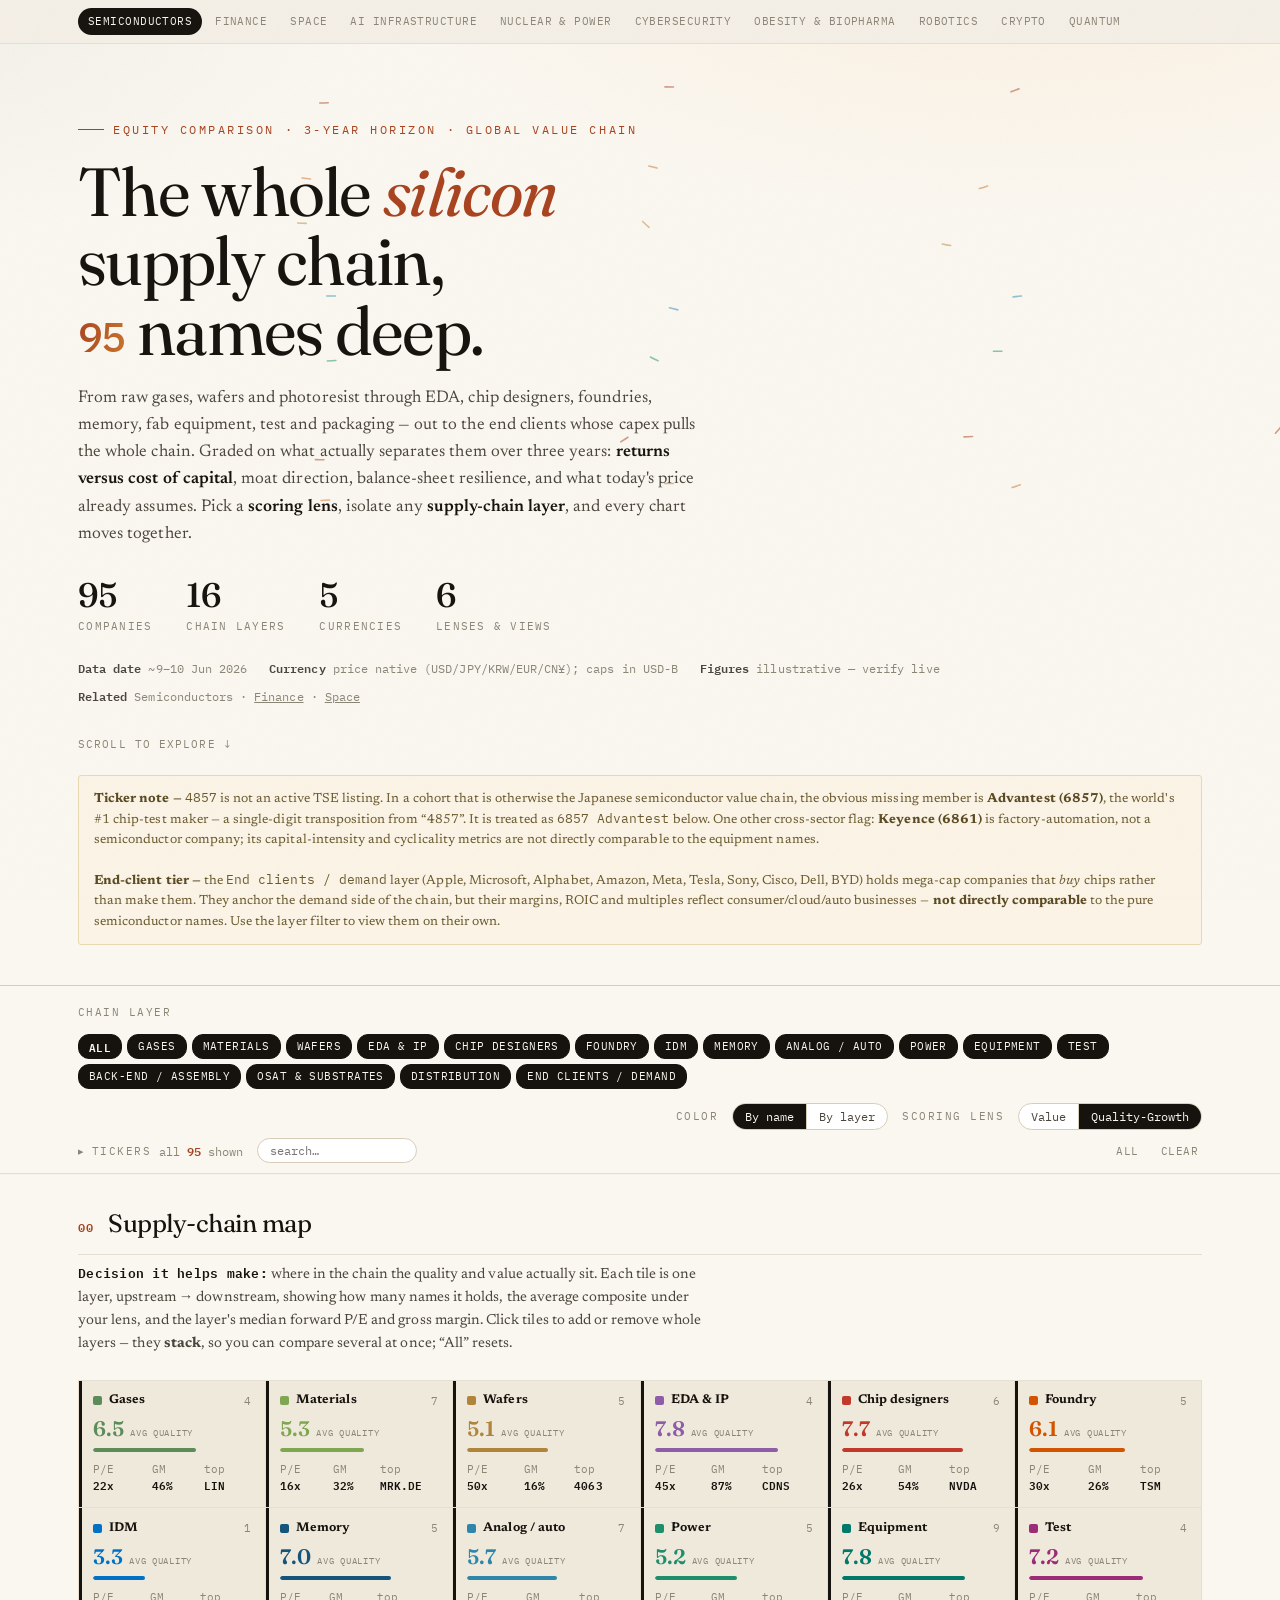
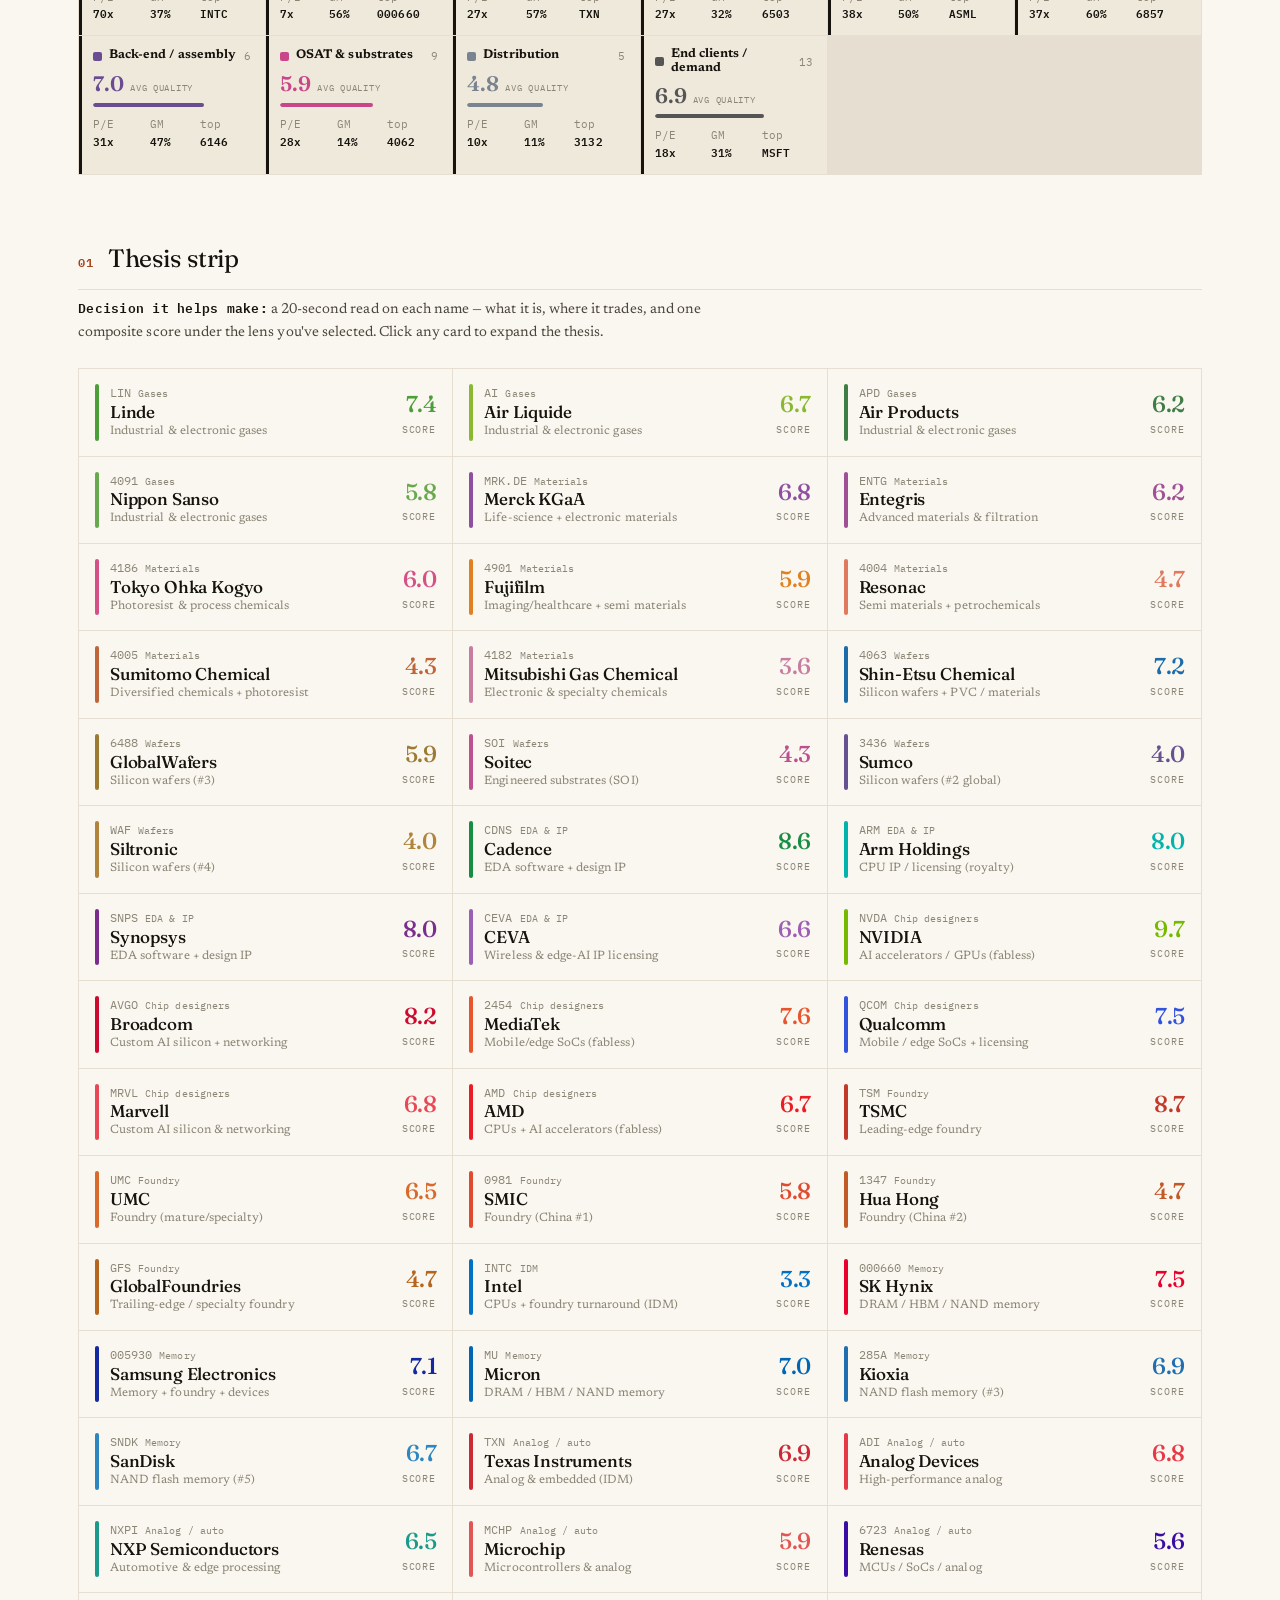
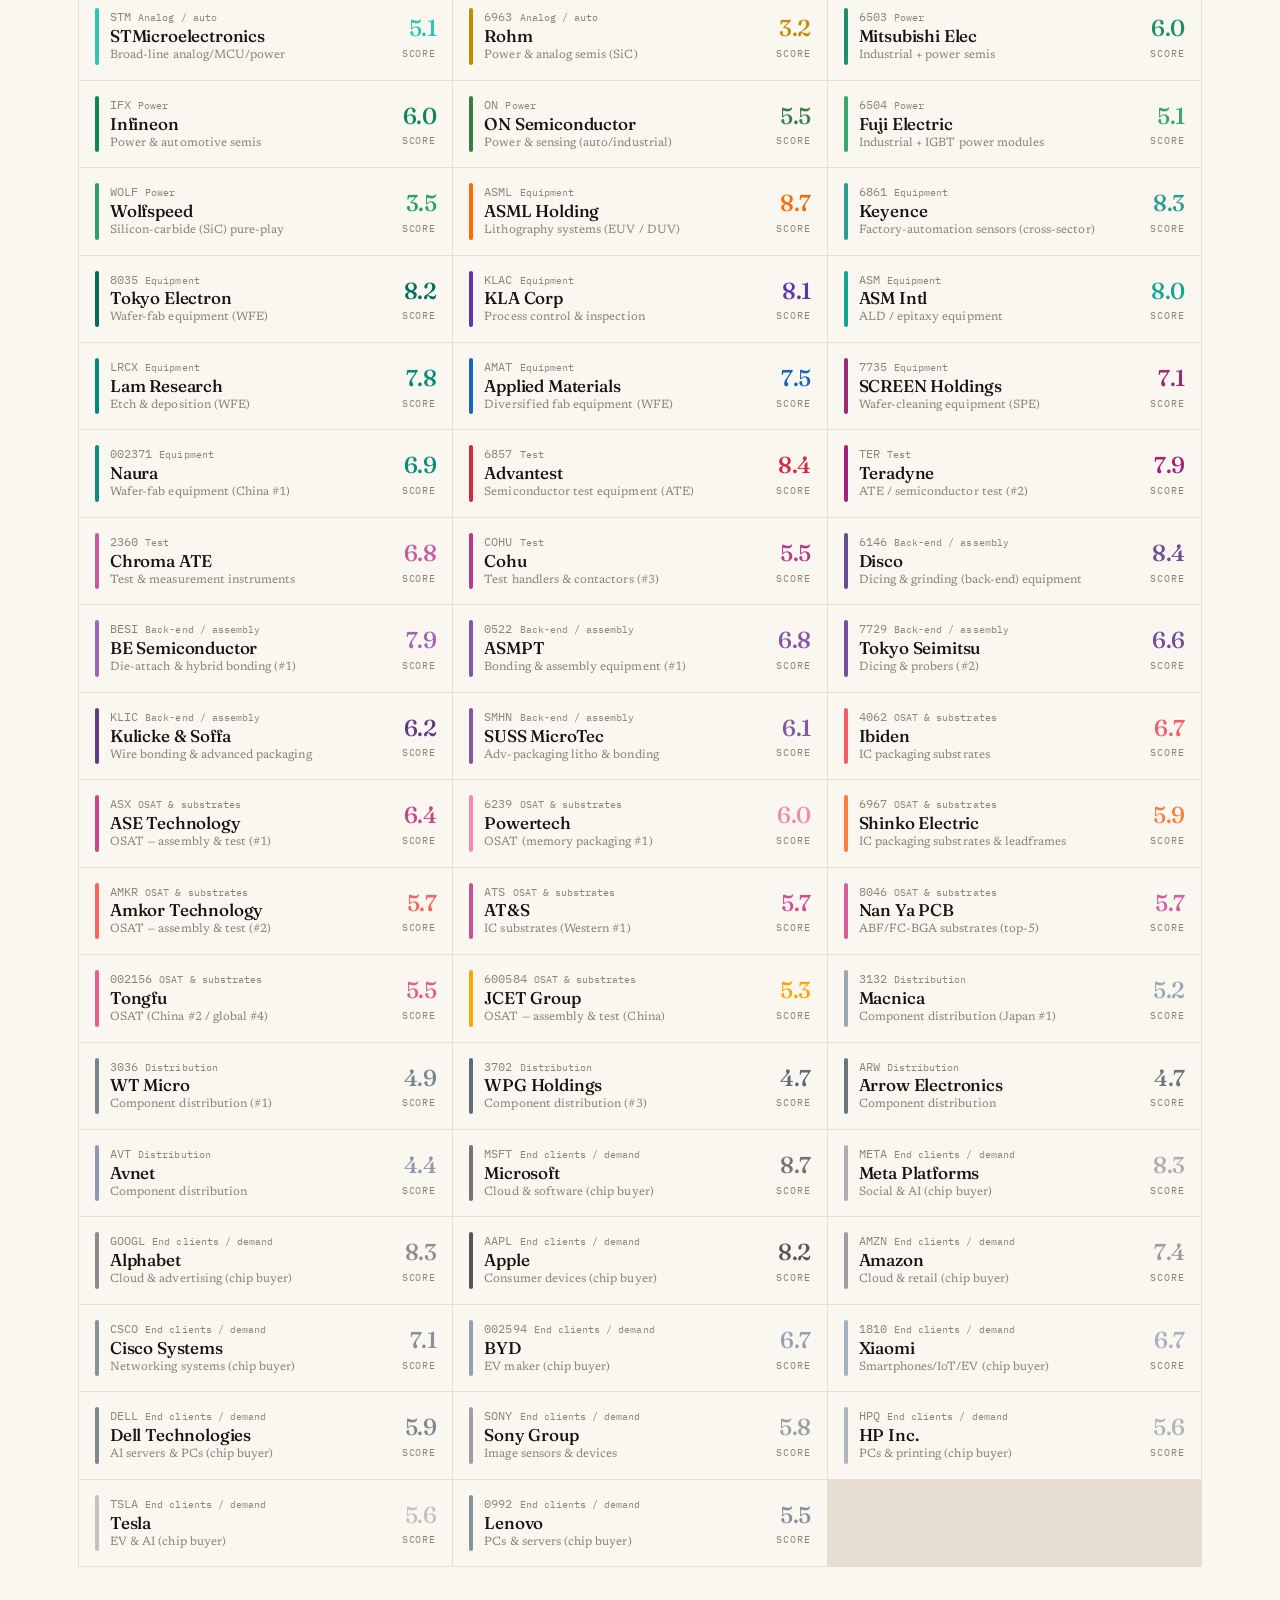
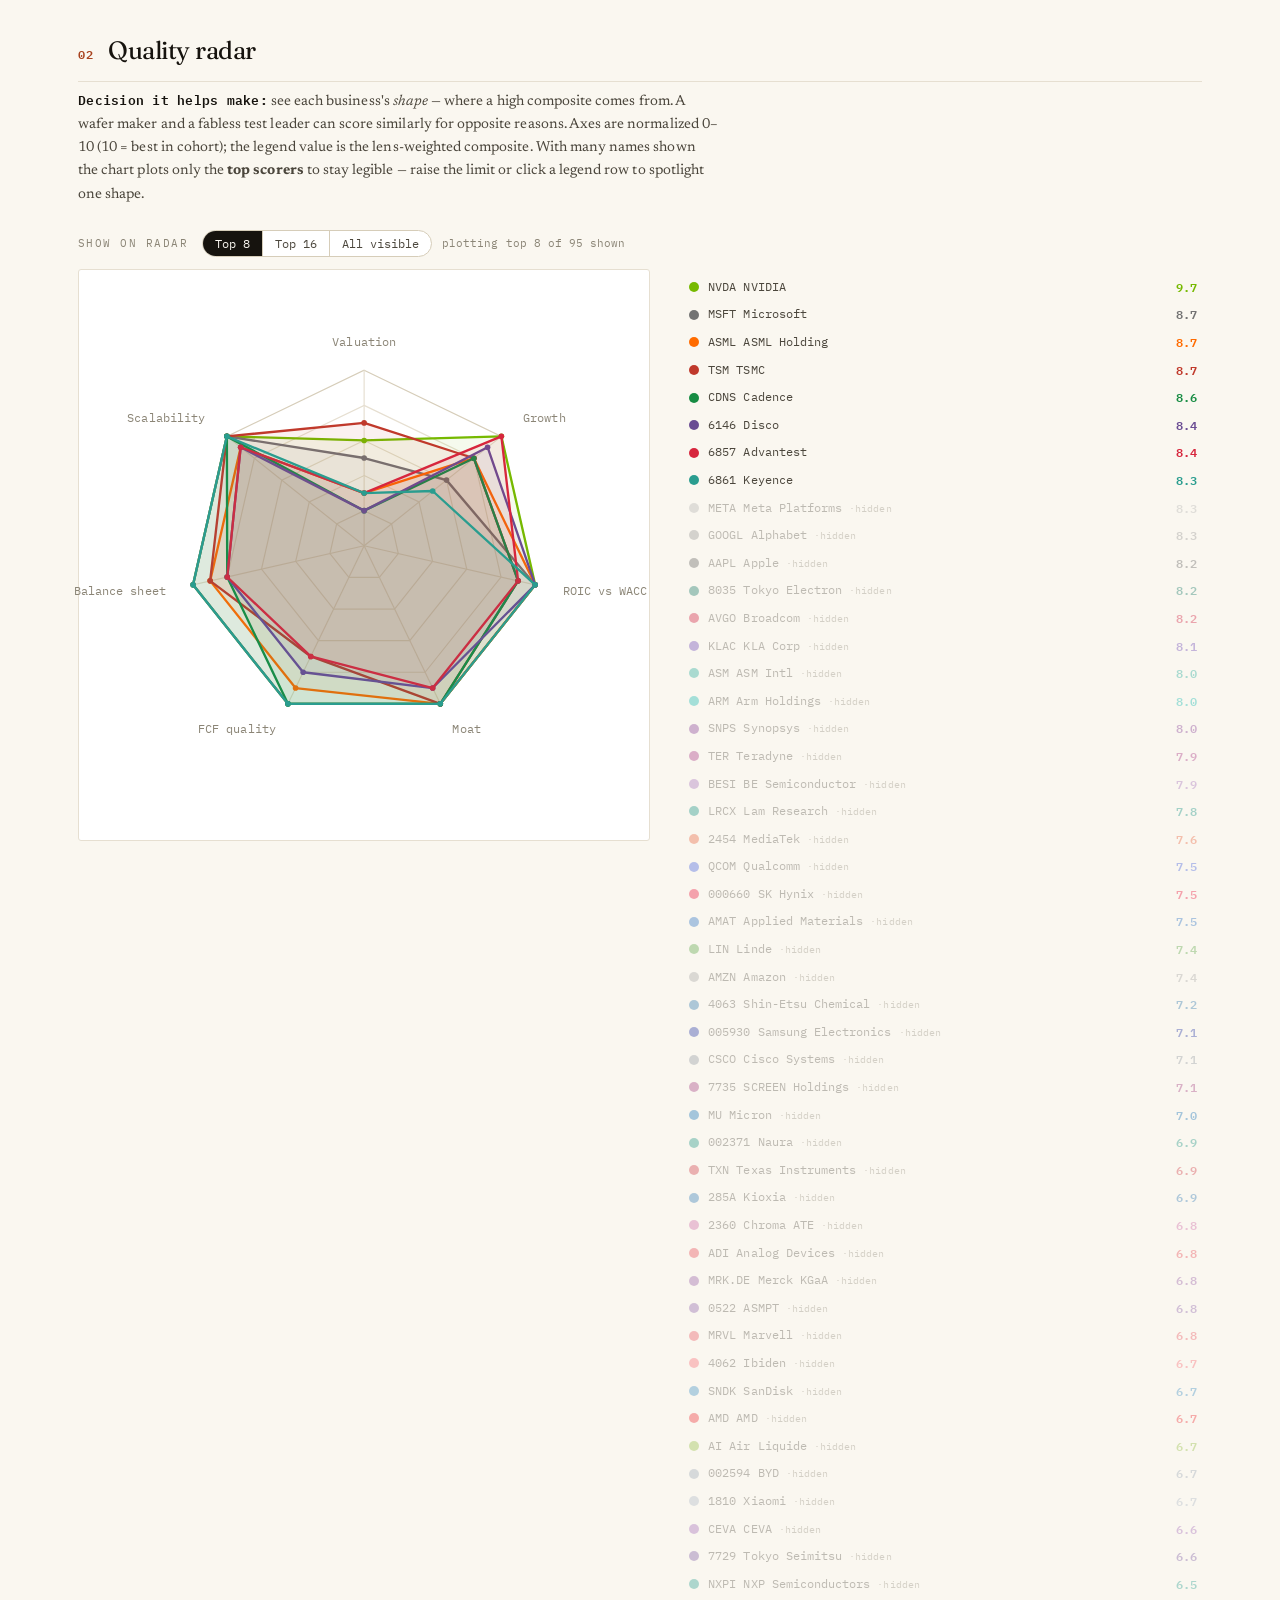
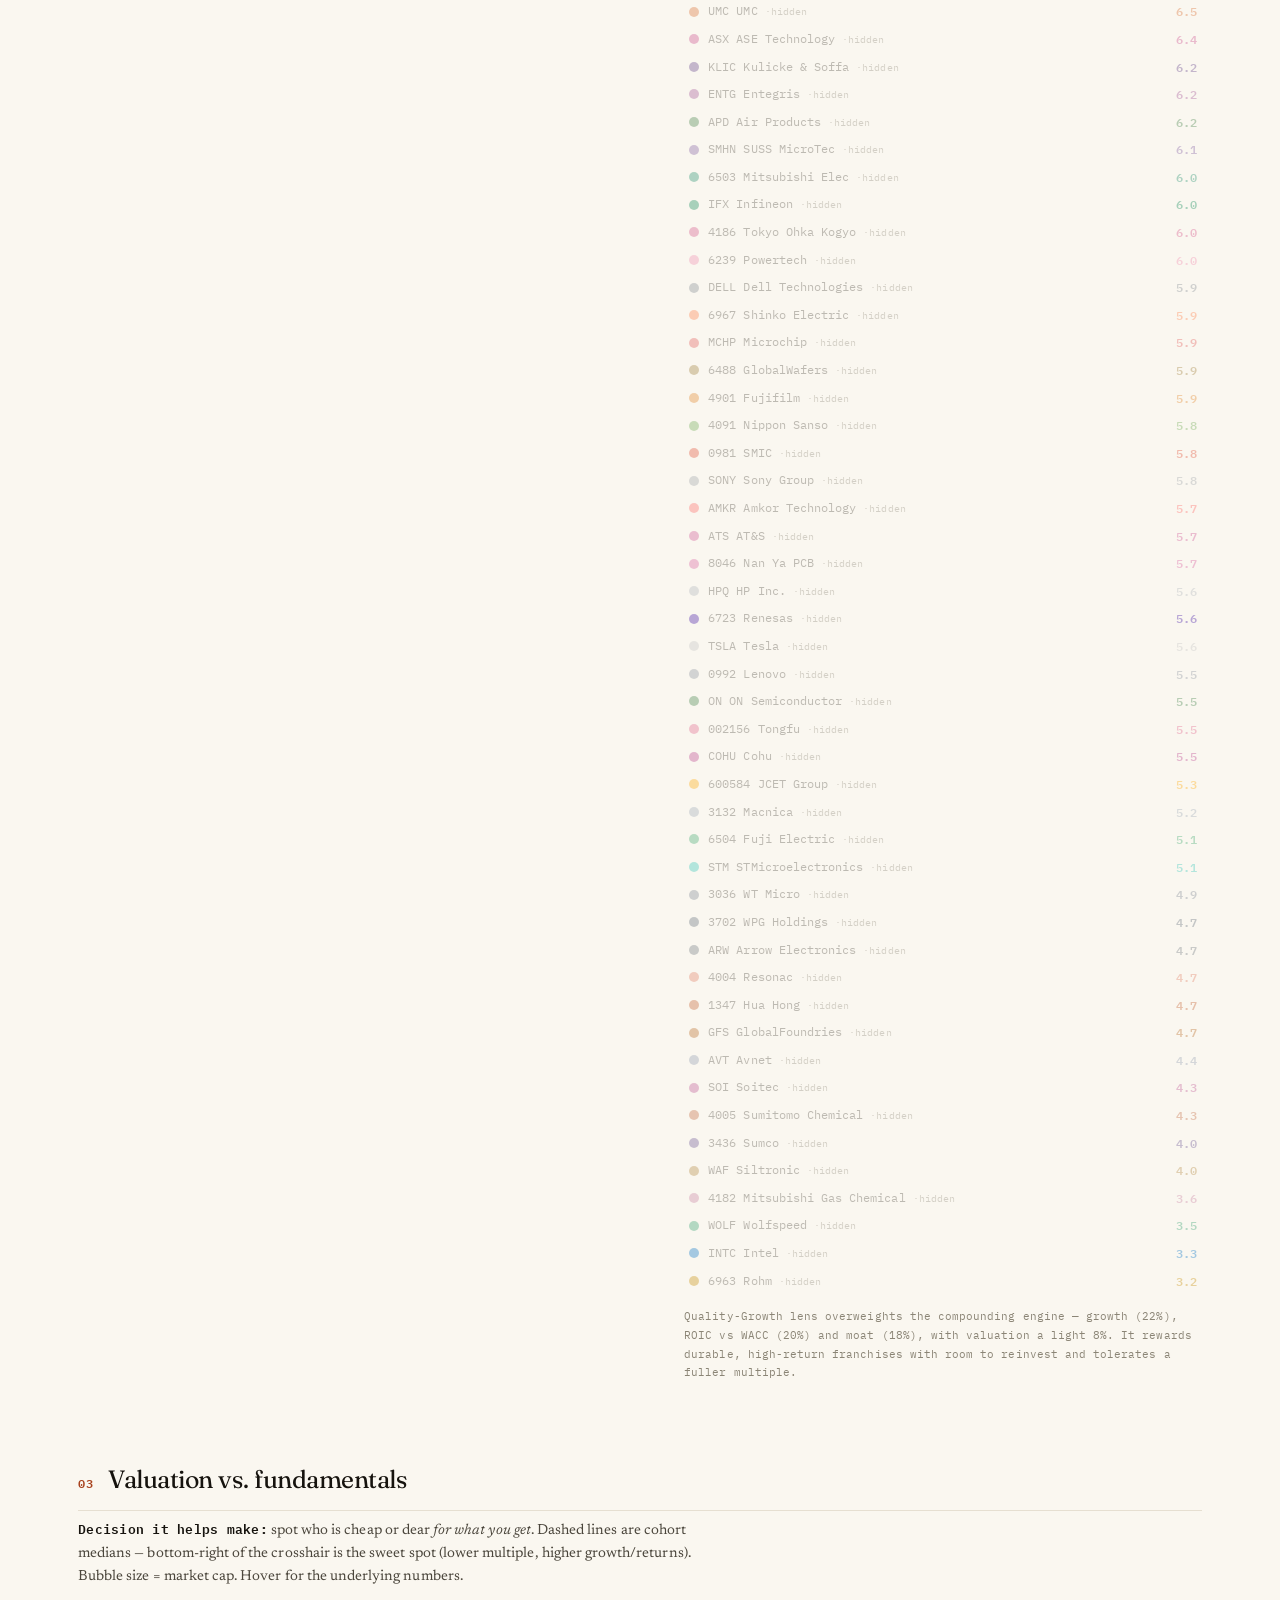
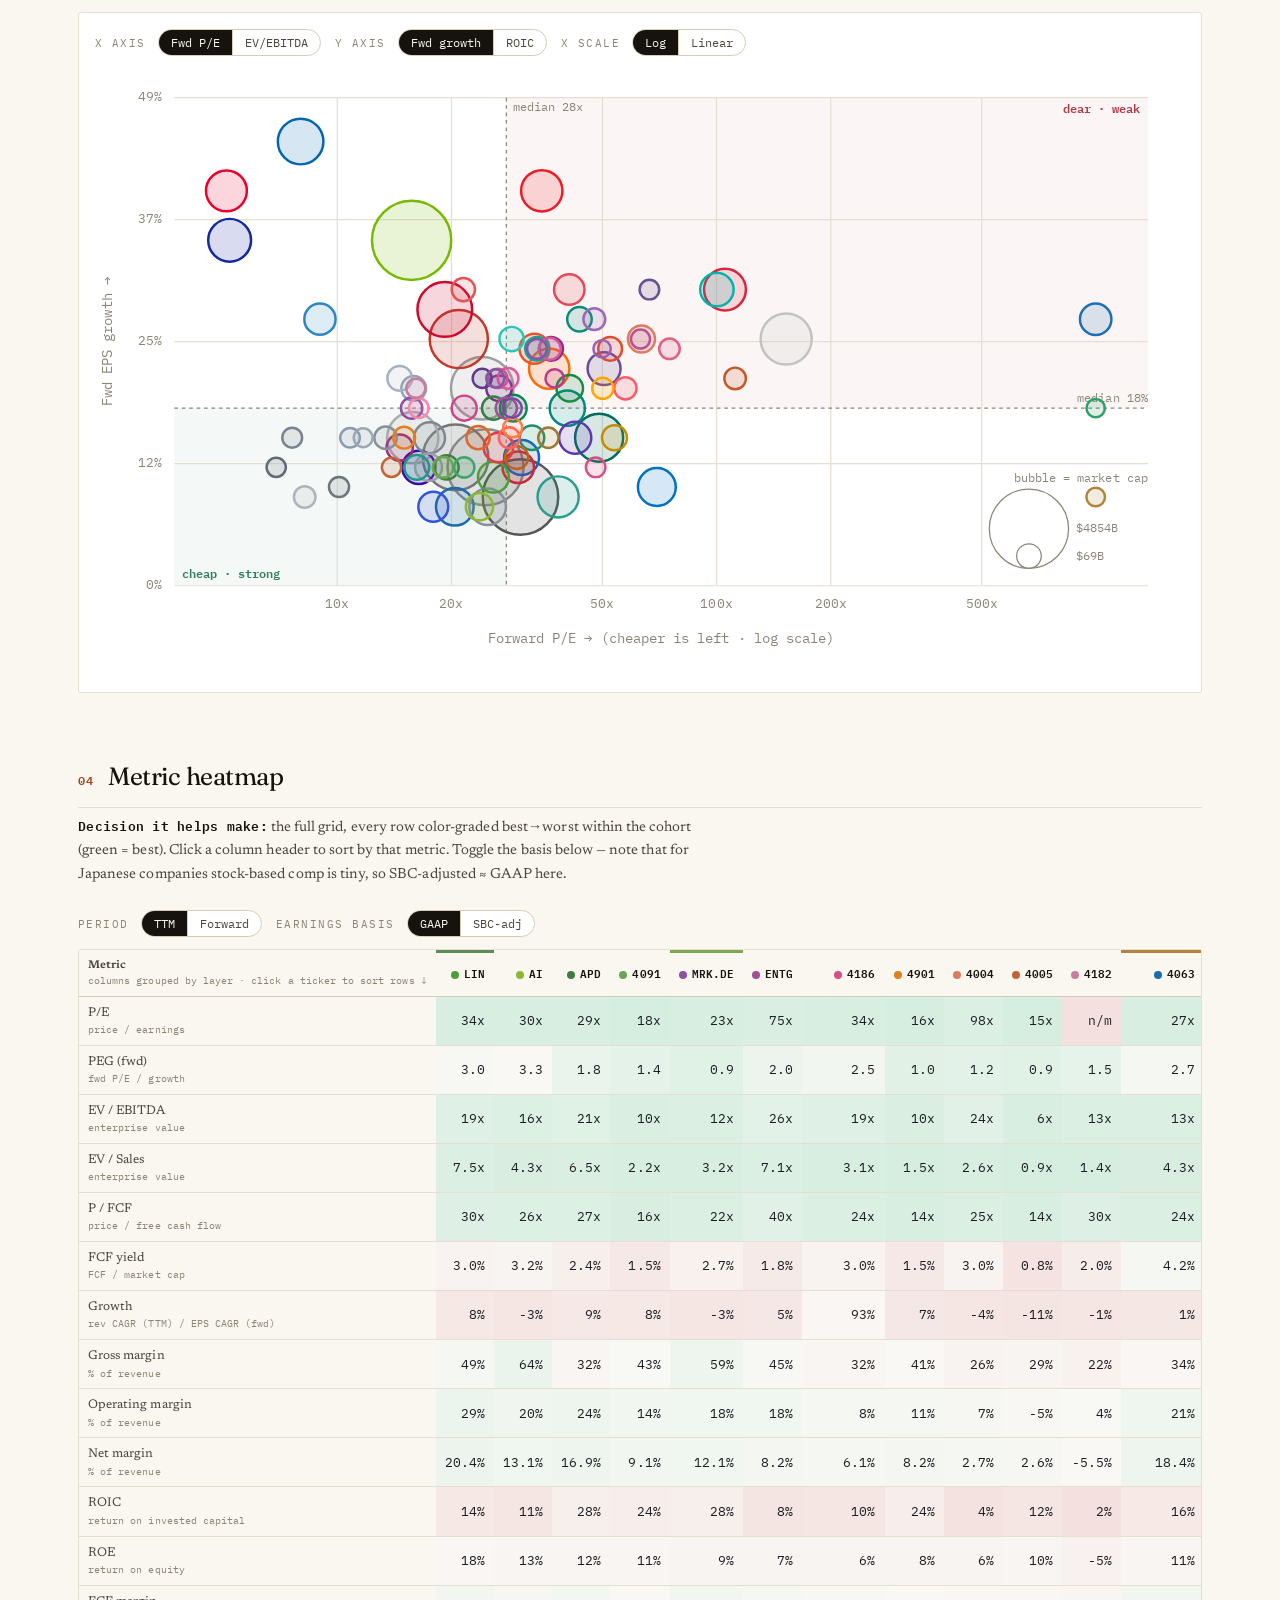
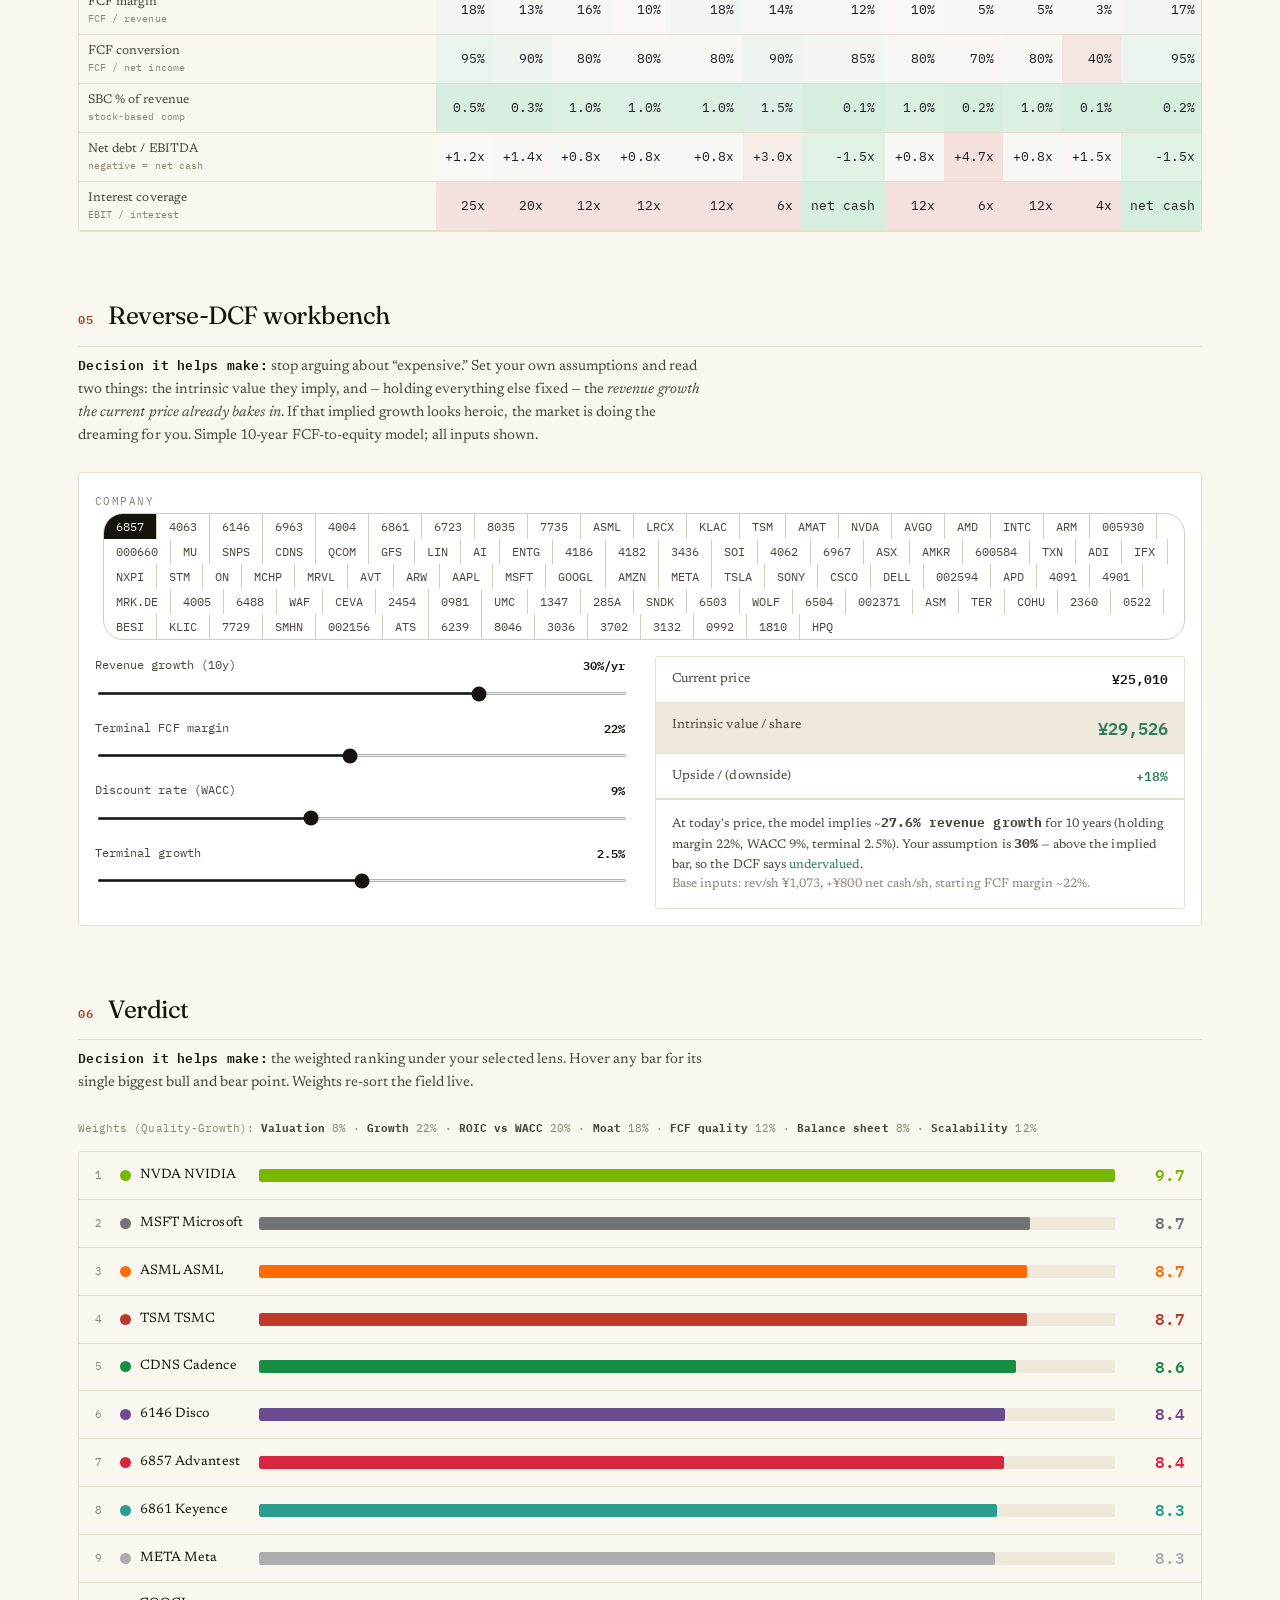
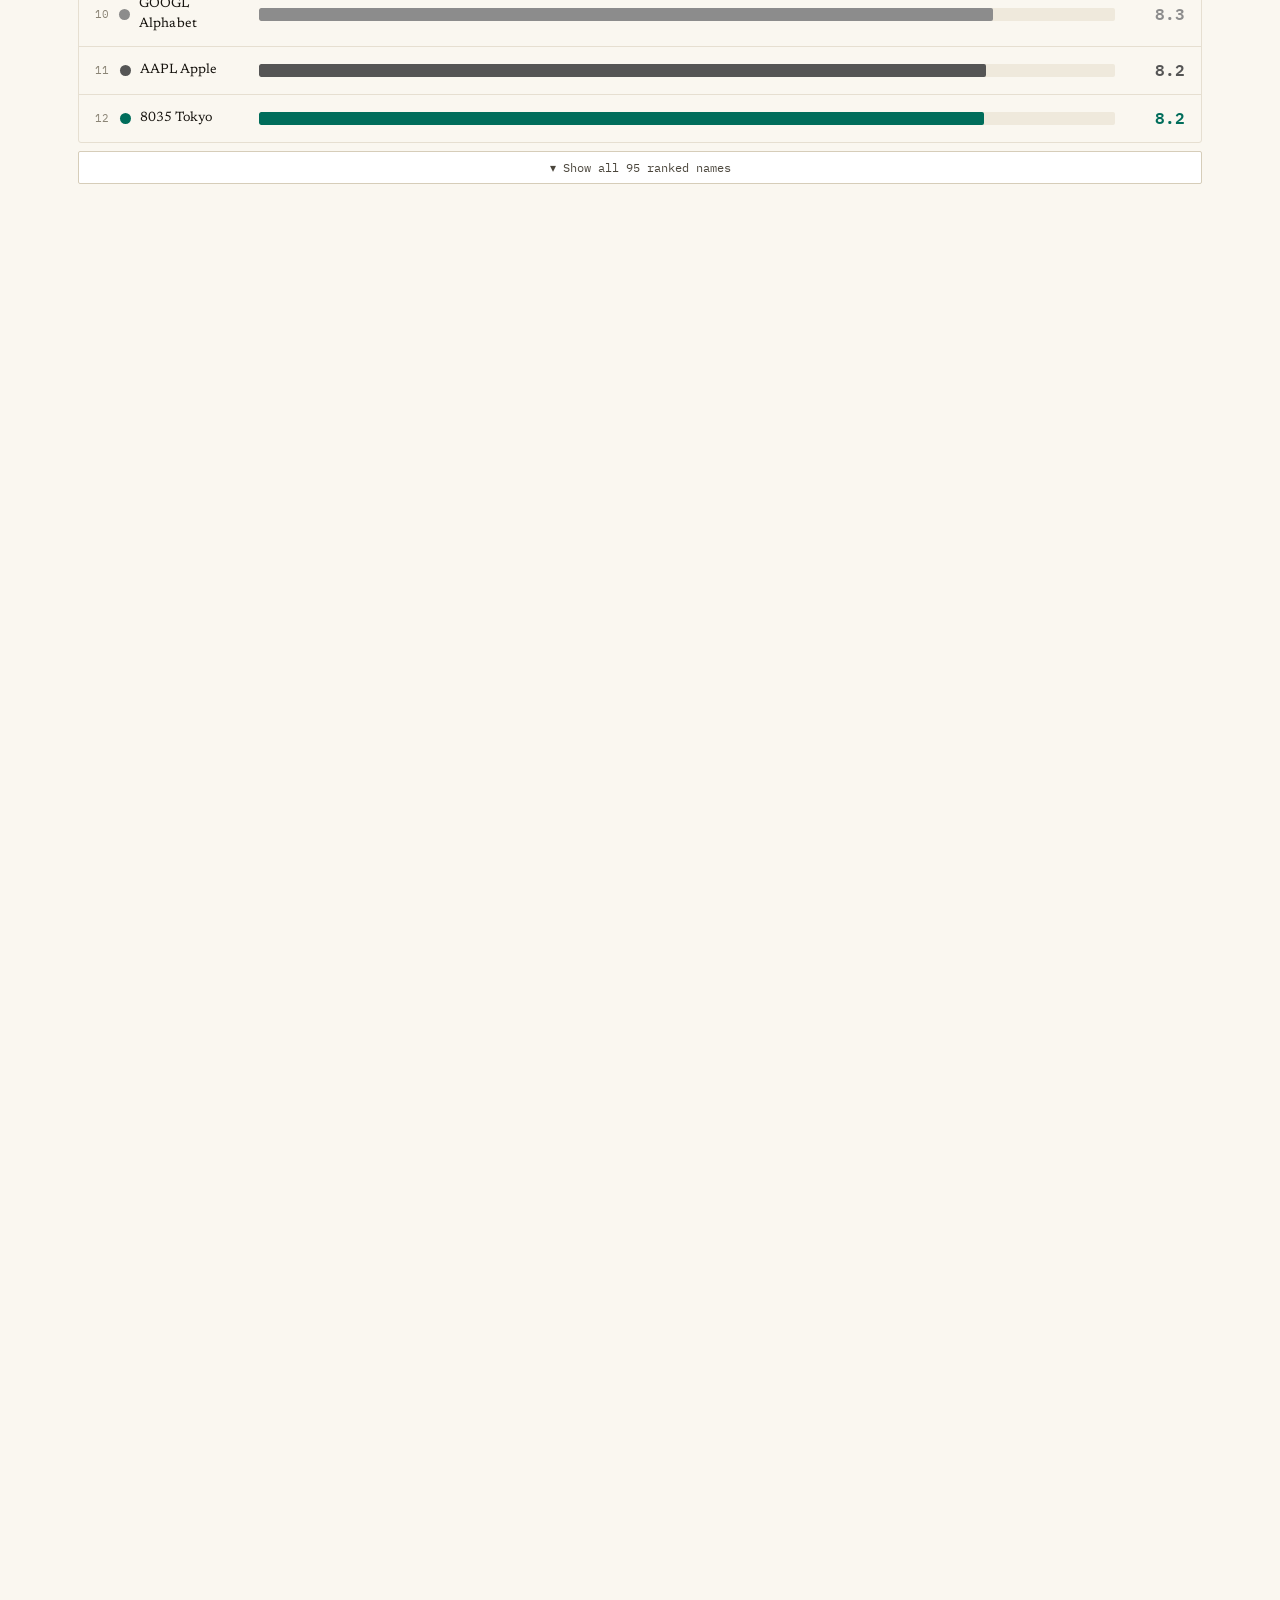
<file: index.html>
<!DOCTYPE html>
<html lang="en">
<head>
<meta charset="utf-8">
<meta name="viewport" content="width=device-width, initial-scale=1">
<title>Global Semiconductor Value Chain — 3-Year Comparison</title>
<link rel="preconnect" href="https://fonts.googleapis.com">
<link rel="preconnect" href="https://fonts.gstatic.com" crossorigin>
<link href="https://fonts.googleapis.com/css2?family=Fraunces:ital,opsz,wght@0,9..144,400;0,9..144,500;0,9..144,600;1,9..144,400&family=Newsreader:ital,opsz@0,6..72;1,6..72&family=IBM+Plex+Mono:wght@400;500;600&display=swap" rel="stylesheet">
<link rel="stylesheet" href="assets/styles.css">
</head>
<body>
<!-- Thin shell: the data file sets window.CONFIG, the shared engine renders it. -->
<script src="data/semiconductors.js"></script>
<script src="assets/engine.js"></script>
</body>
</html>
</file>
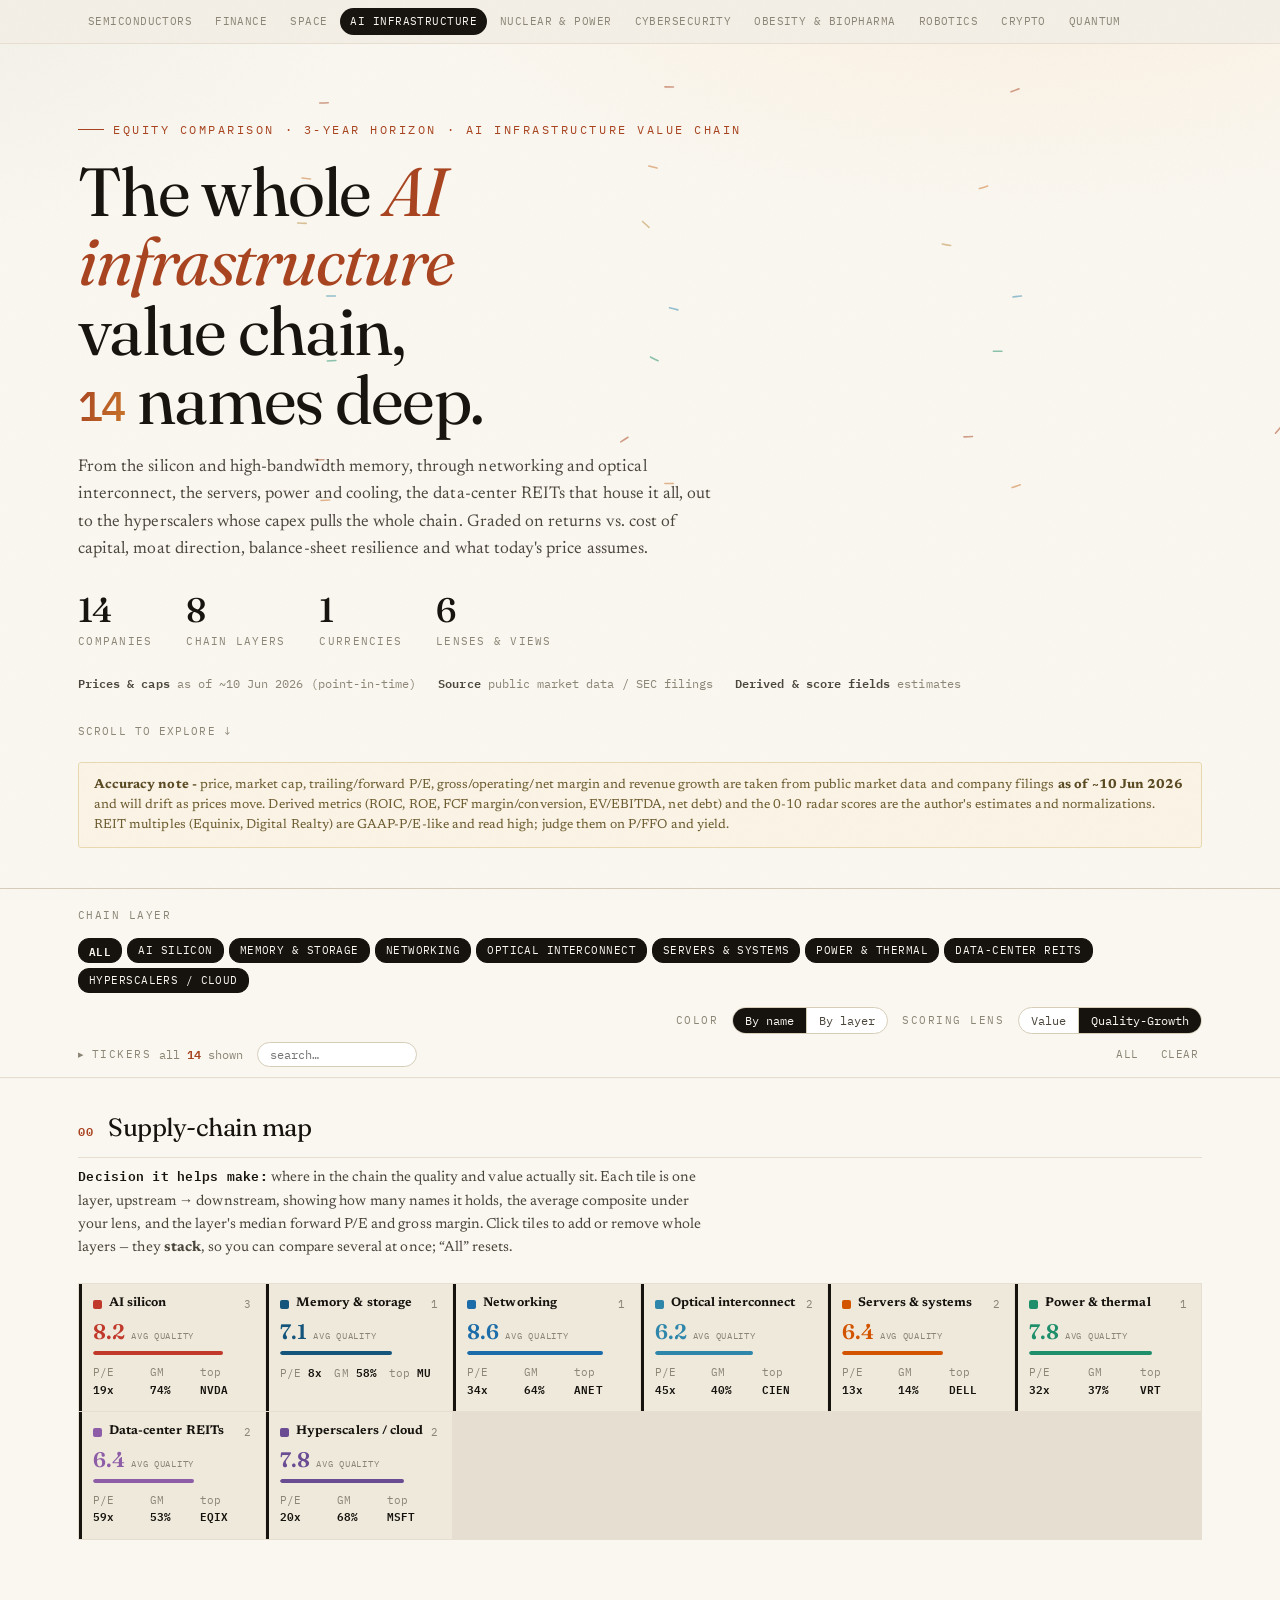
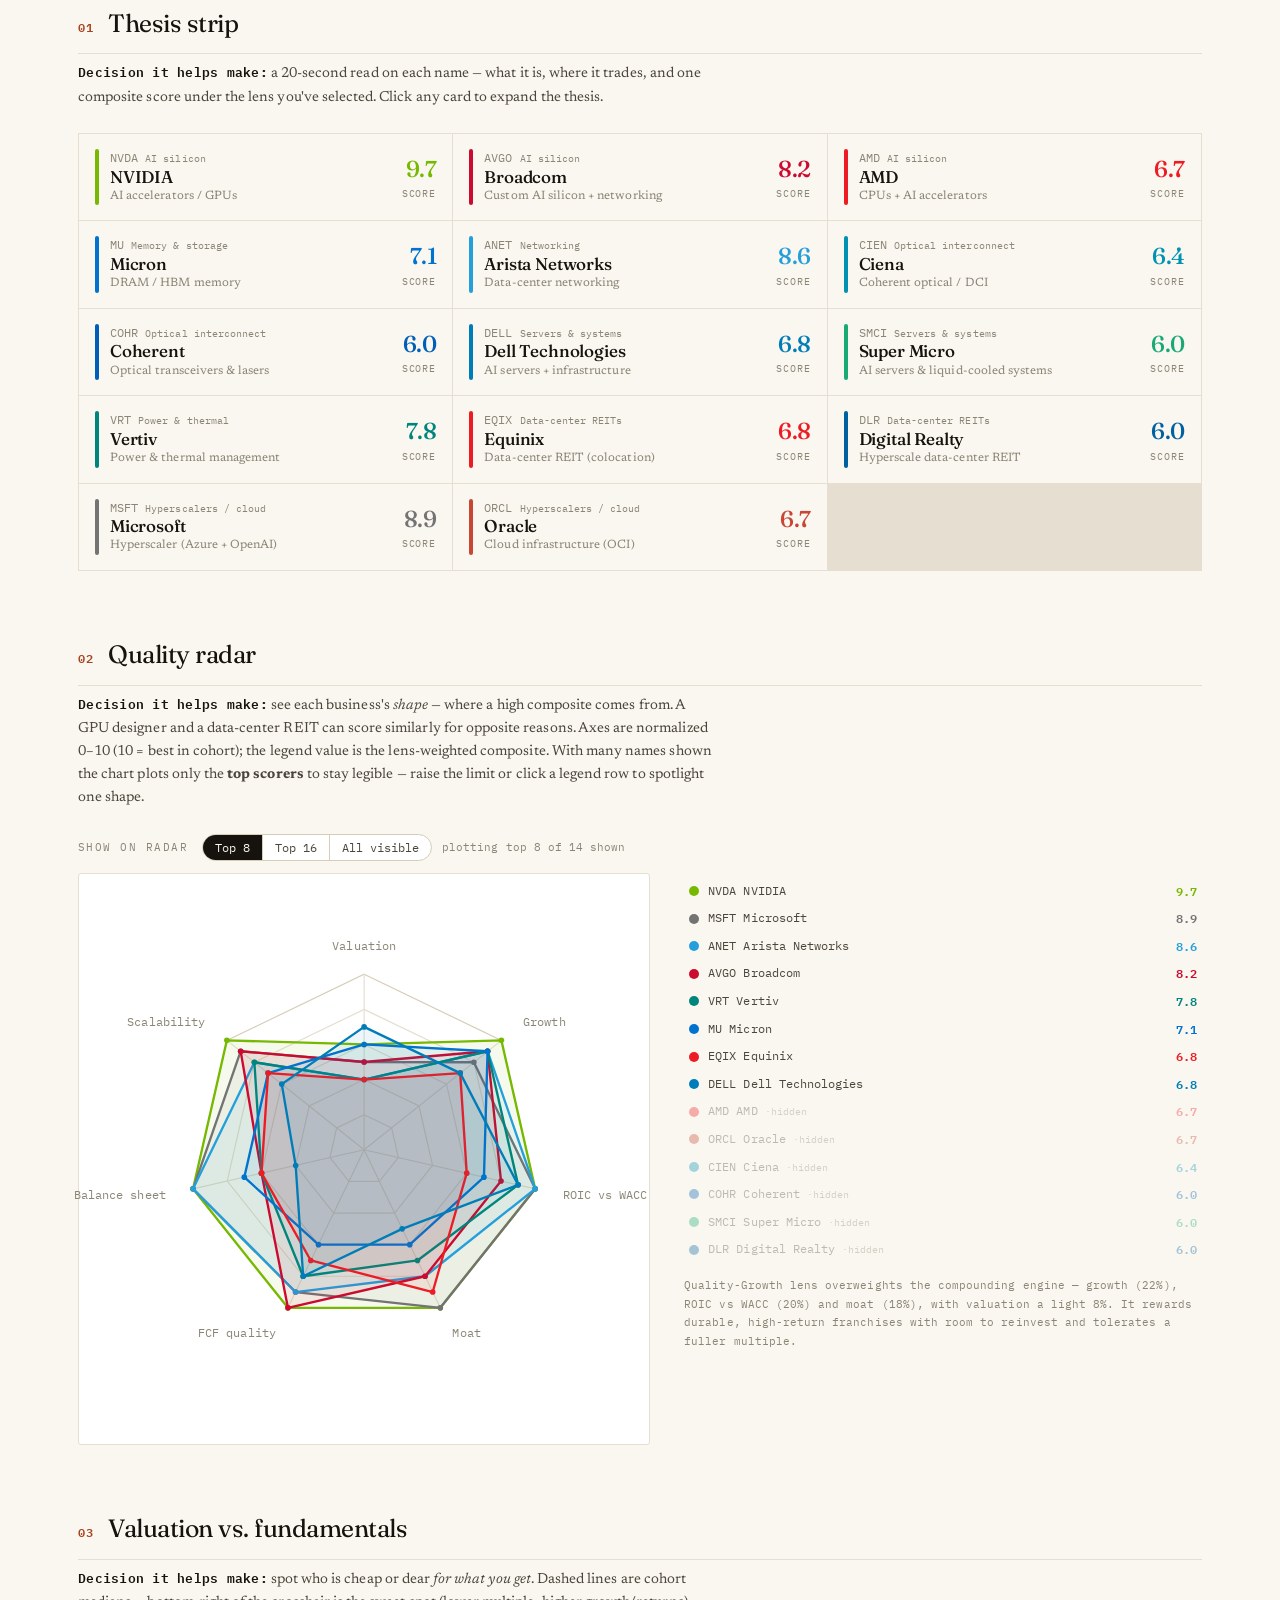
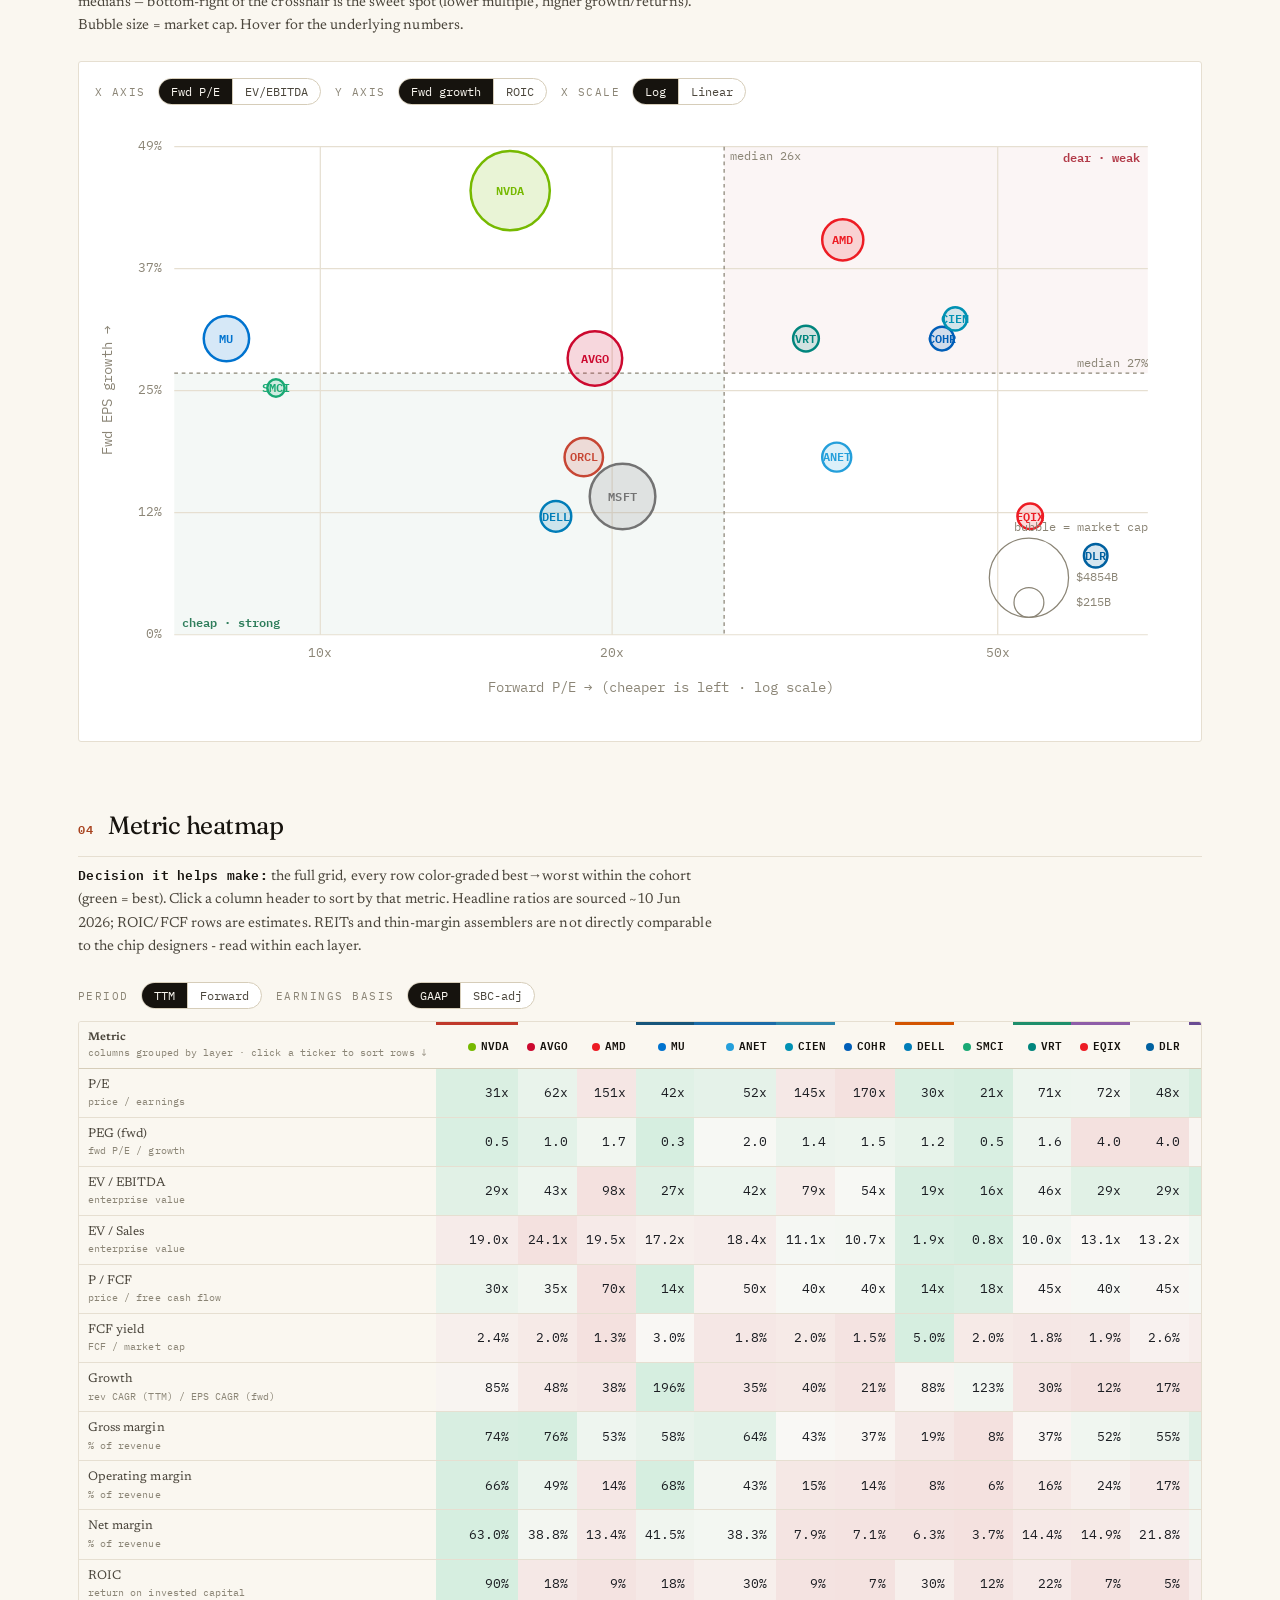
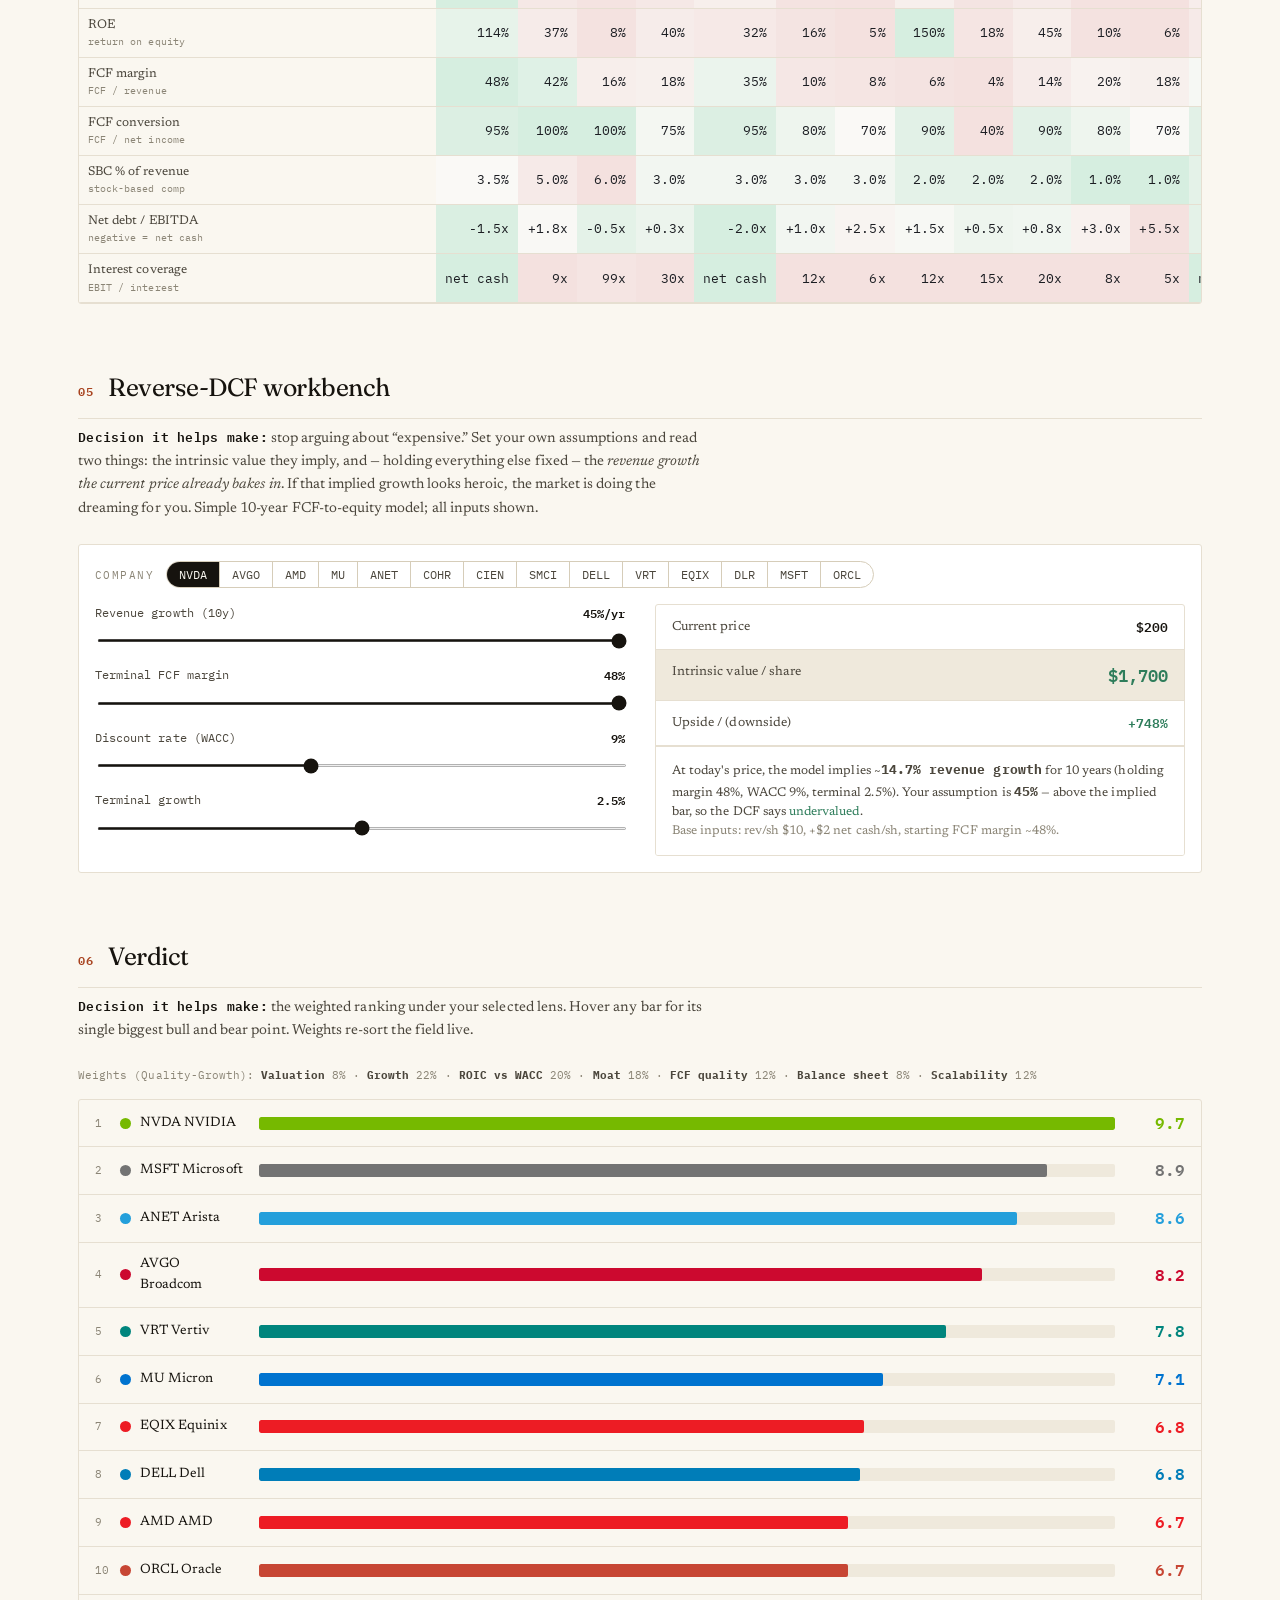
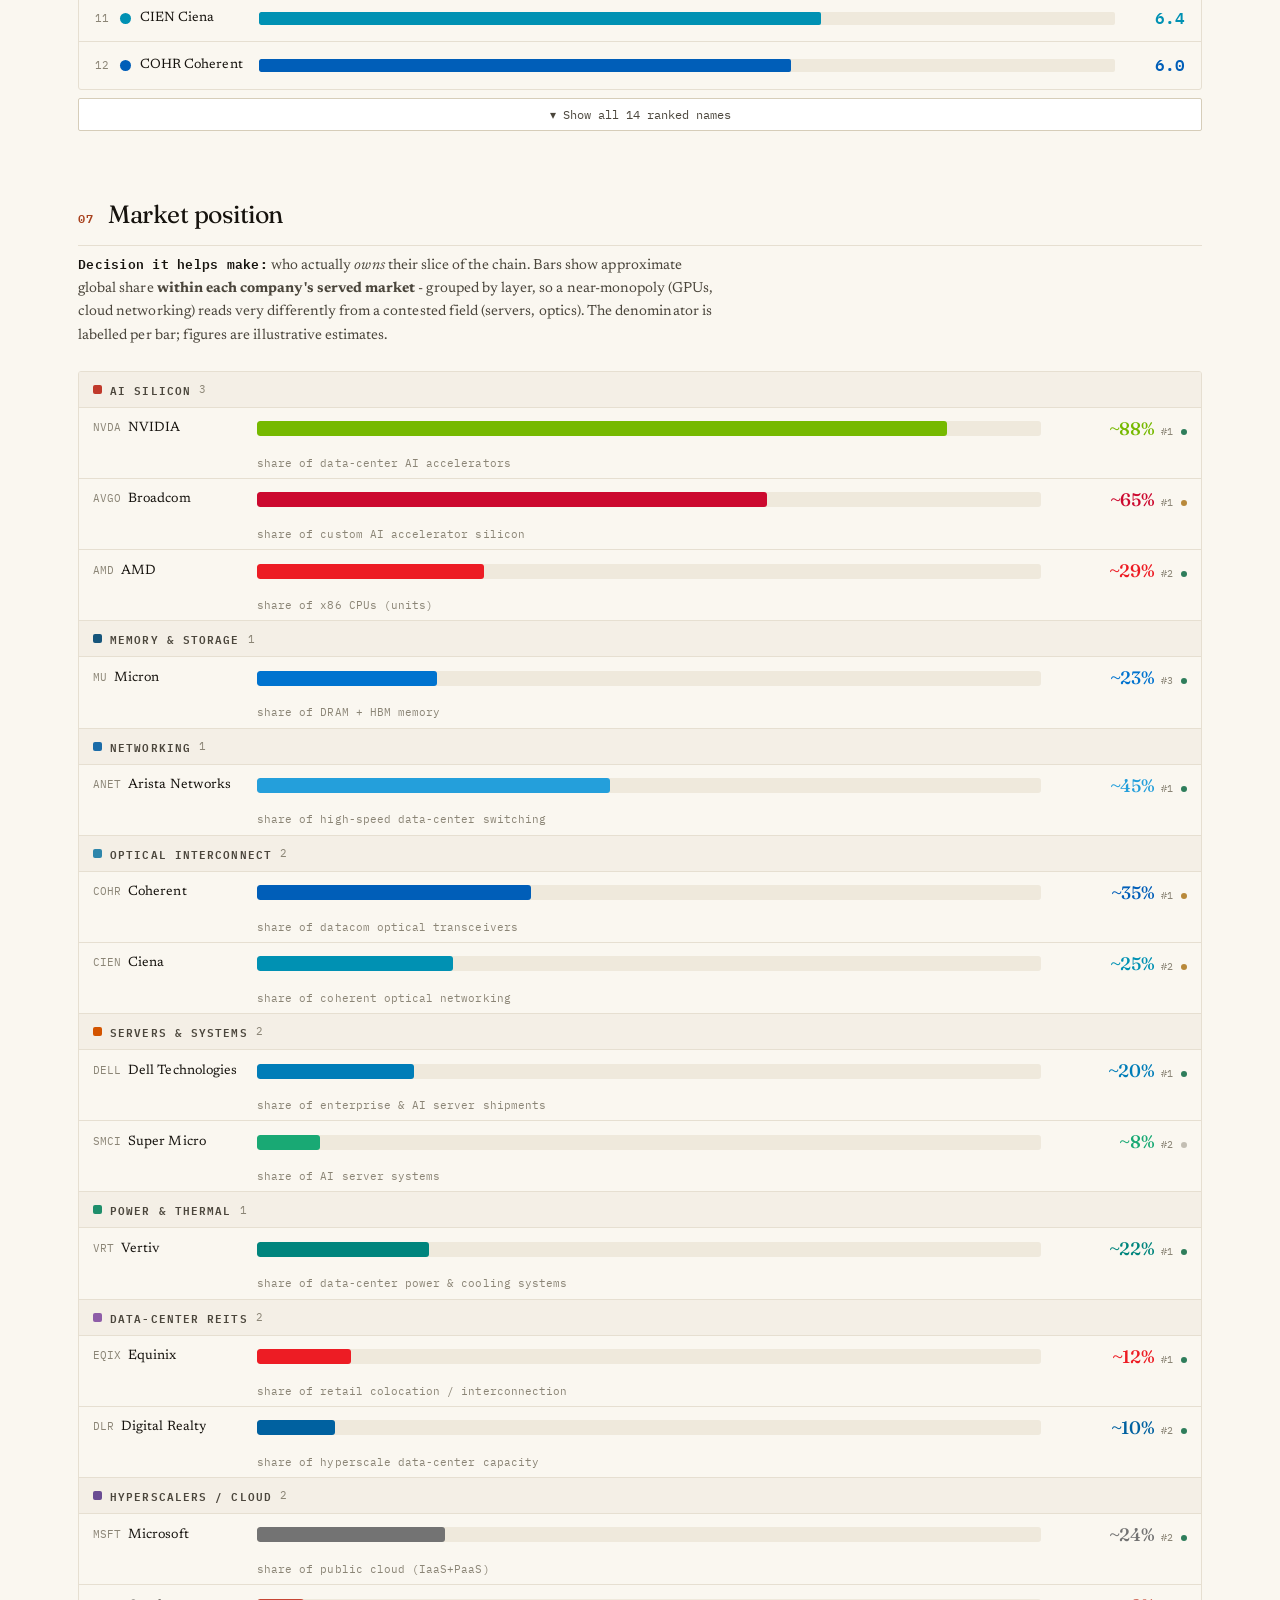
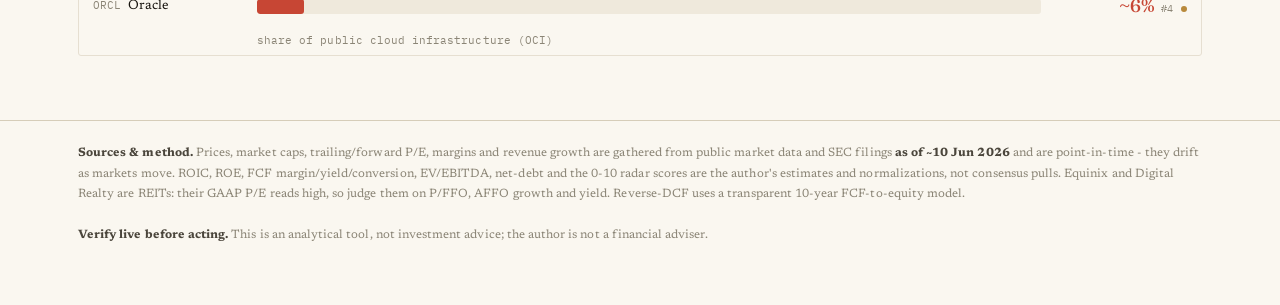
<file: ai-infra.html>
<!DOCTYPE html>
<html lang="en">
<head>
<meta charset="utf-8">
<meta name="viewport" content="width=device-width, initial-scale=1">
<title>AI Infrastructure & Data Centers — 3-Year Comparison</title>
<link rel="preconnect" href="https://fonts.googleapis.com">
<link rel="preconnect" href="https://fonts.gstatic.com" crossorigin>
<link href="https://fonts.googleapis.com/css2?family=Fraunces:ital,opsz,wght@0,9..144,400;0,9..144,500;0,9..144,600;1,9..144,400&family=Newsreader:ital,opsz@0,6..72;1,6..72&family=IBM+Plex+Mono:wght@400;500;600&display=swap" rel="stylesheet">
<link rel="stylesheet" href="assets/styles.css">
</head>
<body>
<script src="data/ai-infra.js"></script>
<script src="assets/engine.js"></script>
</body>
</html>
</file>
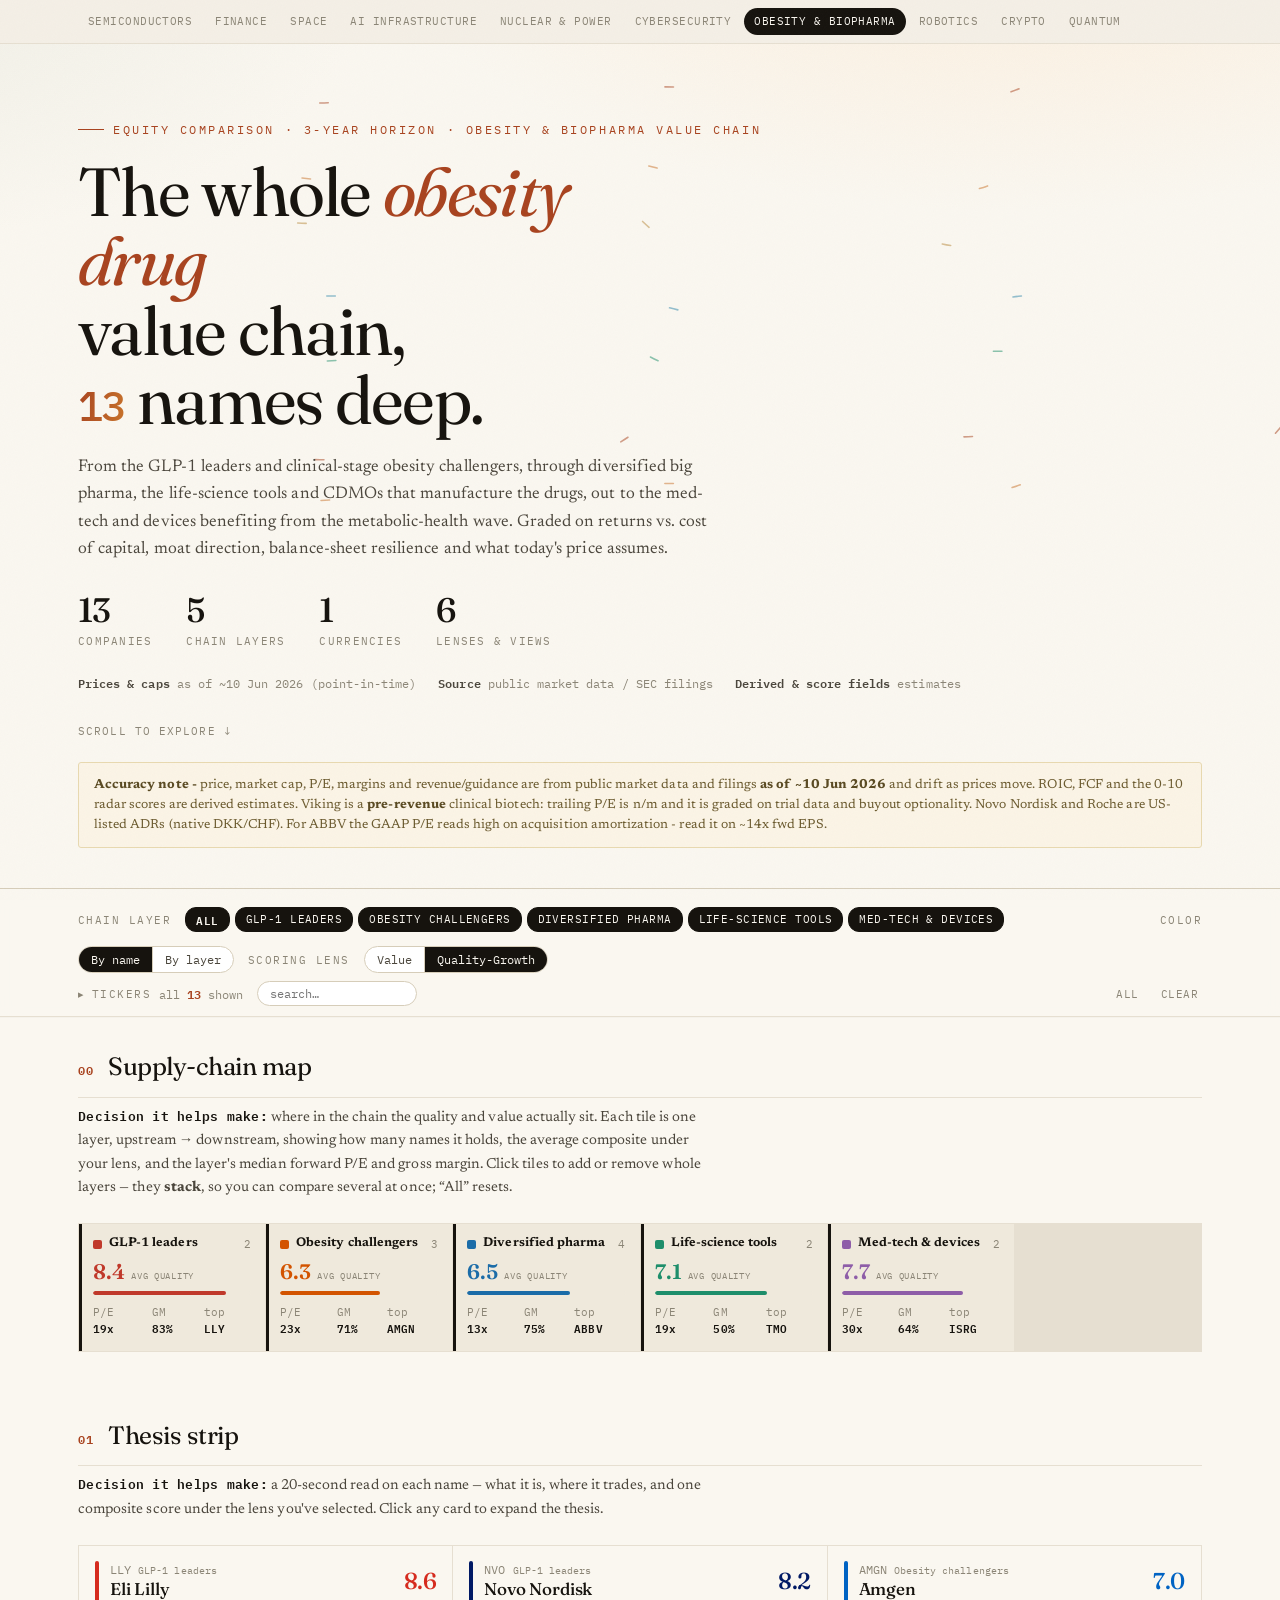
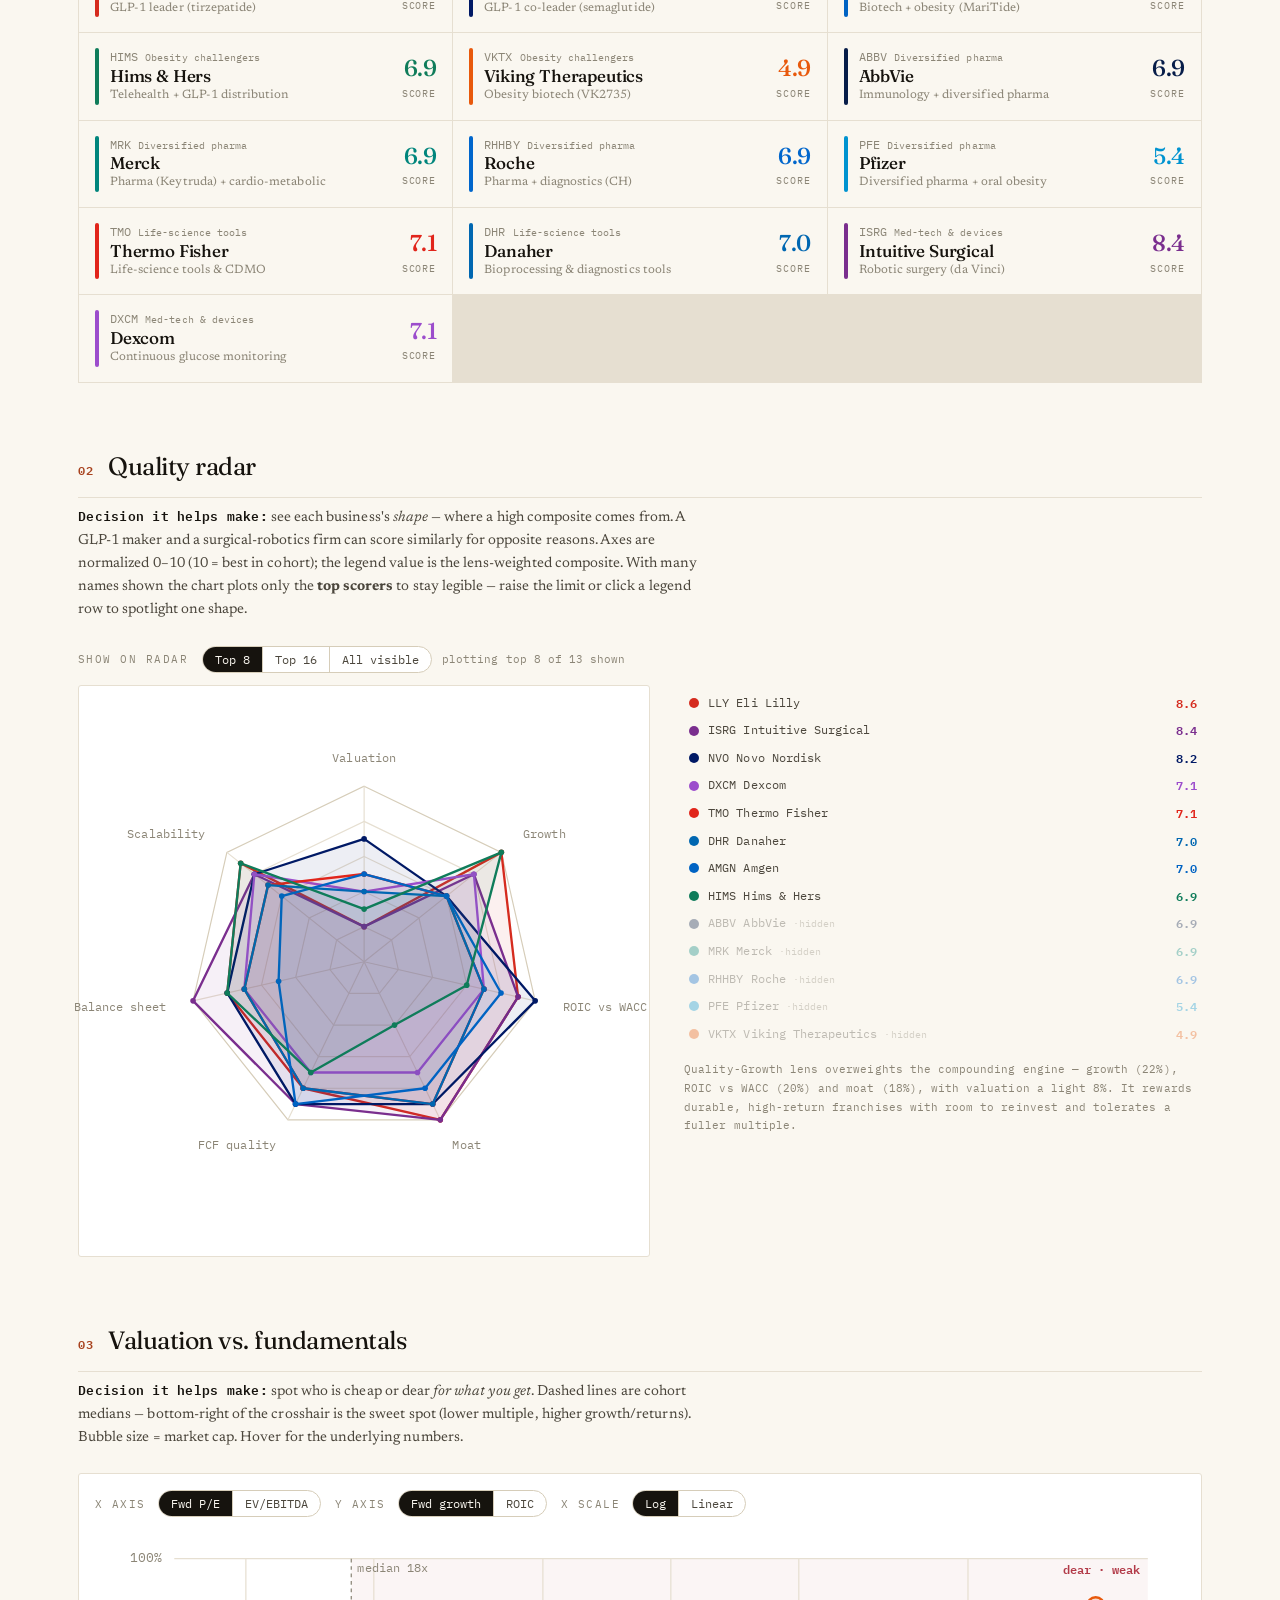
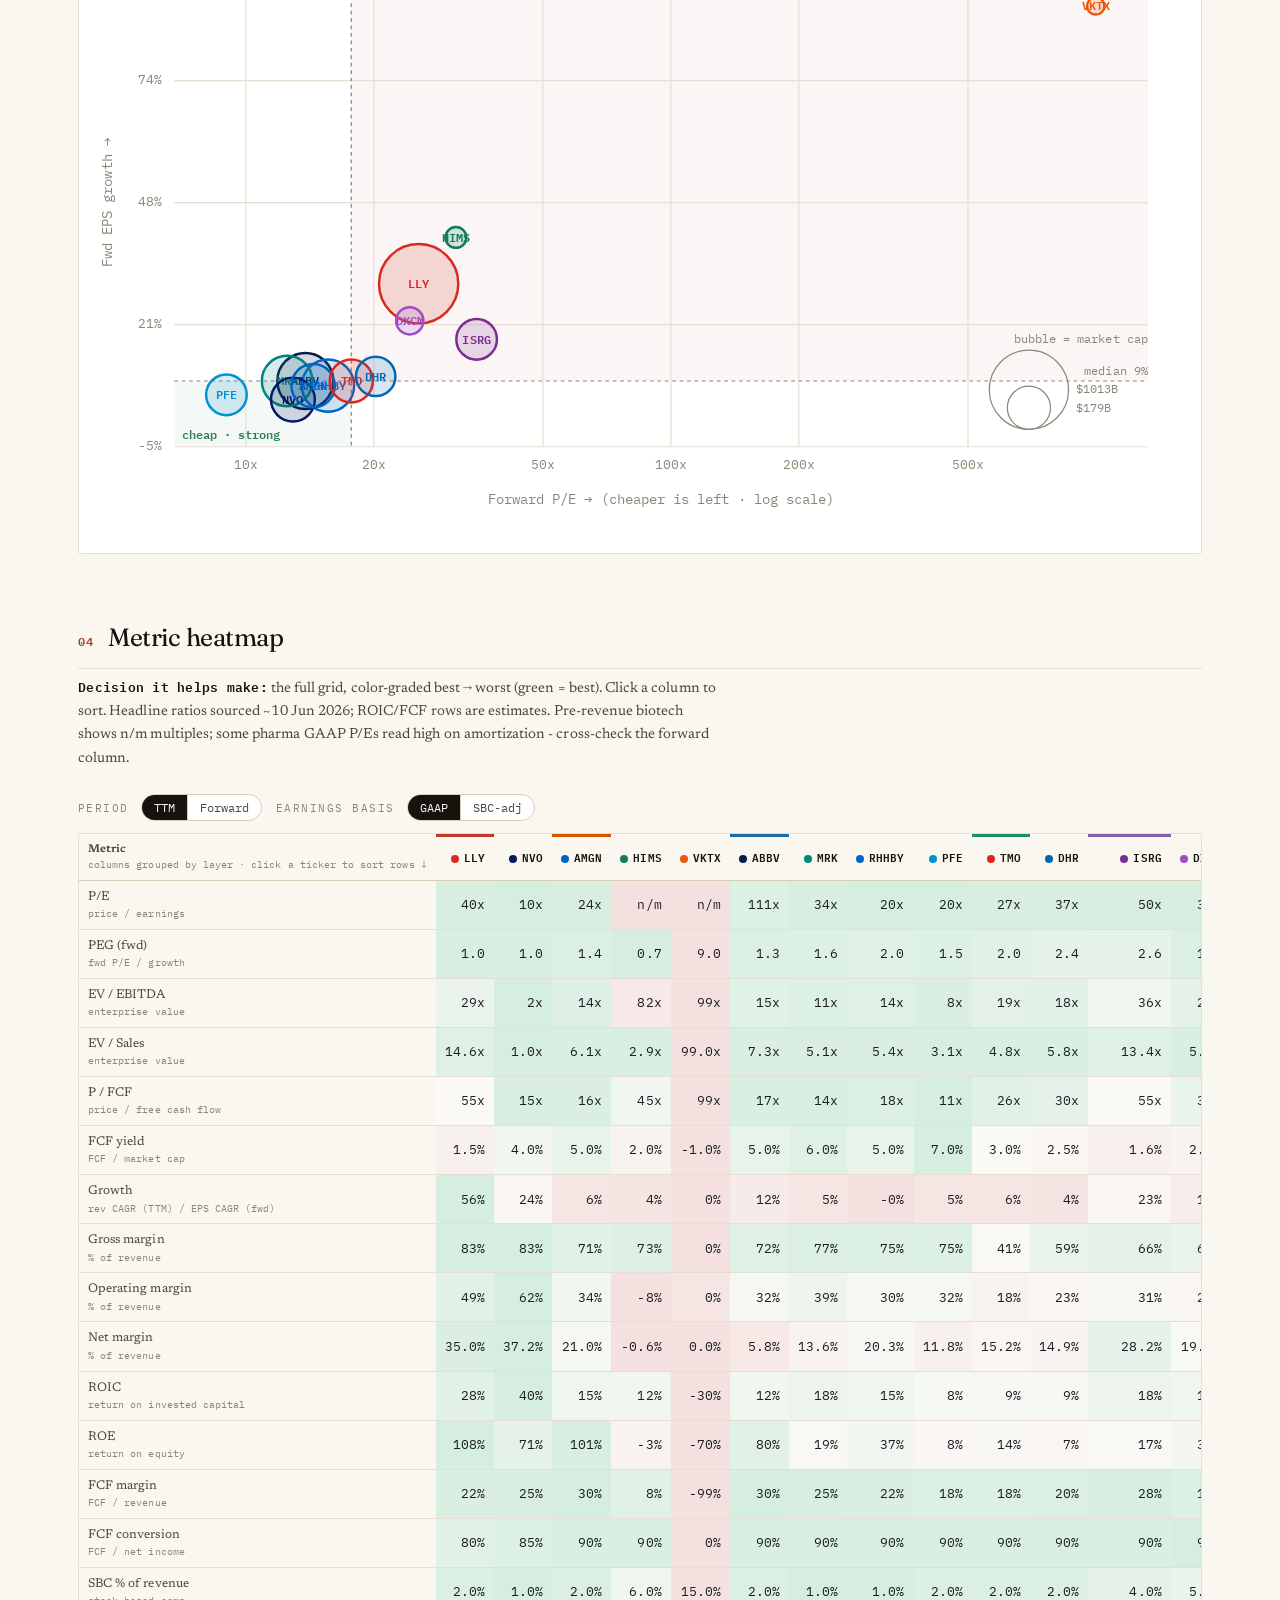
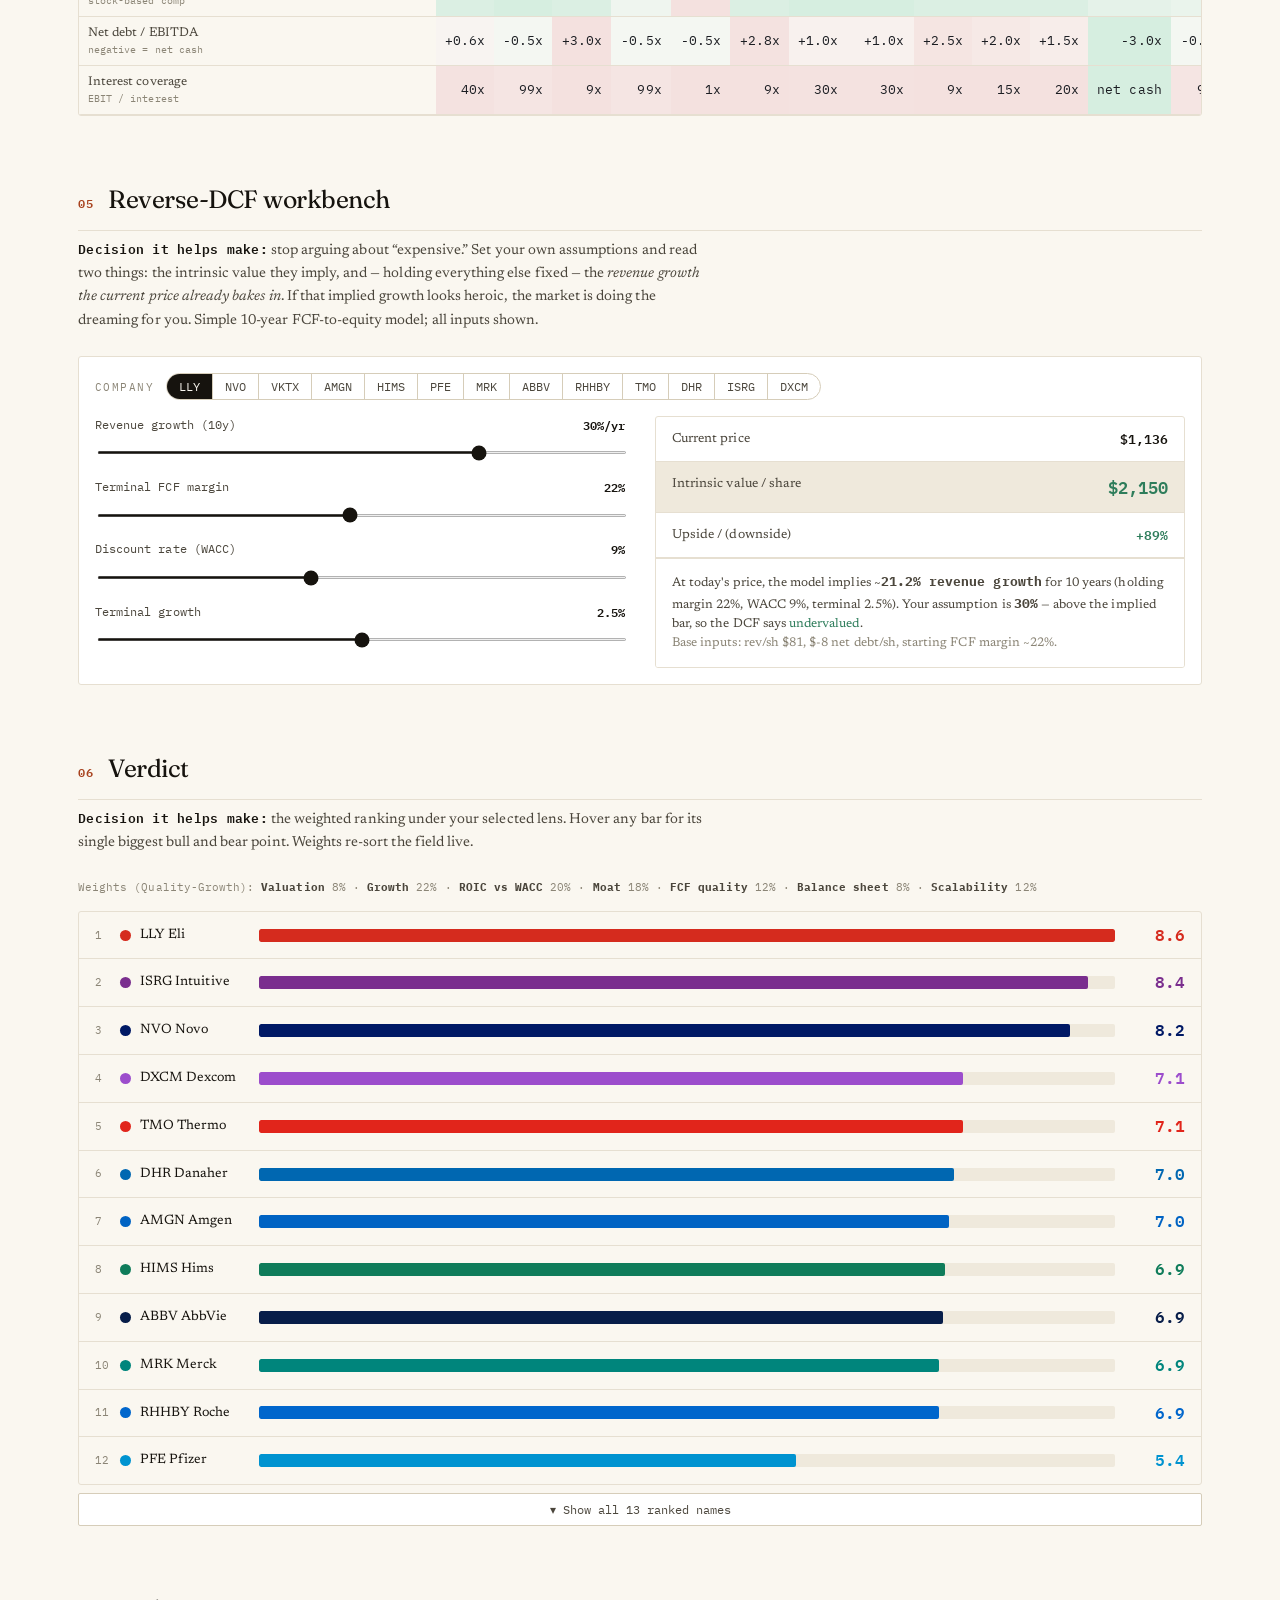
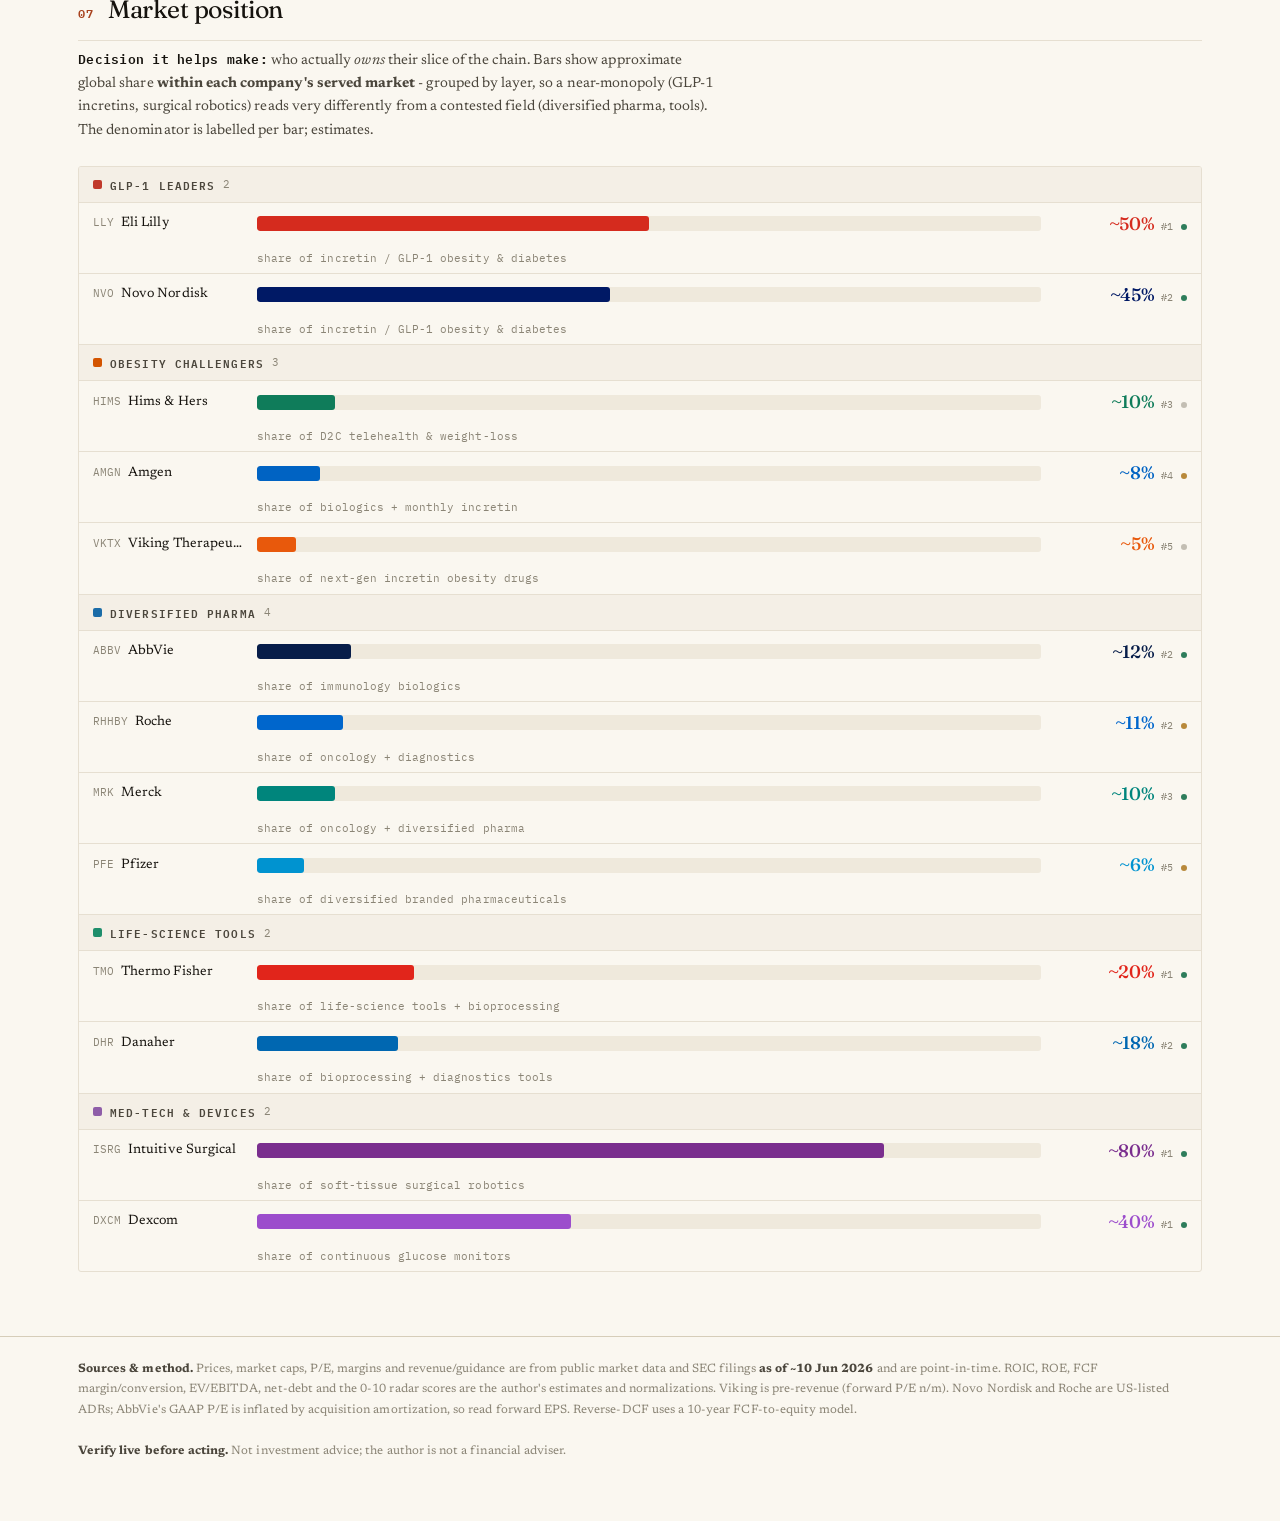
<file: biopharma.html>
<!DOCTYPE html>
<html lang="en">
<head>
<meta charset="utf-8">
<meta name="viewport" content="width=device-width, initial-scale=1">
<title>Obesity & Biopharma (GLP-1) — 3-Year Comparison</title>
<link rel="preconnect" href="https://fonts.googleapis.com">
<link rel="preconnect" href="https://fonts.gstatic.com" crossorigin>
<link href="https://fonts.googleapis.com/css2?family=Fraunces:ital,opsz,wght@0,9..144,400;0,9..144,500;0,9..144,600;1,9..144,400&family=Newsreader:ital,opsz@0,6..72;1,6..72&family=IBM+Plex+Mono:wght@400;500;600&display=swap" rel="stylesheet">
<link rel="stylesheet" href="assets/styles.css">
</head>
<body>
<script src="data/biopharma.js"></script>
<script src="assets/engine.js"></script>
</body>
</html>
</file>
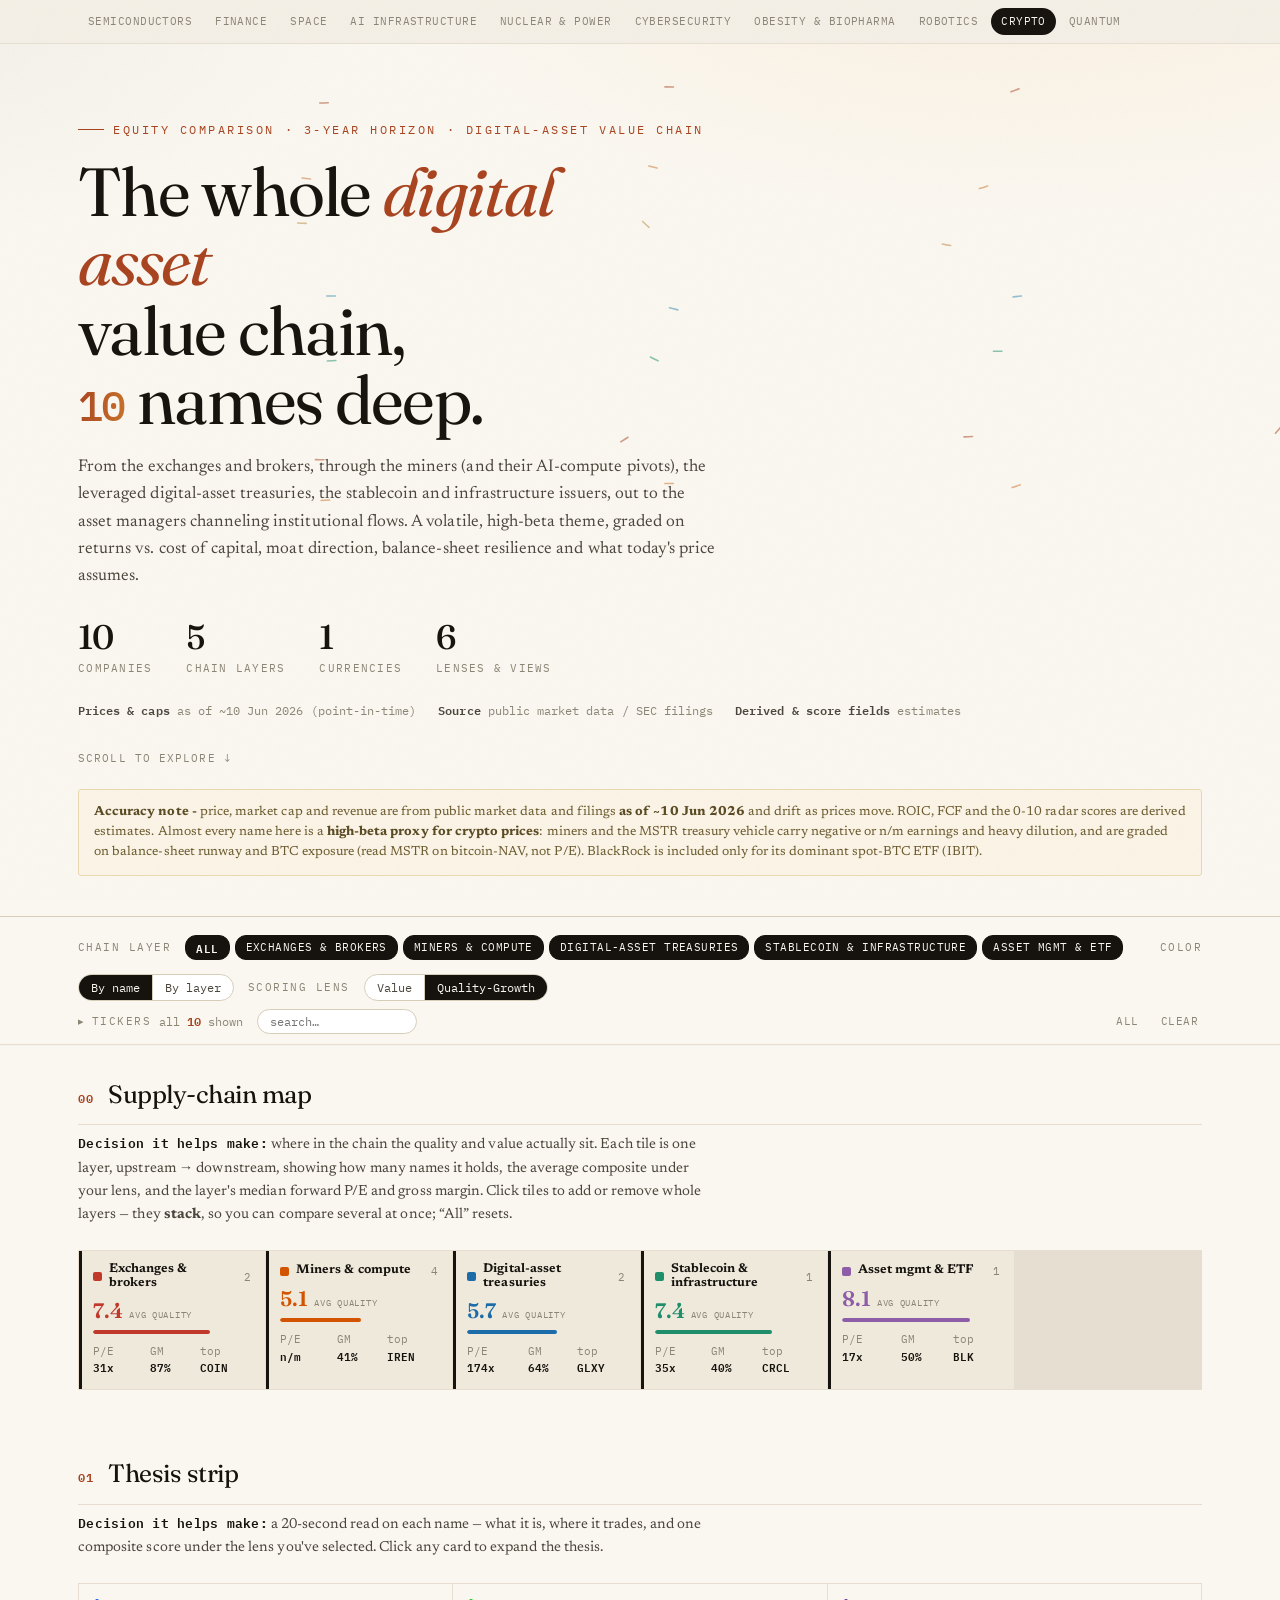
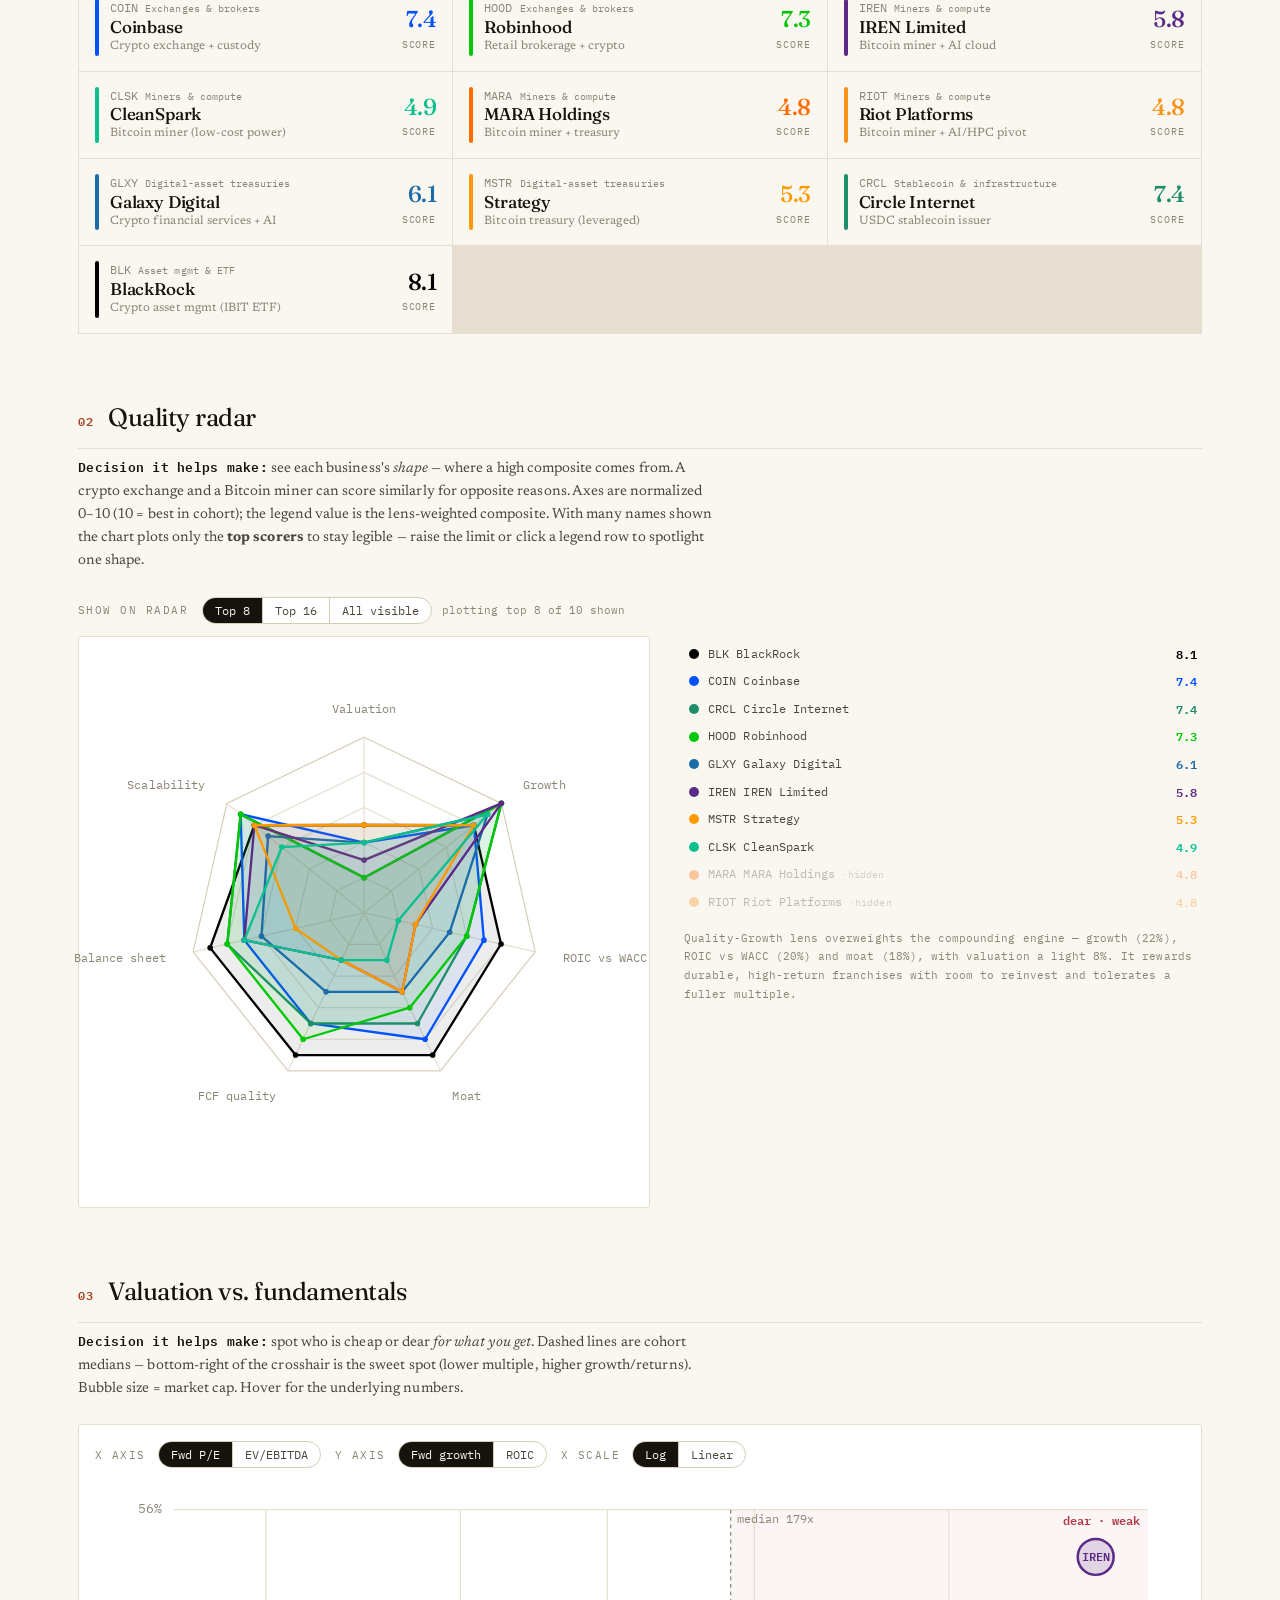
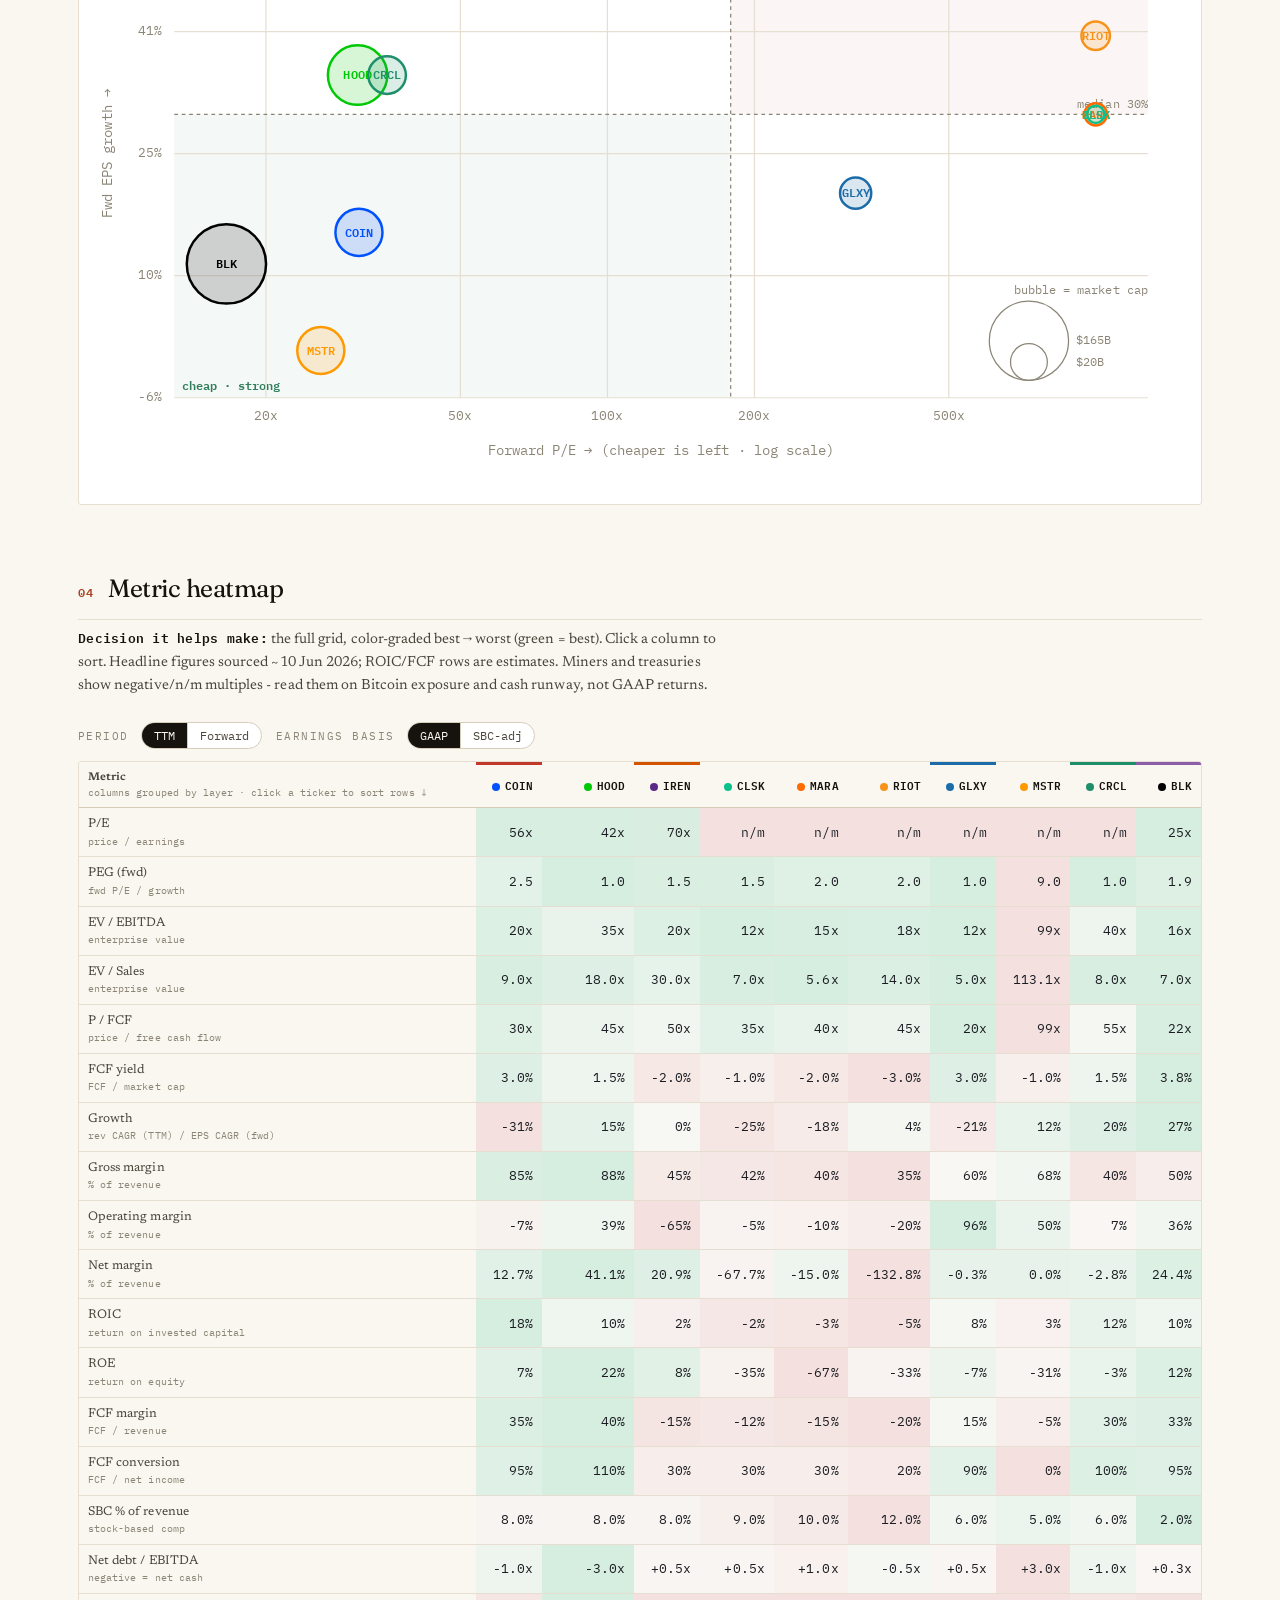
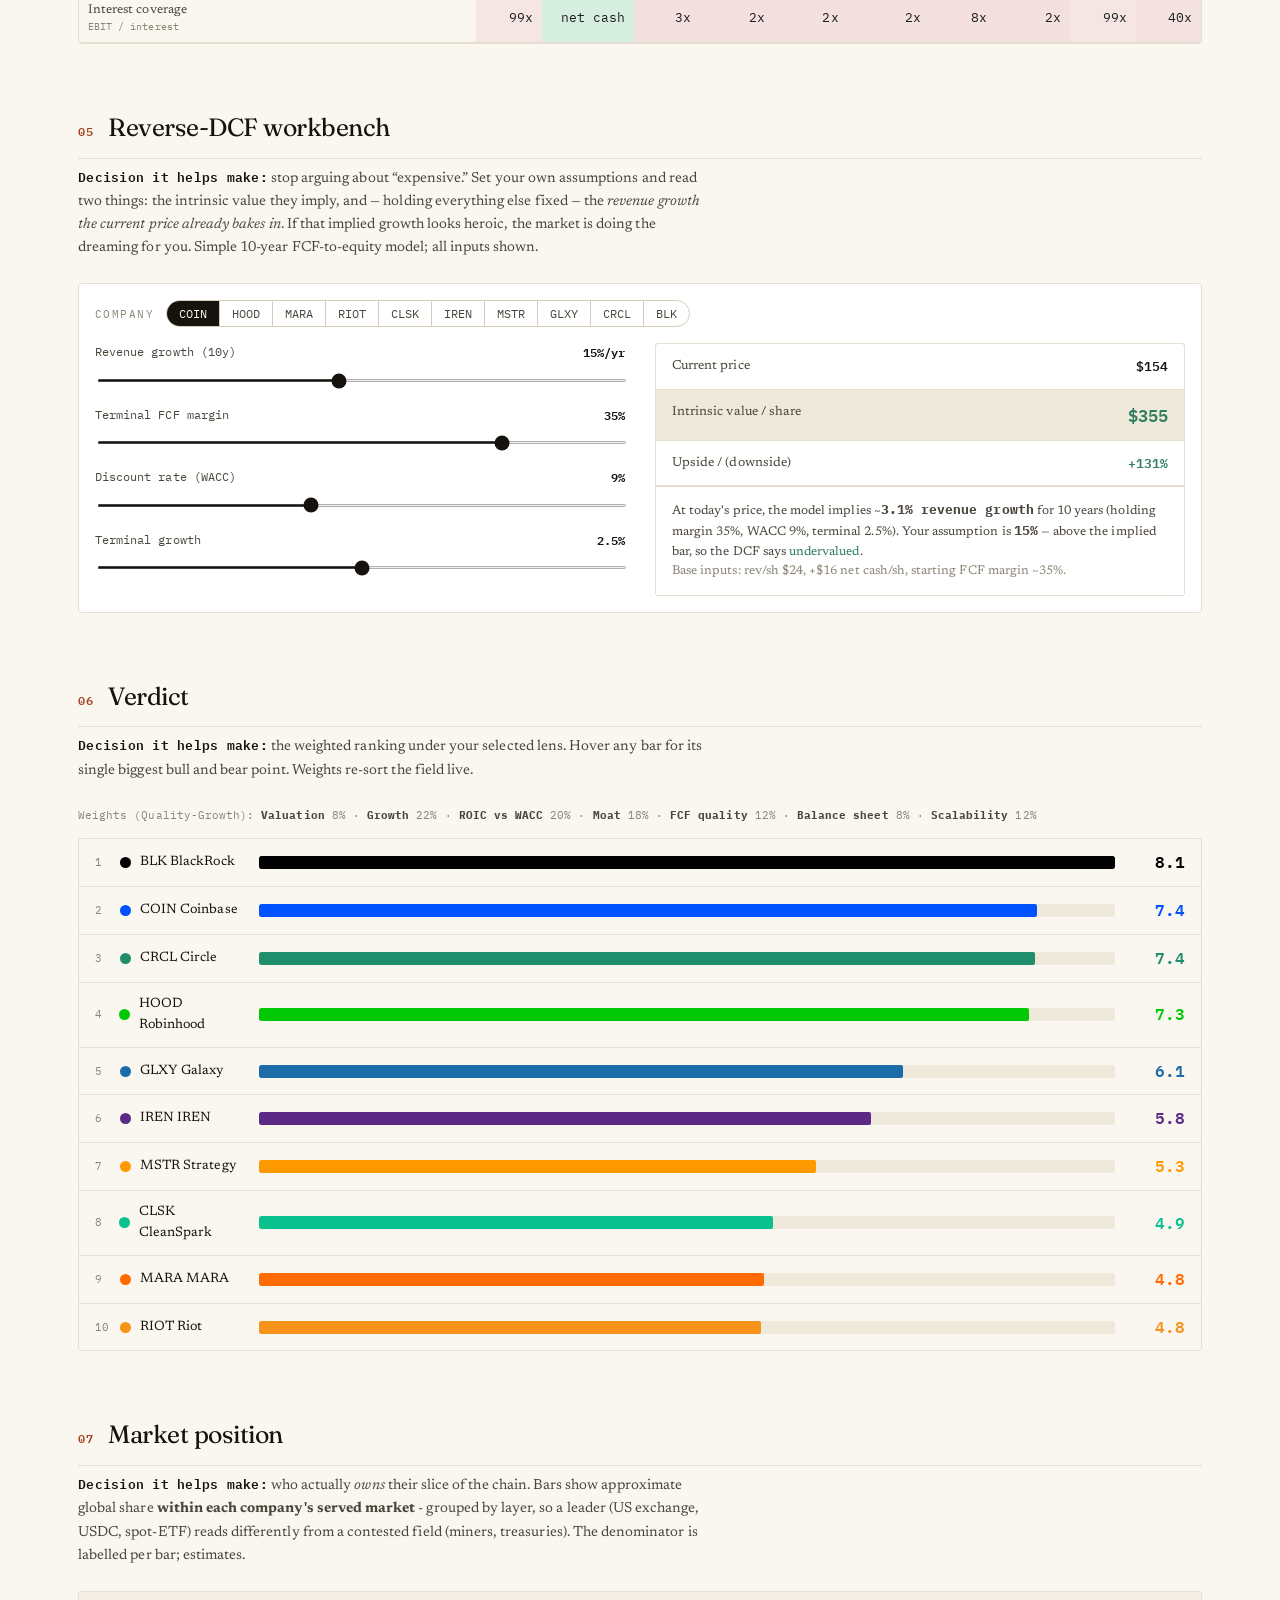
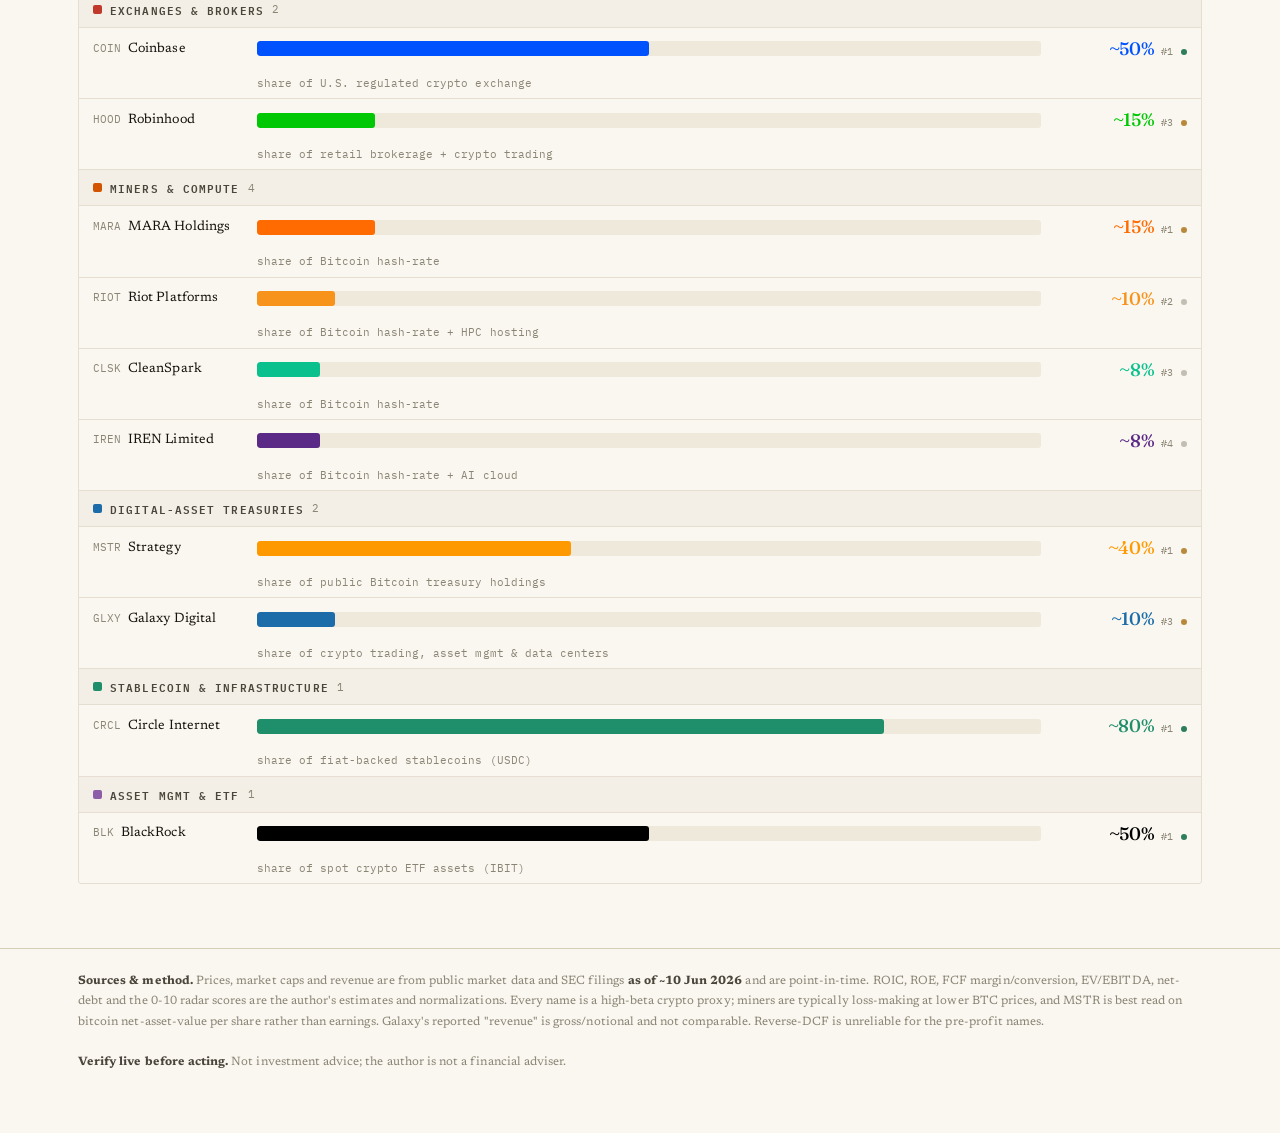
<file: crypto.html>
<!DOCTYPE html>
<html lang="en">
<head>
<meta charset="utf-8">
<meta name="viewport" content="width=device-width, initial-scale=1">
<title>Crypto & Digital Assets — 3-Year Comparison</title>
<link rel="preconnect" href="https://fonts.googleapis.com">
<link rel="preconnect" href="https://fonts.gstatic.com" crossorigin>
<link href="https://fonts.googleapis.com/css2?family=Fraunces:ital,opsz,wght@0,9..144,400;0,9..144,500;0,9..144,600;1,9..144,400&family=Newsreader:ital,opsz@0,6..72;1,6..72&family=IBM+Plex+Mono:wght@400;500;600&display=swap" rel="stylesheet">
<link rel="stylesheet" href="assets/styles.css">
</head>
<body>
<script src="data/crypto.js"></script>
<script src="assets/engine.js"></script>
</body>
</html>
</file>
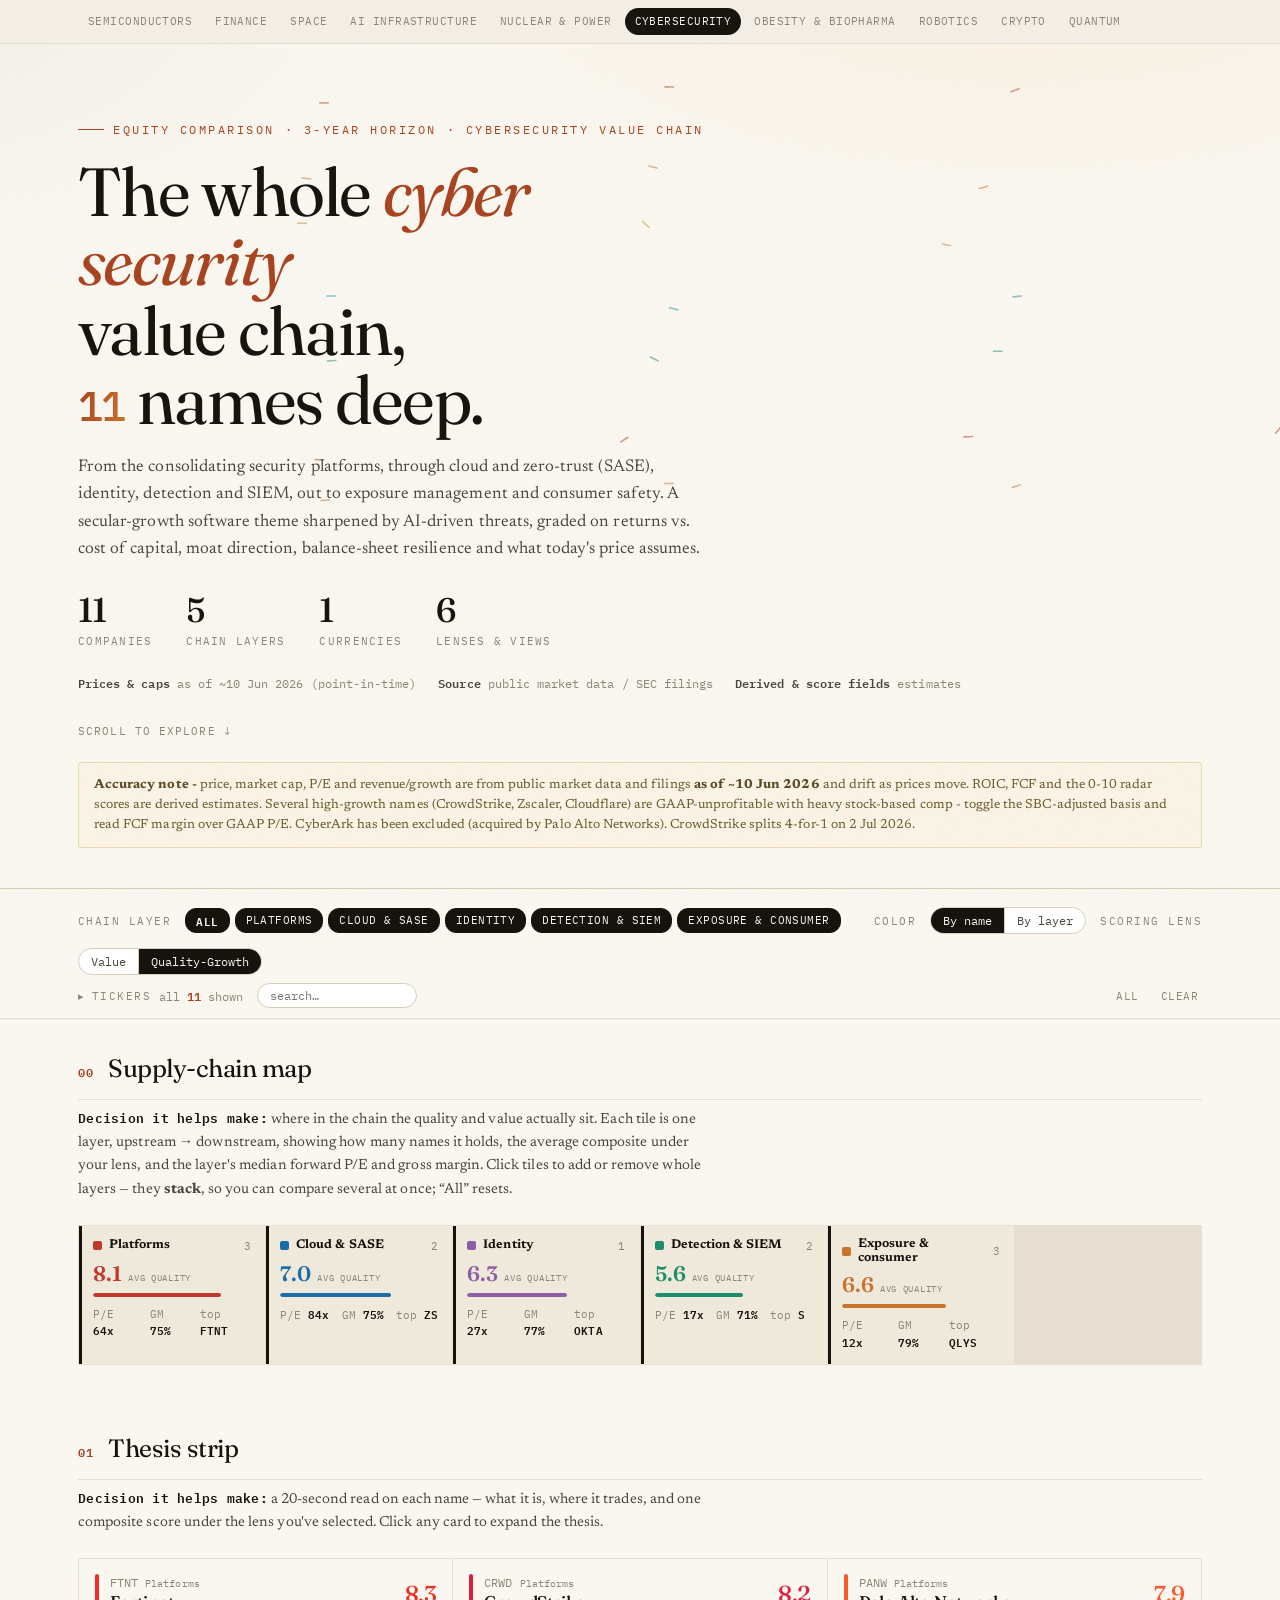
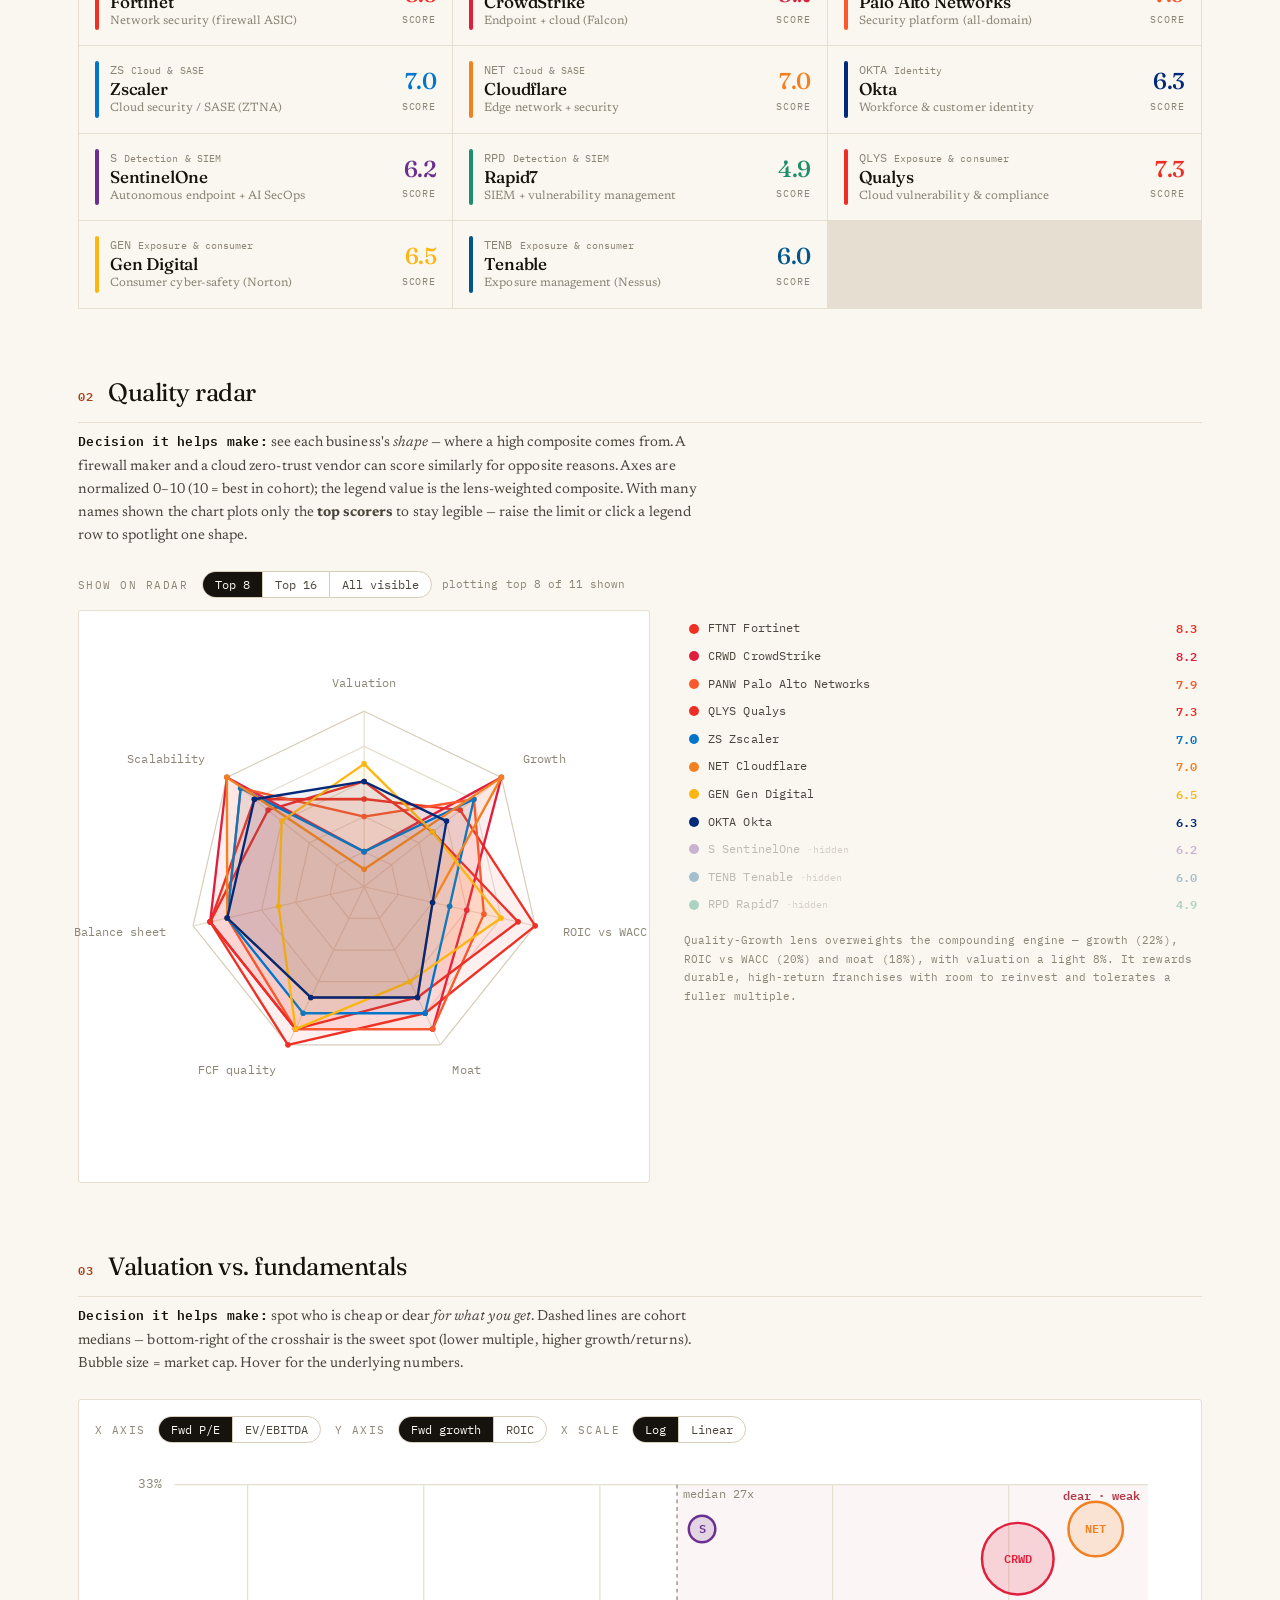
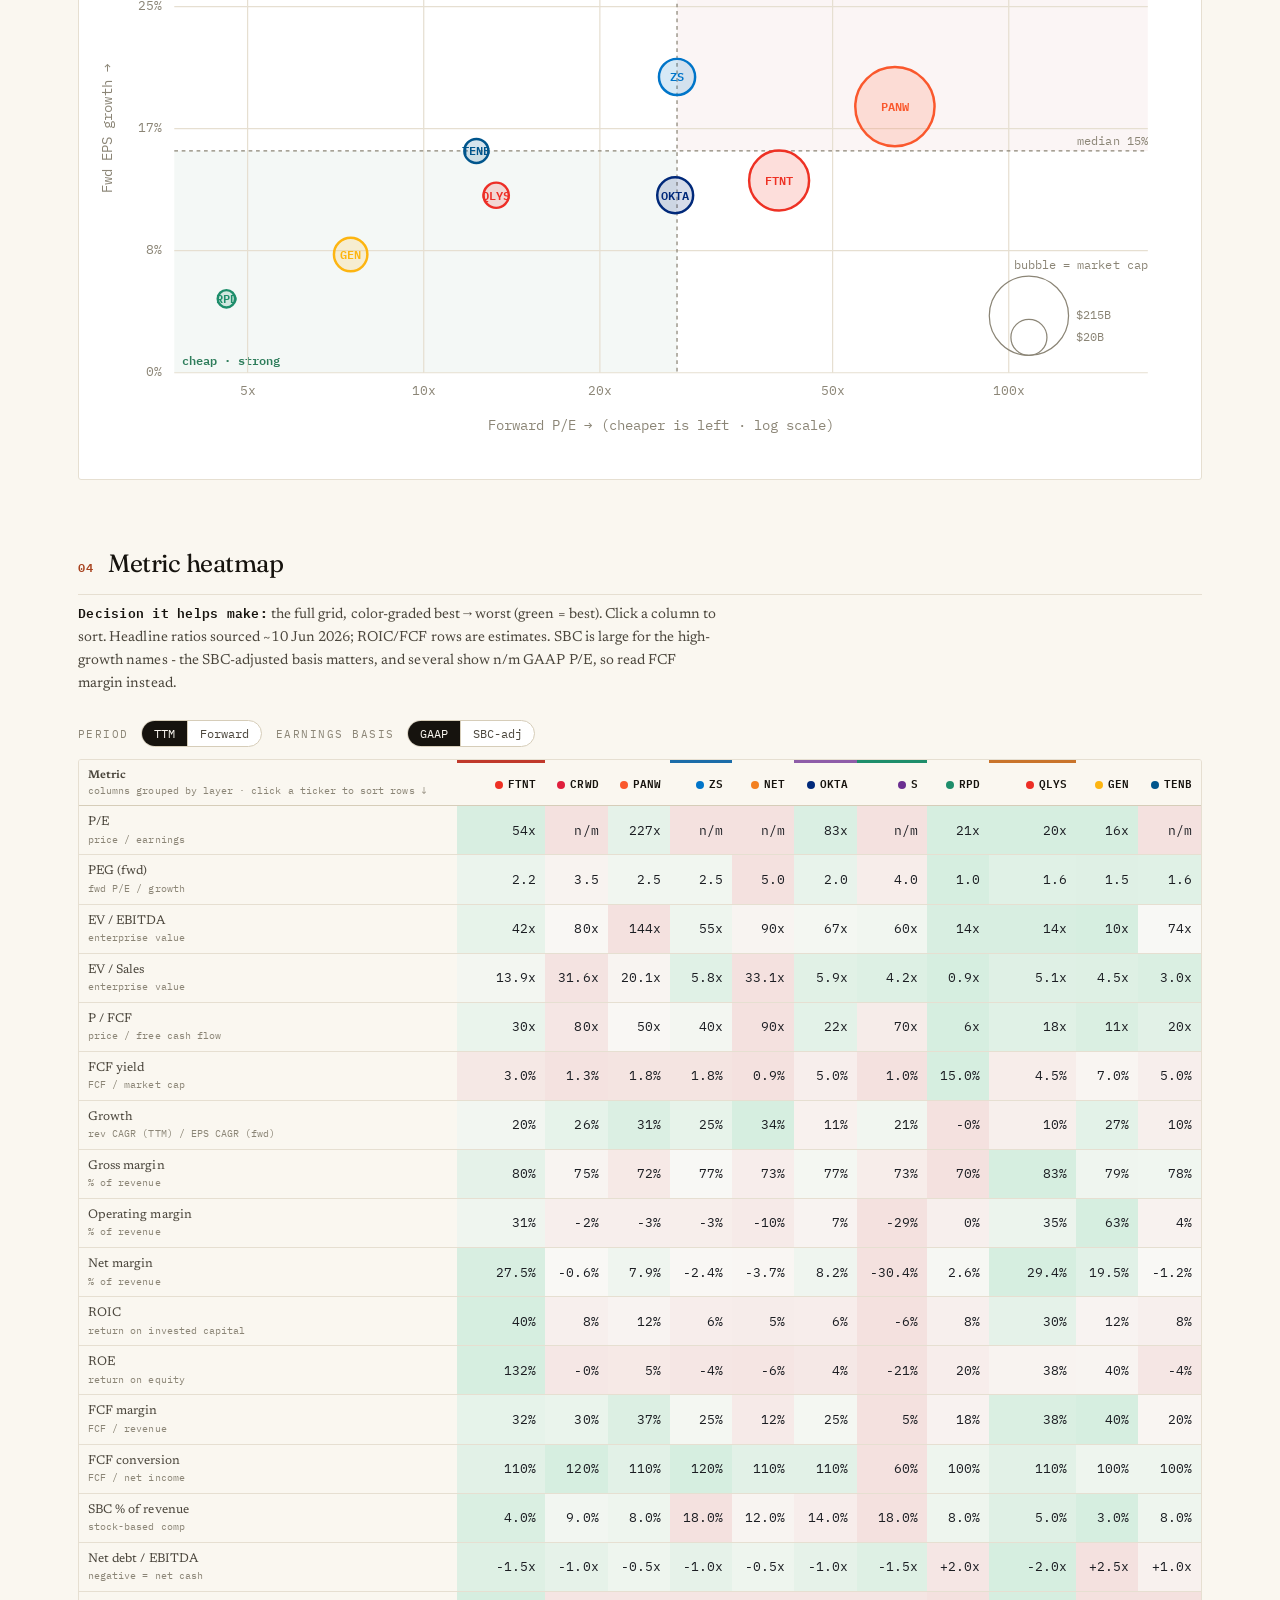
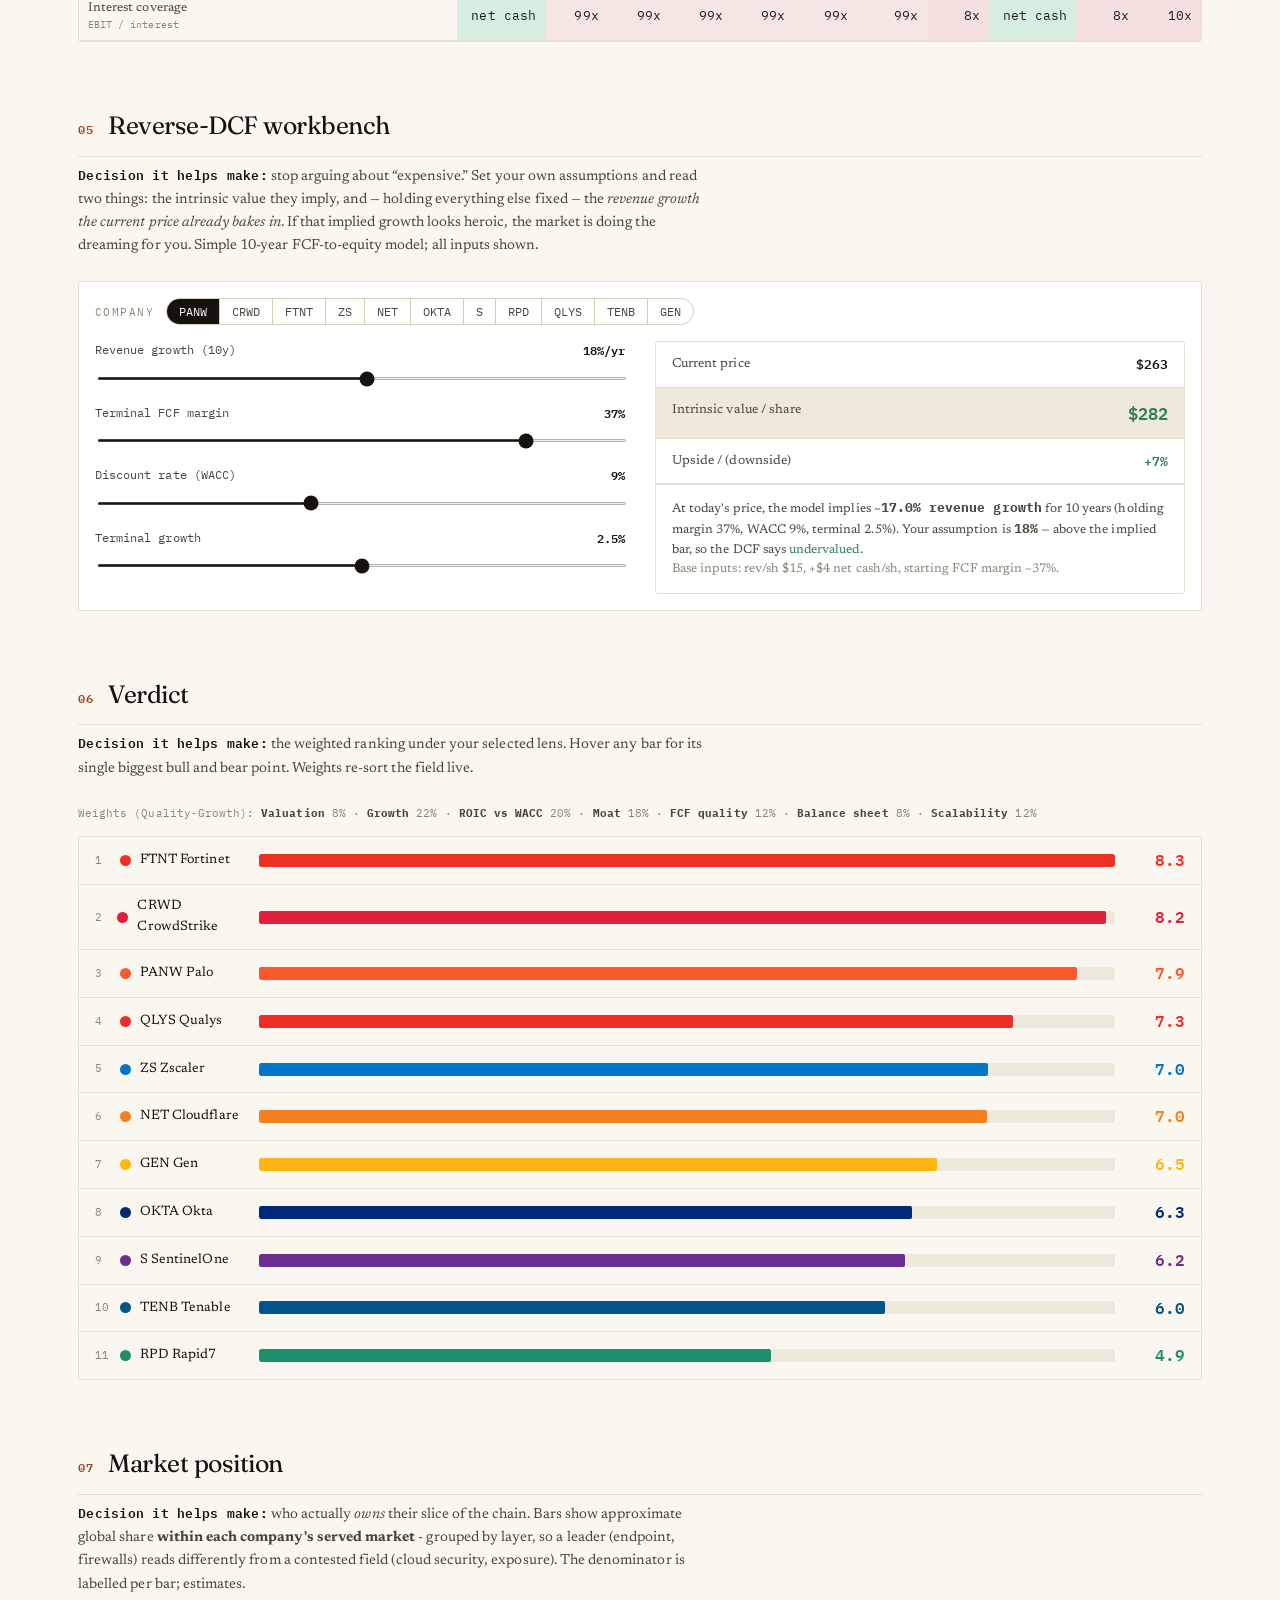
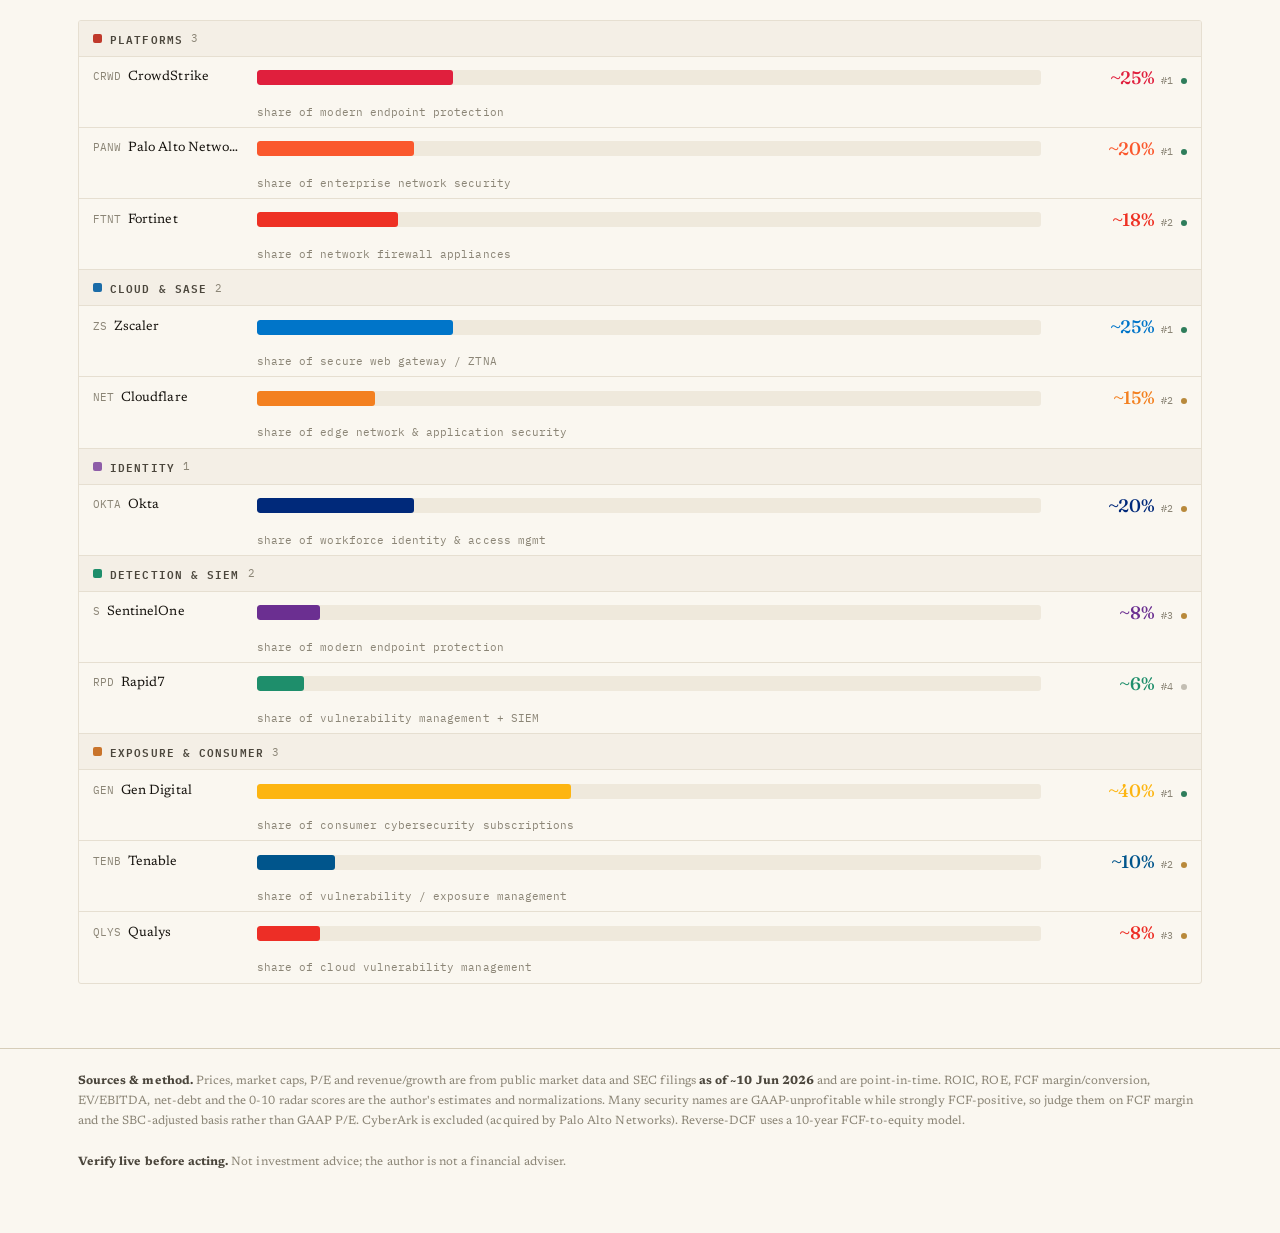
<file: cyber.html>
<!DOCTYPE html>
<html lang="en">
<head>
<meta charset="utf-8">
<meta name="viewport" content="width=device-width, initial-scale=1">
<title>Cybersecurity — 3-Year Comparison</title>
<link rel="preconnect" href="https://fonts.googleapis.com">
<link rel="preconnect" href="https://fonts.gstatic.com" crossorigin>
<link href="https://fonts.googleapis.com/css2?family=Fraunces:ital,opsz,wght@0,9..144,400;0,9..144,500;0,9..144,600;1,9..144,400&family=Newsreader:ital,opsz@0,6..72;1,6..72&family=IBM+Plex+Mono:wght@400;500;600&display=swap" rel="stylesheet">
<link rel="stylesheet" href="assets/styles.css">
</head>
<body>
<script src="data/cyber.js"></script>
<script src="assets/engine.js"></script>
</body>
</html>
</file>
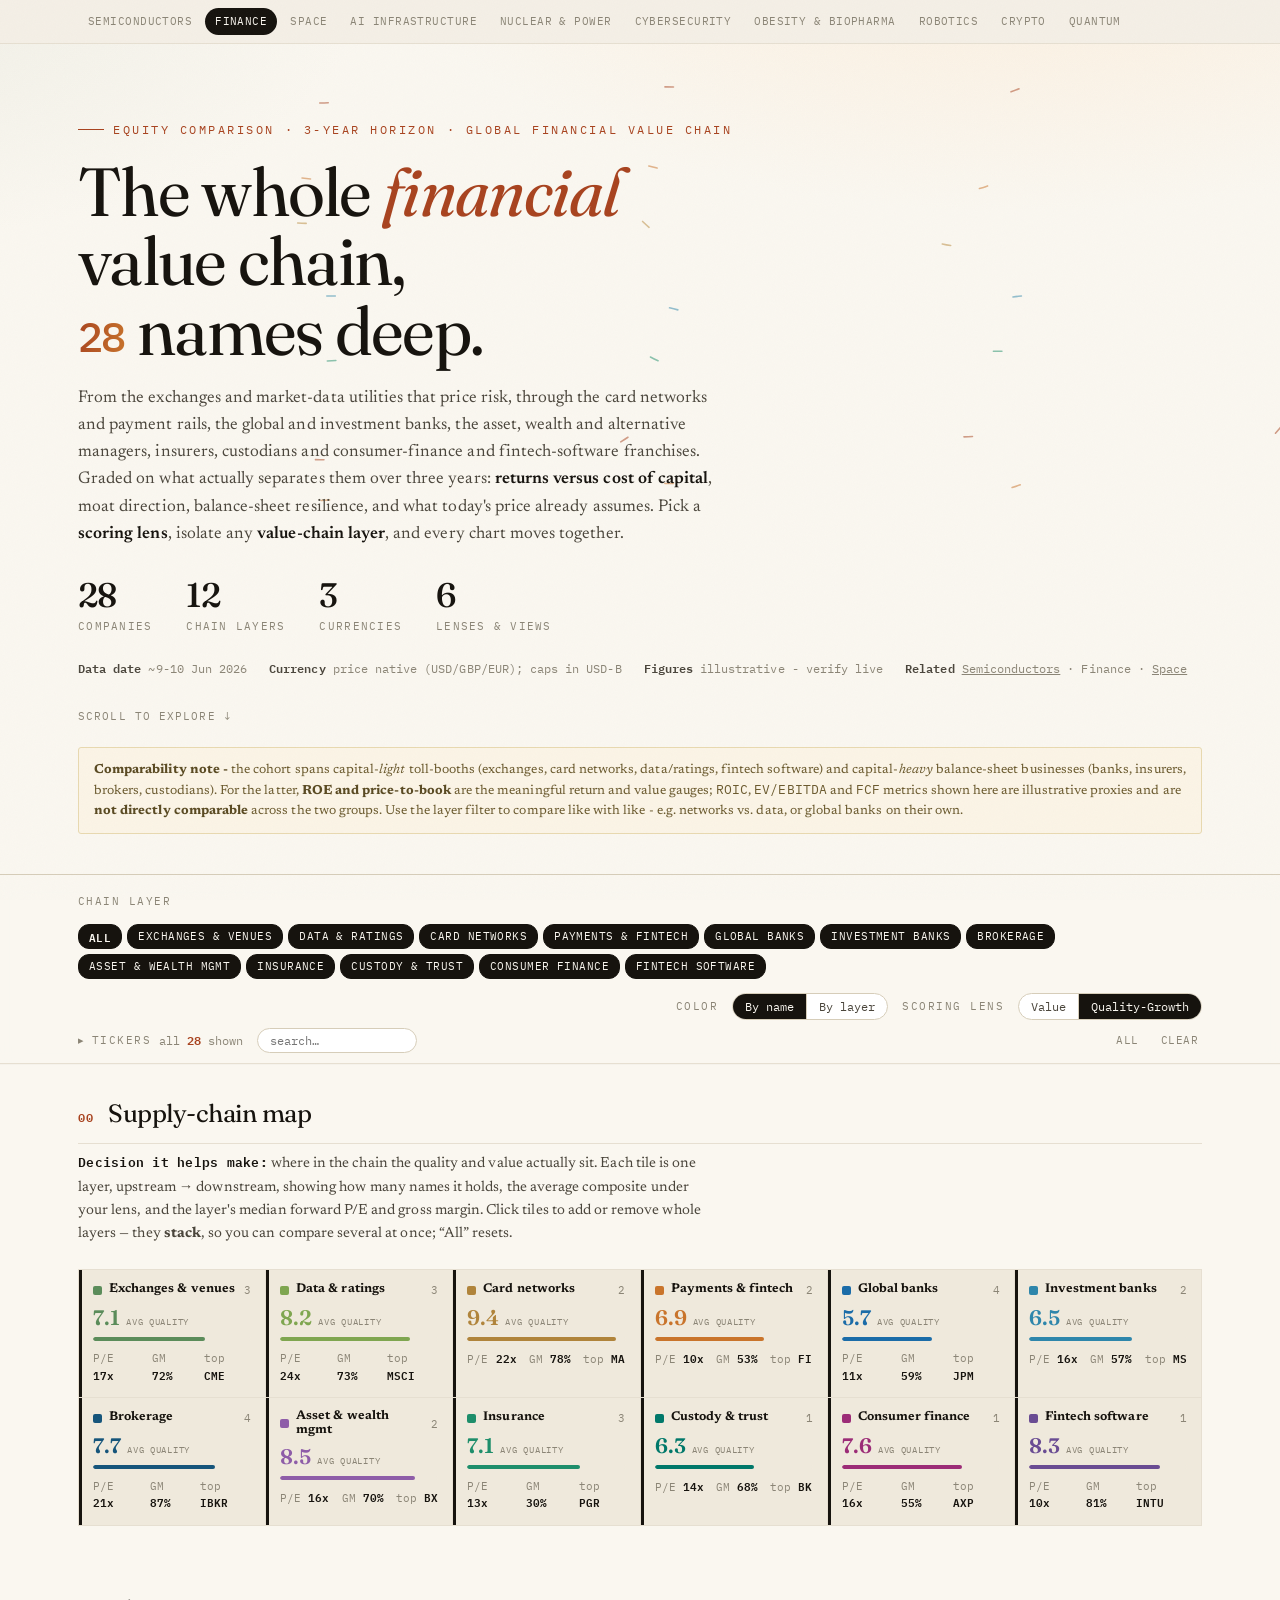
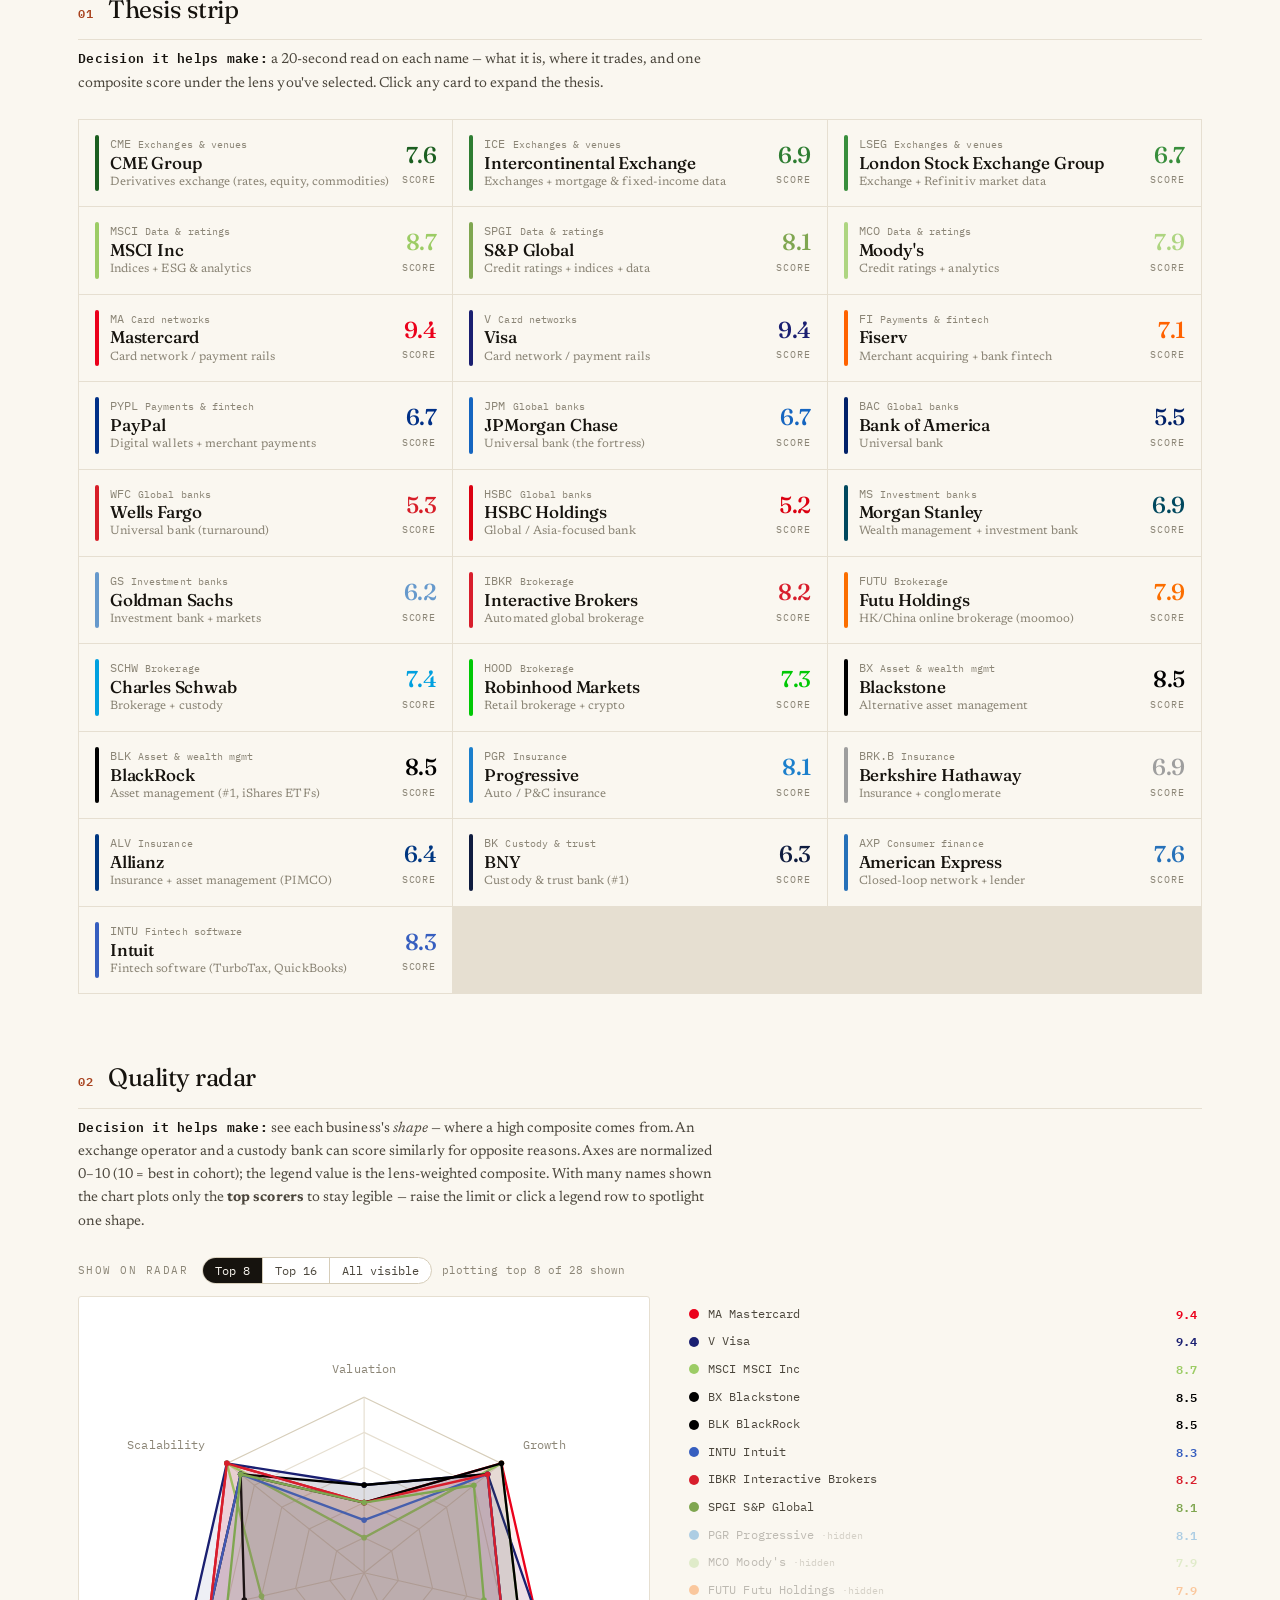
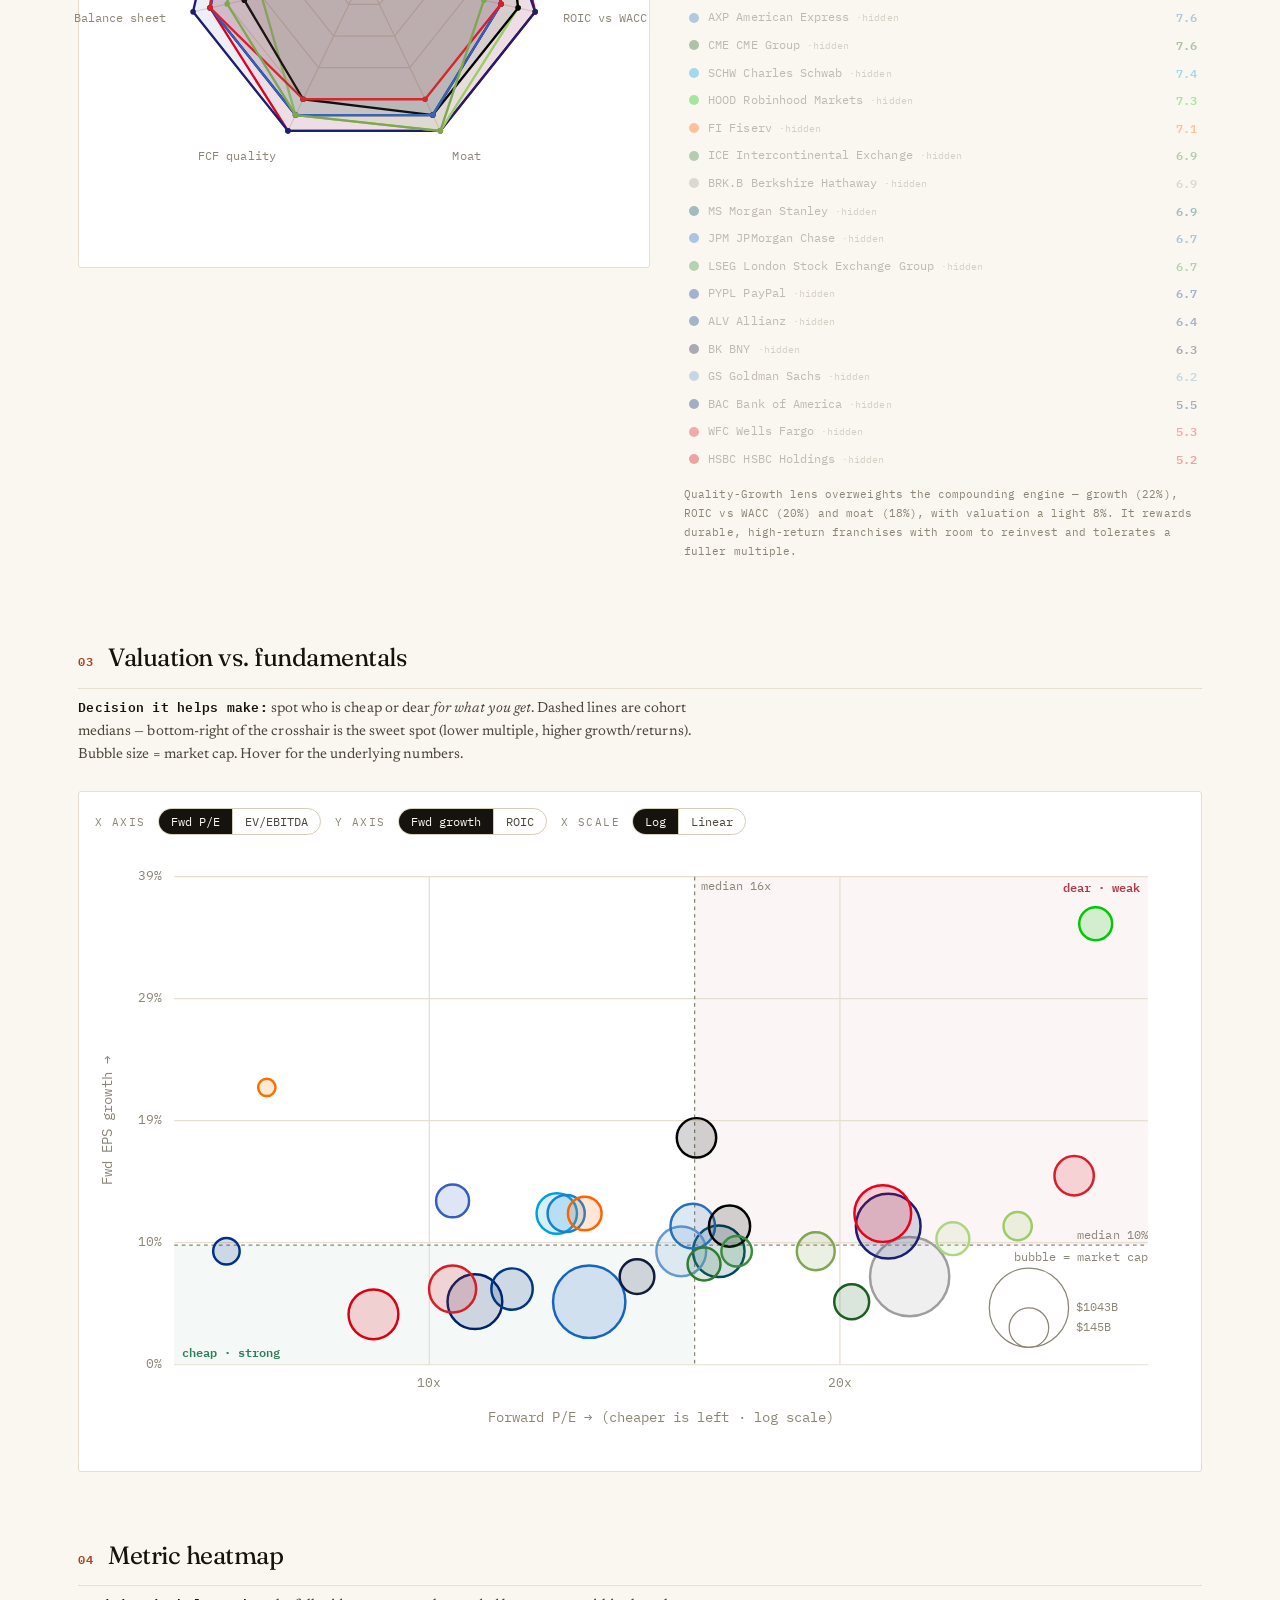
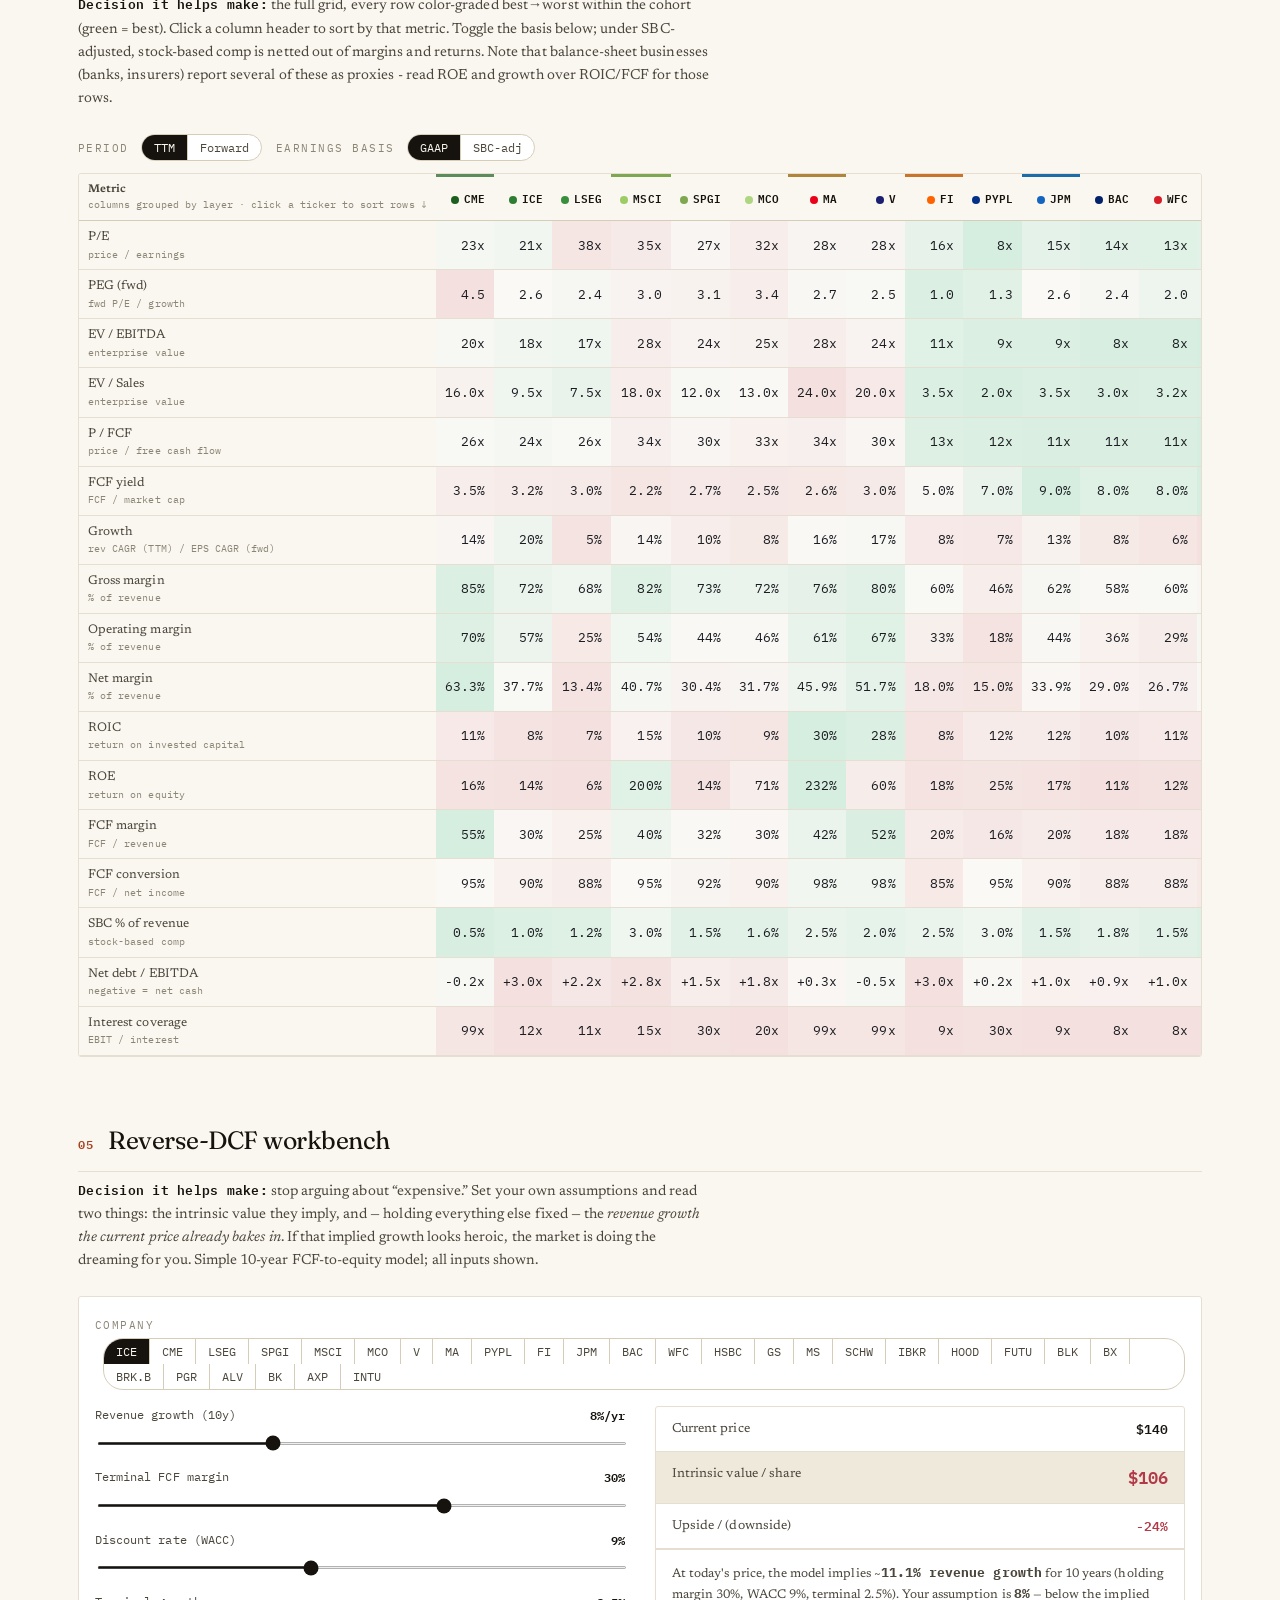
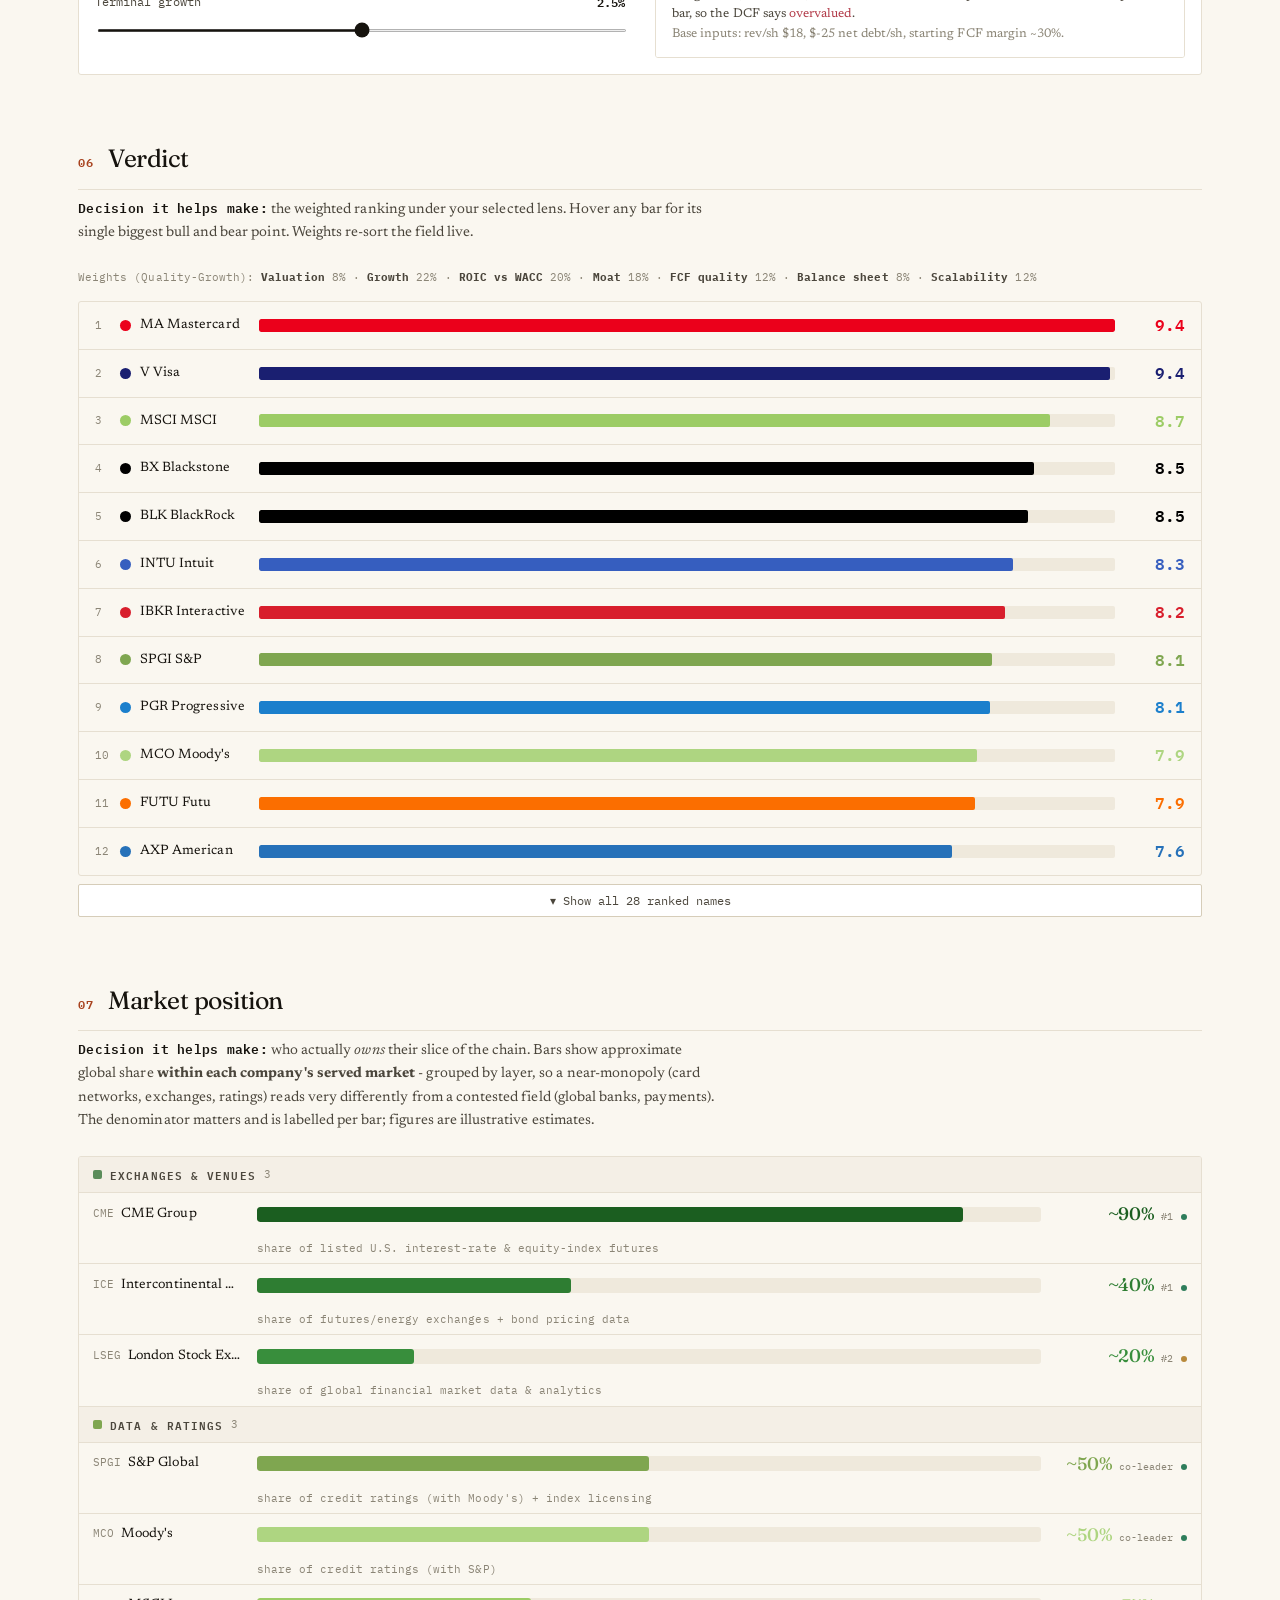
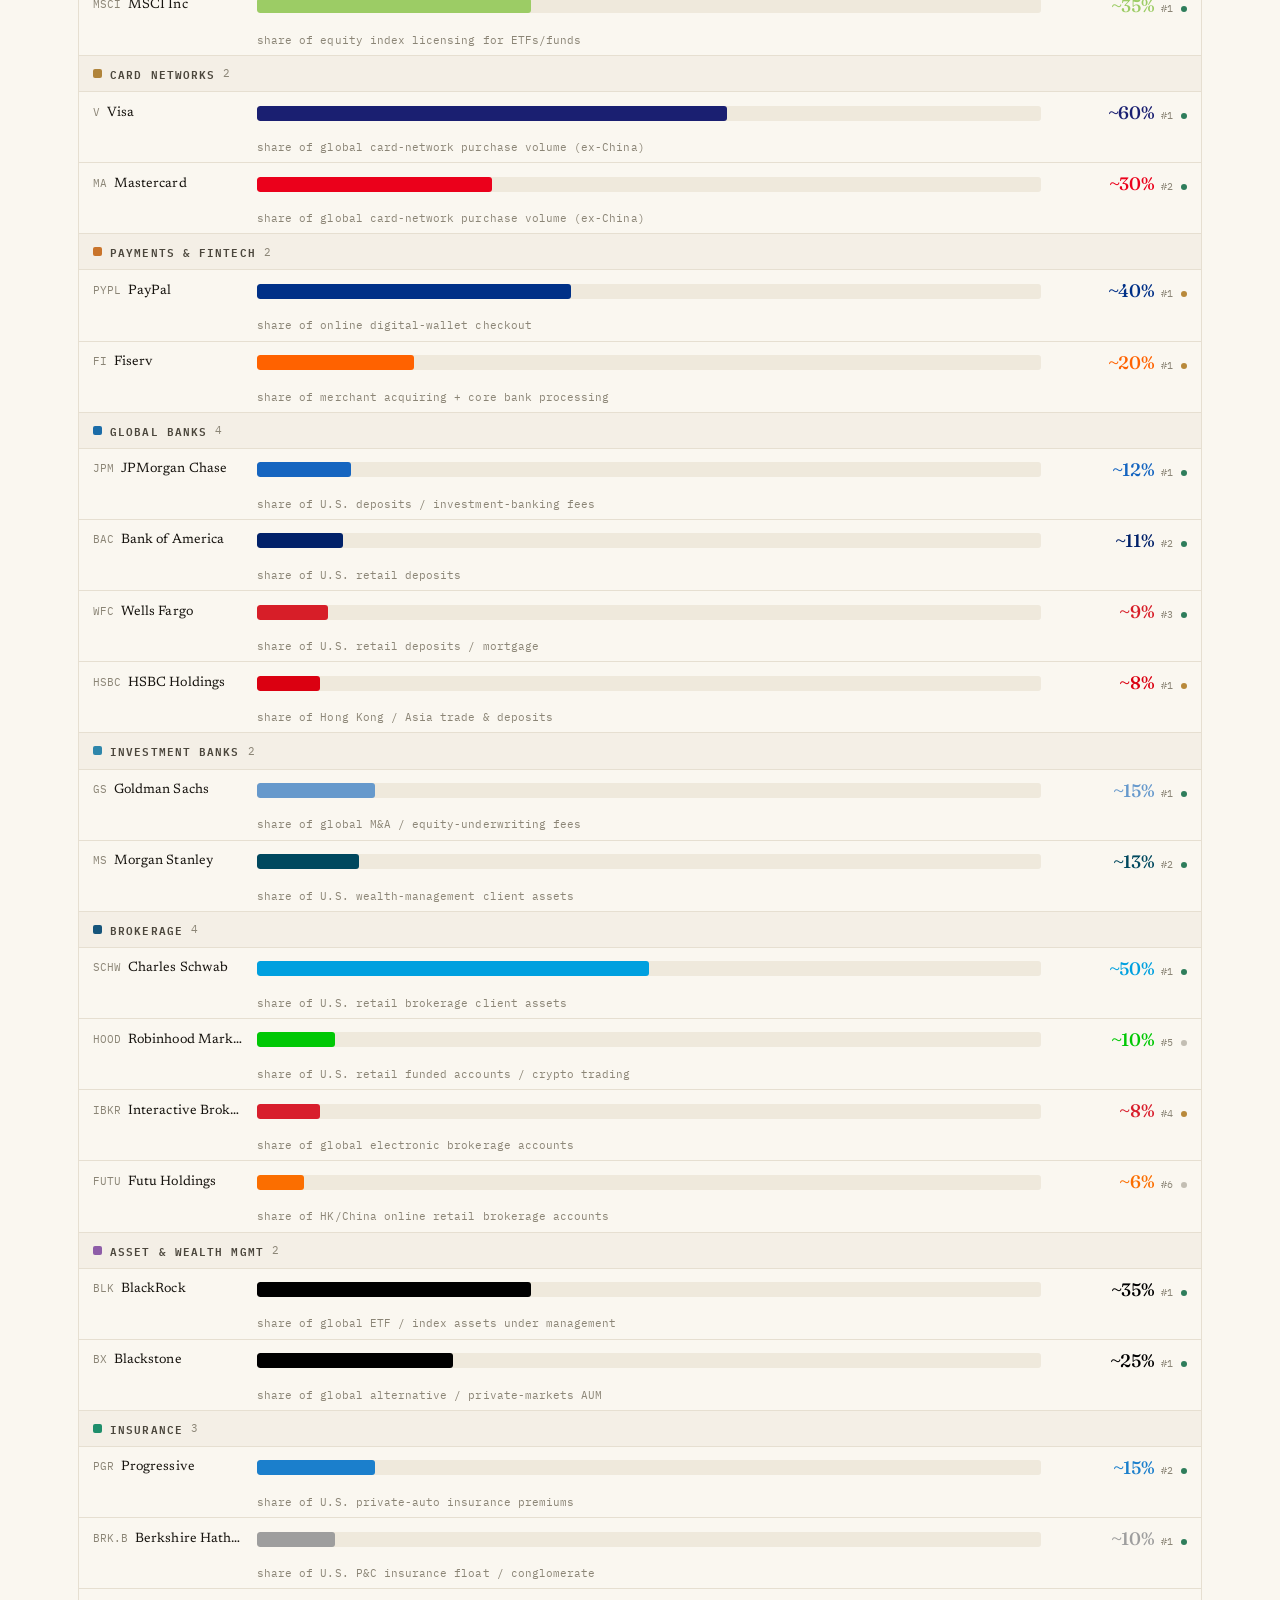
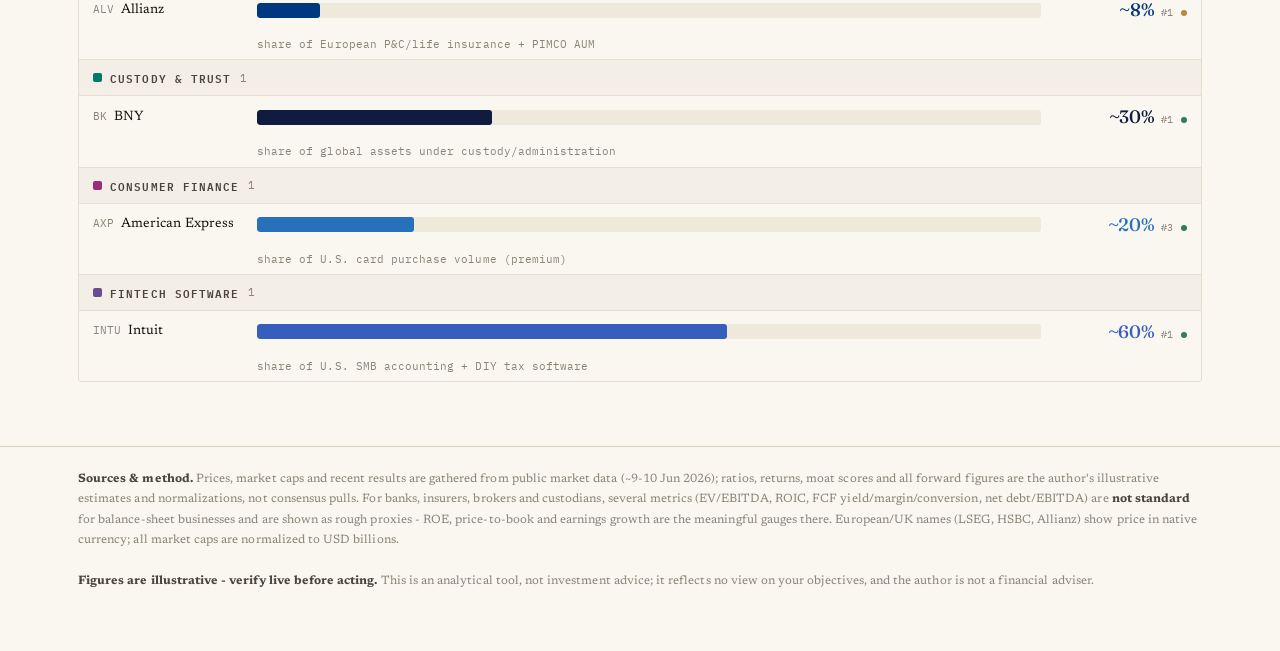
<file: finance.html>
<!DOCTYPE html>
<html lang="en">
<head>
<meta charset="utf-8">
<meta name="viewport" content="width=device-width, initial-scale=1">
<title>Global Financial Value Chain — 3-Year Comparison</title>
<link rel="preconnect" href="https://fonts.googleapis.com">
<link rel="preconnect" href="https://fonts.gstatic.com" crossorigin>
<link href="https://fonts.googleapis.com/css2?family=Fraunces:ital,opsz,wght@0,9..144,400;0,9..144,500;0,9..144,600;1,9..144,400&family=Newsreader:ital,opsz@0,6..72;1,6..72&family=IBM+Plex+Mono:wght@400;500;600&display=swap" rel="stylesheet">
<link rel="stylesheet" href="assets/styles.css">
</head>
<body>
<!-- Thin shell: the data file sets window.CONFIG, the shared engine renders it. -->
<script src="data/finance.js"></script>
<script src="assets/engine.js"></script>
</body>
</html>
</file>
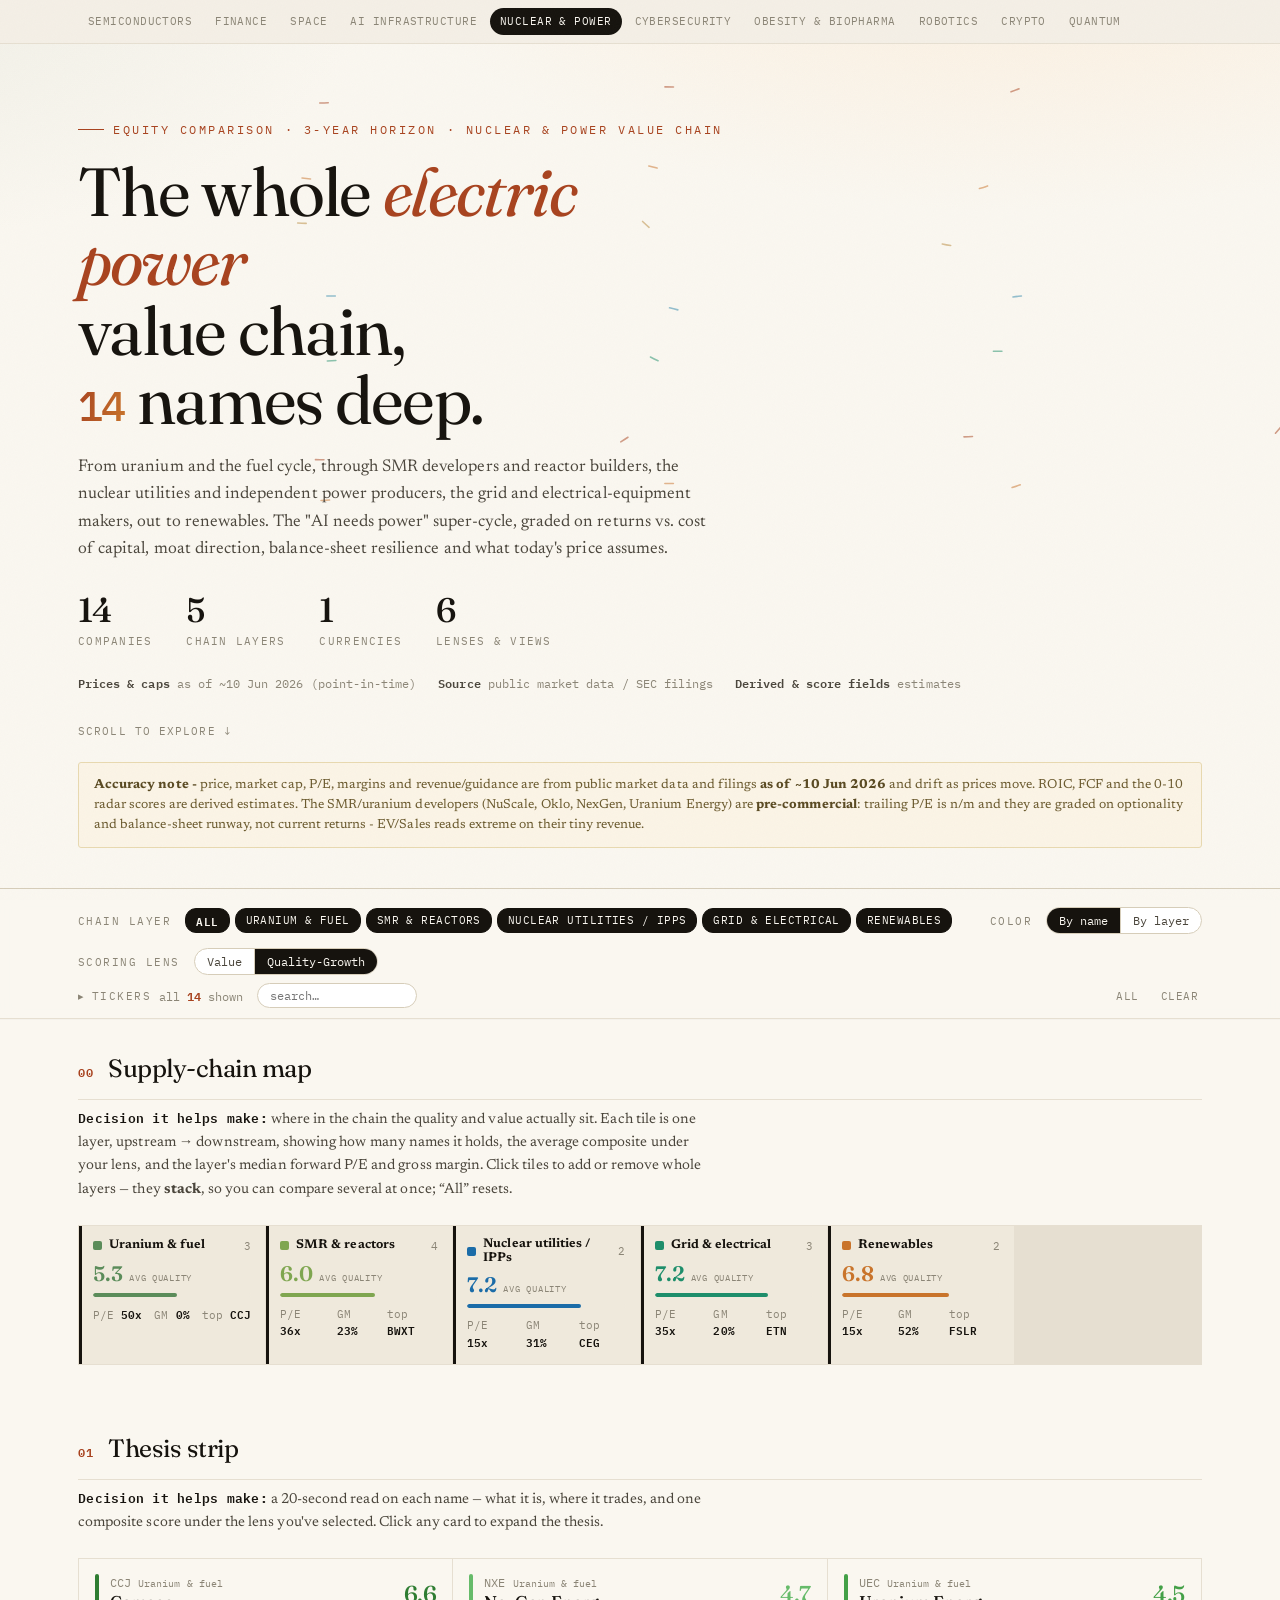
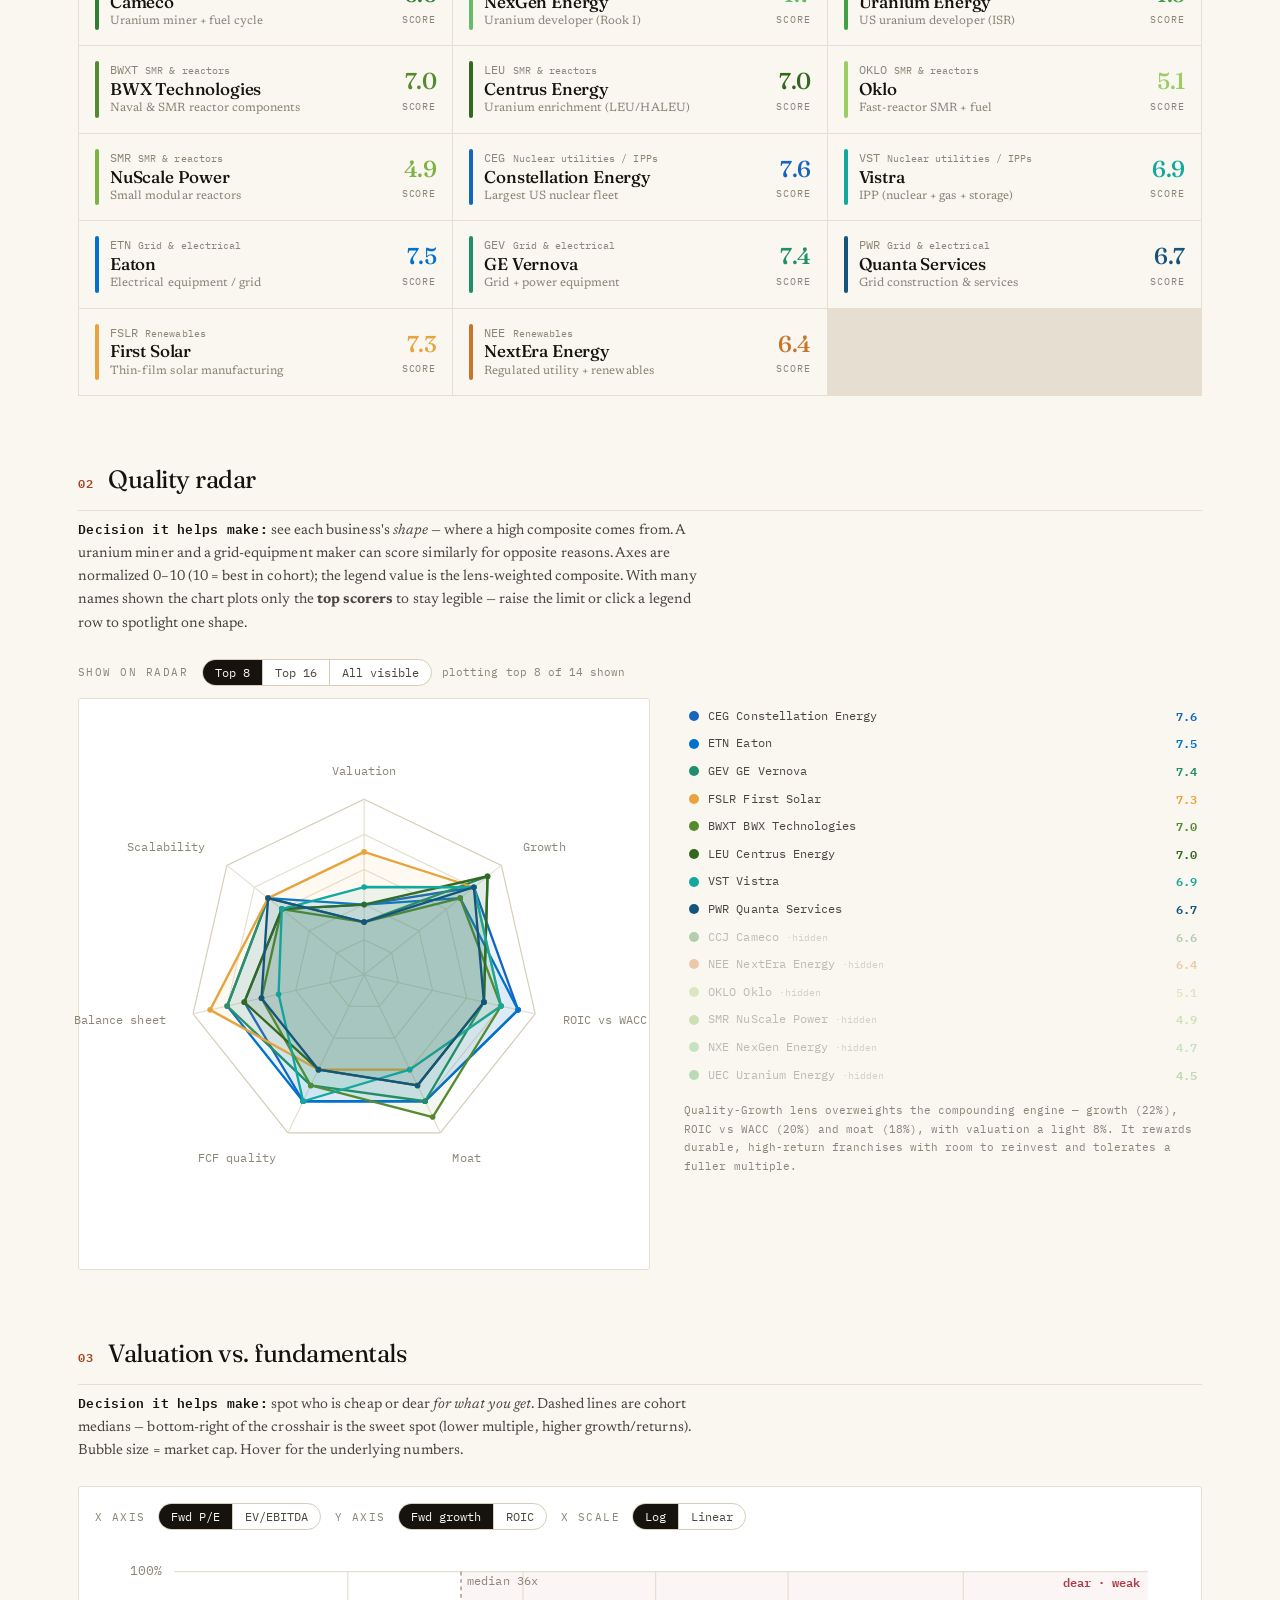
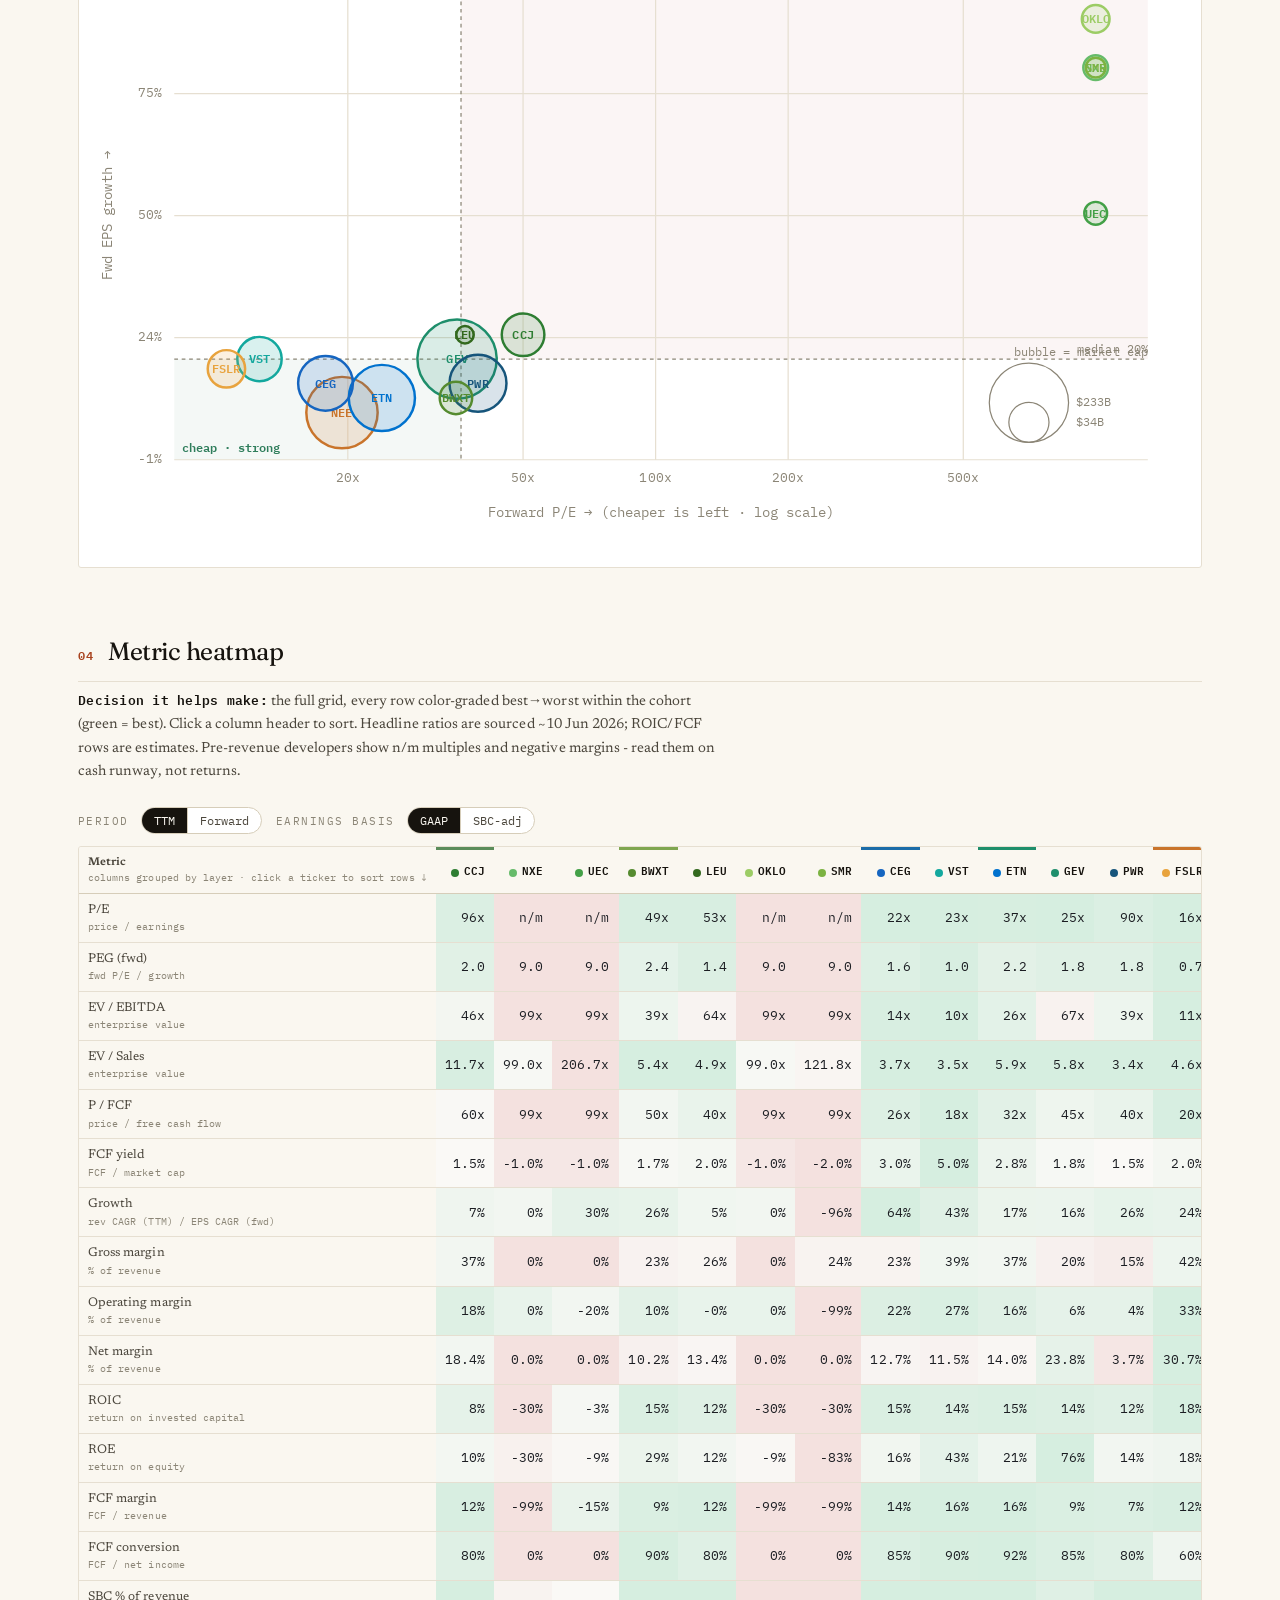
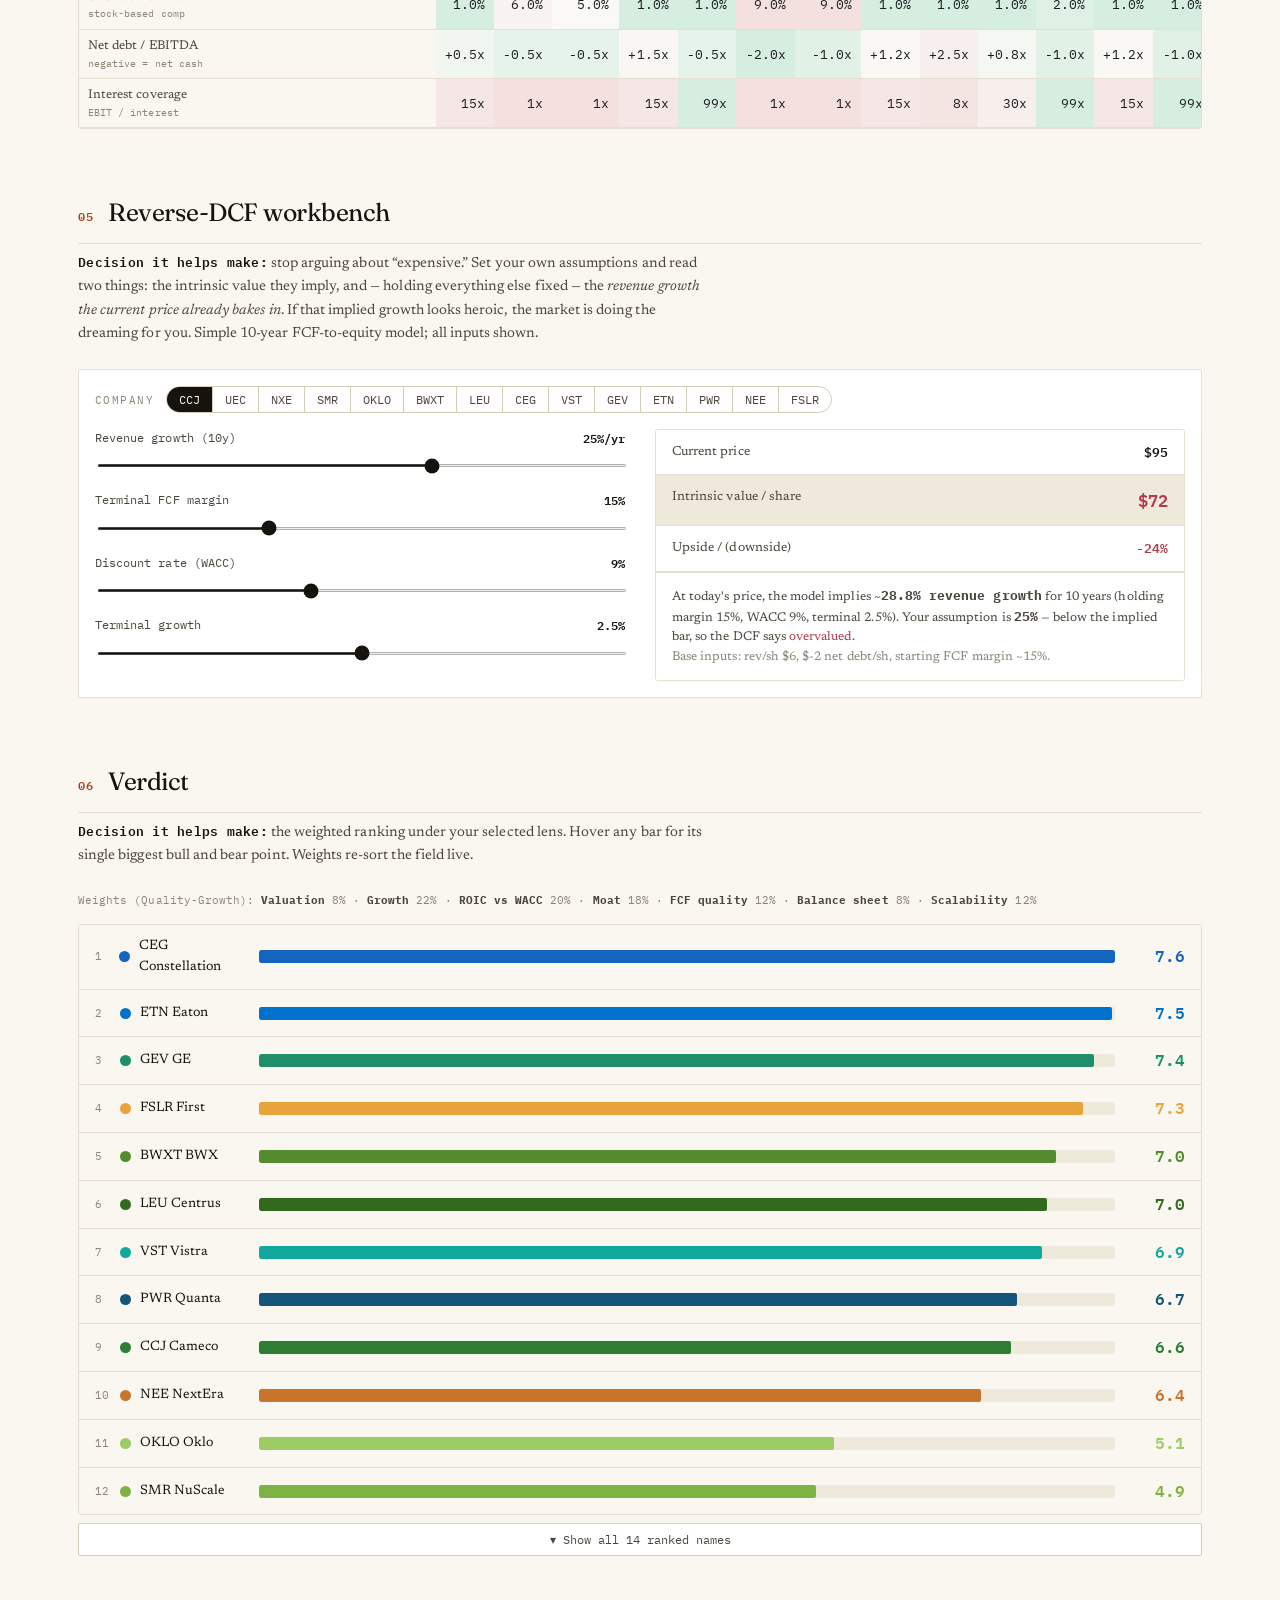
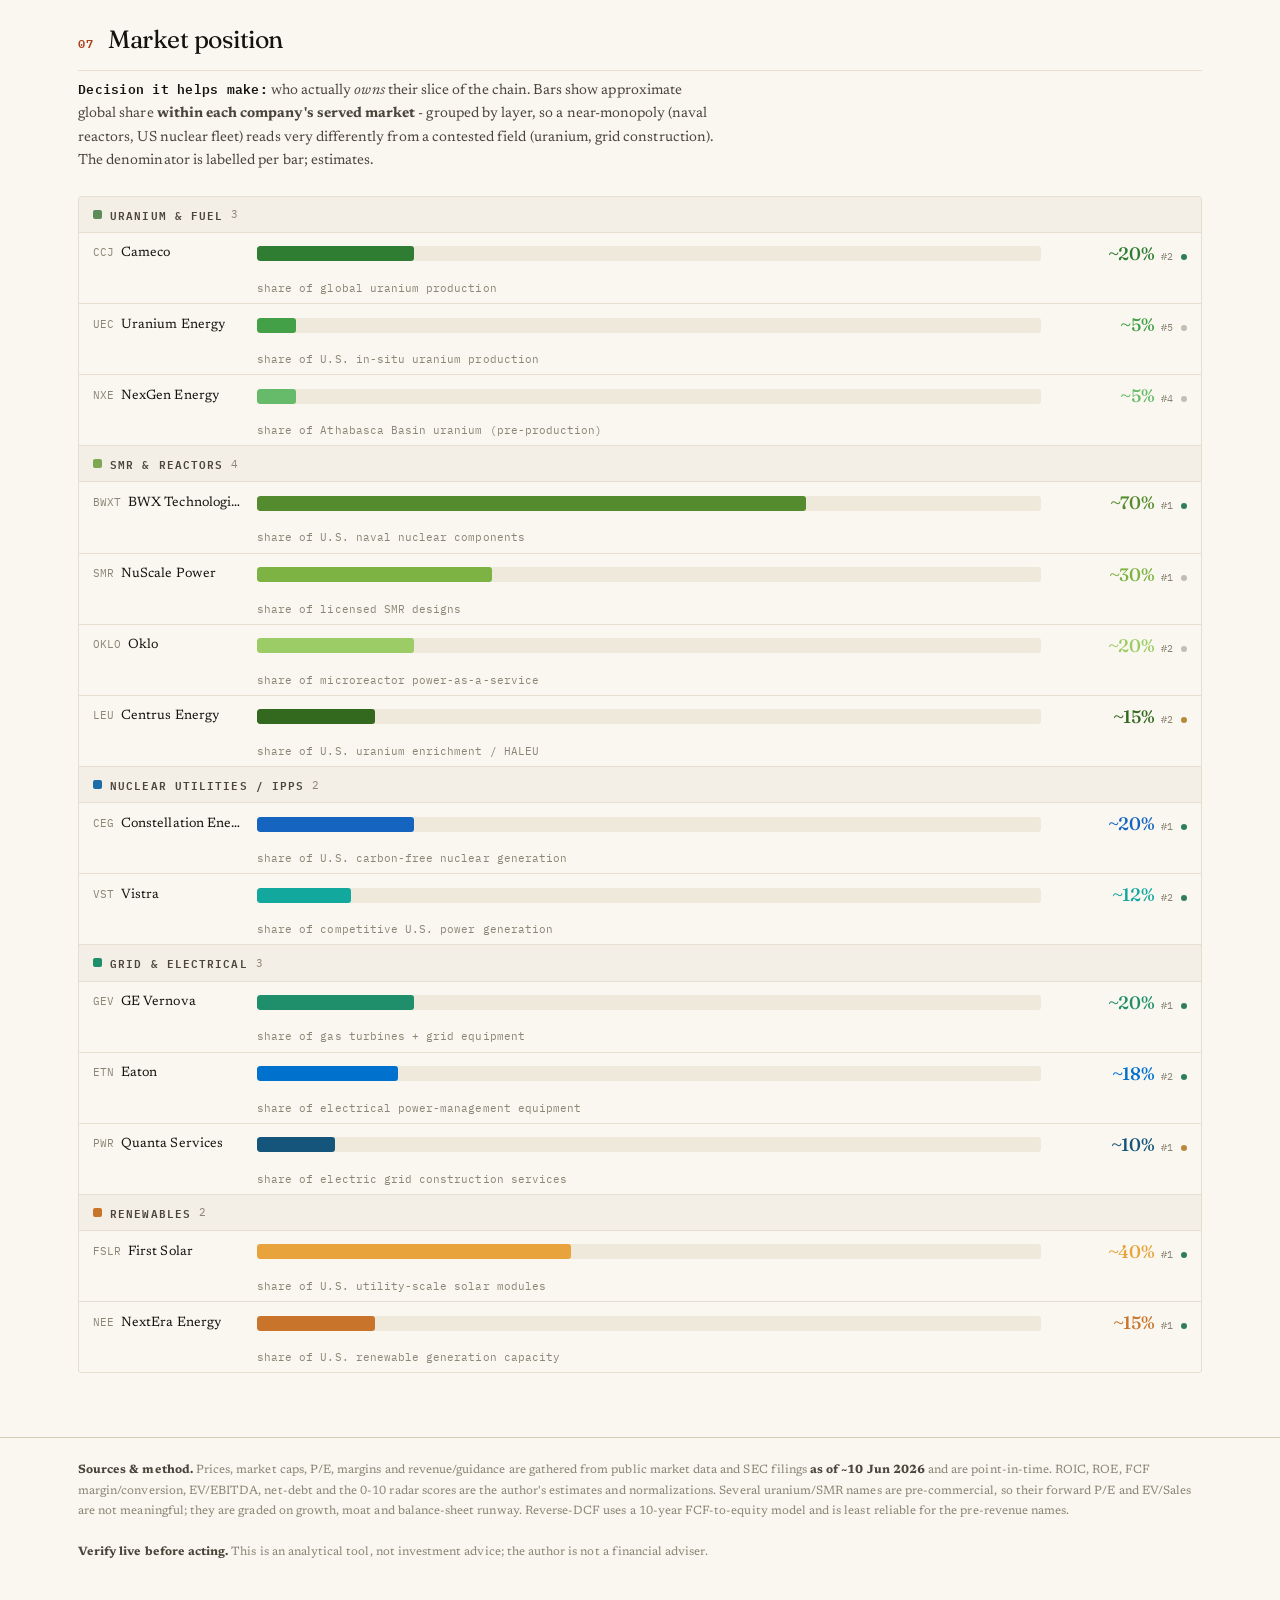
<file: power.html>
<!DOCTYPE html>
<html lang="en">
<head>
<meta charset="utf-8">
<meta name="viewport" content="width=device-width, initial-scale=1">
<title>Nuclear & Power — 3-Year Comparison</title>
<link rel="preconnect" href="https://fonts.googleapis.com">
<link rel="preconnect" href="https://fonts.gstatic.com" crossorigin>
<link href="https://fonts.googleapis.com/css2?family=Fraunces:ital,opsz,wght@0,9..144,400;0,9..144,500;0,9..144,600;1,9..144,400&family=Newsreader:ital,opsz@0,6..72;1,6..72&family=IBM+Plex+Mono:wght@400;500;600&display=swap" rel="stylesheet">
<link rel="stylesheet" href="assets/styles.css">
</head>
<body>
<script src="data/power.js"></script>
<script src="assets/engine.js"></script>
</body>
</html>
</file>
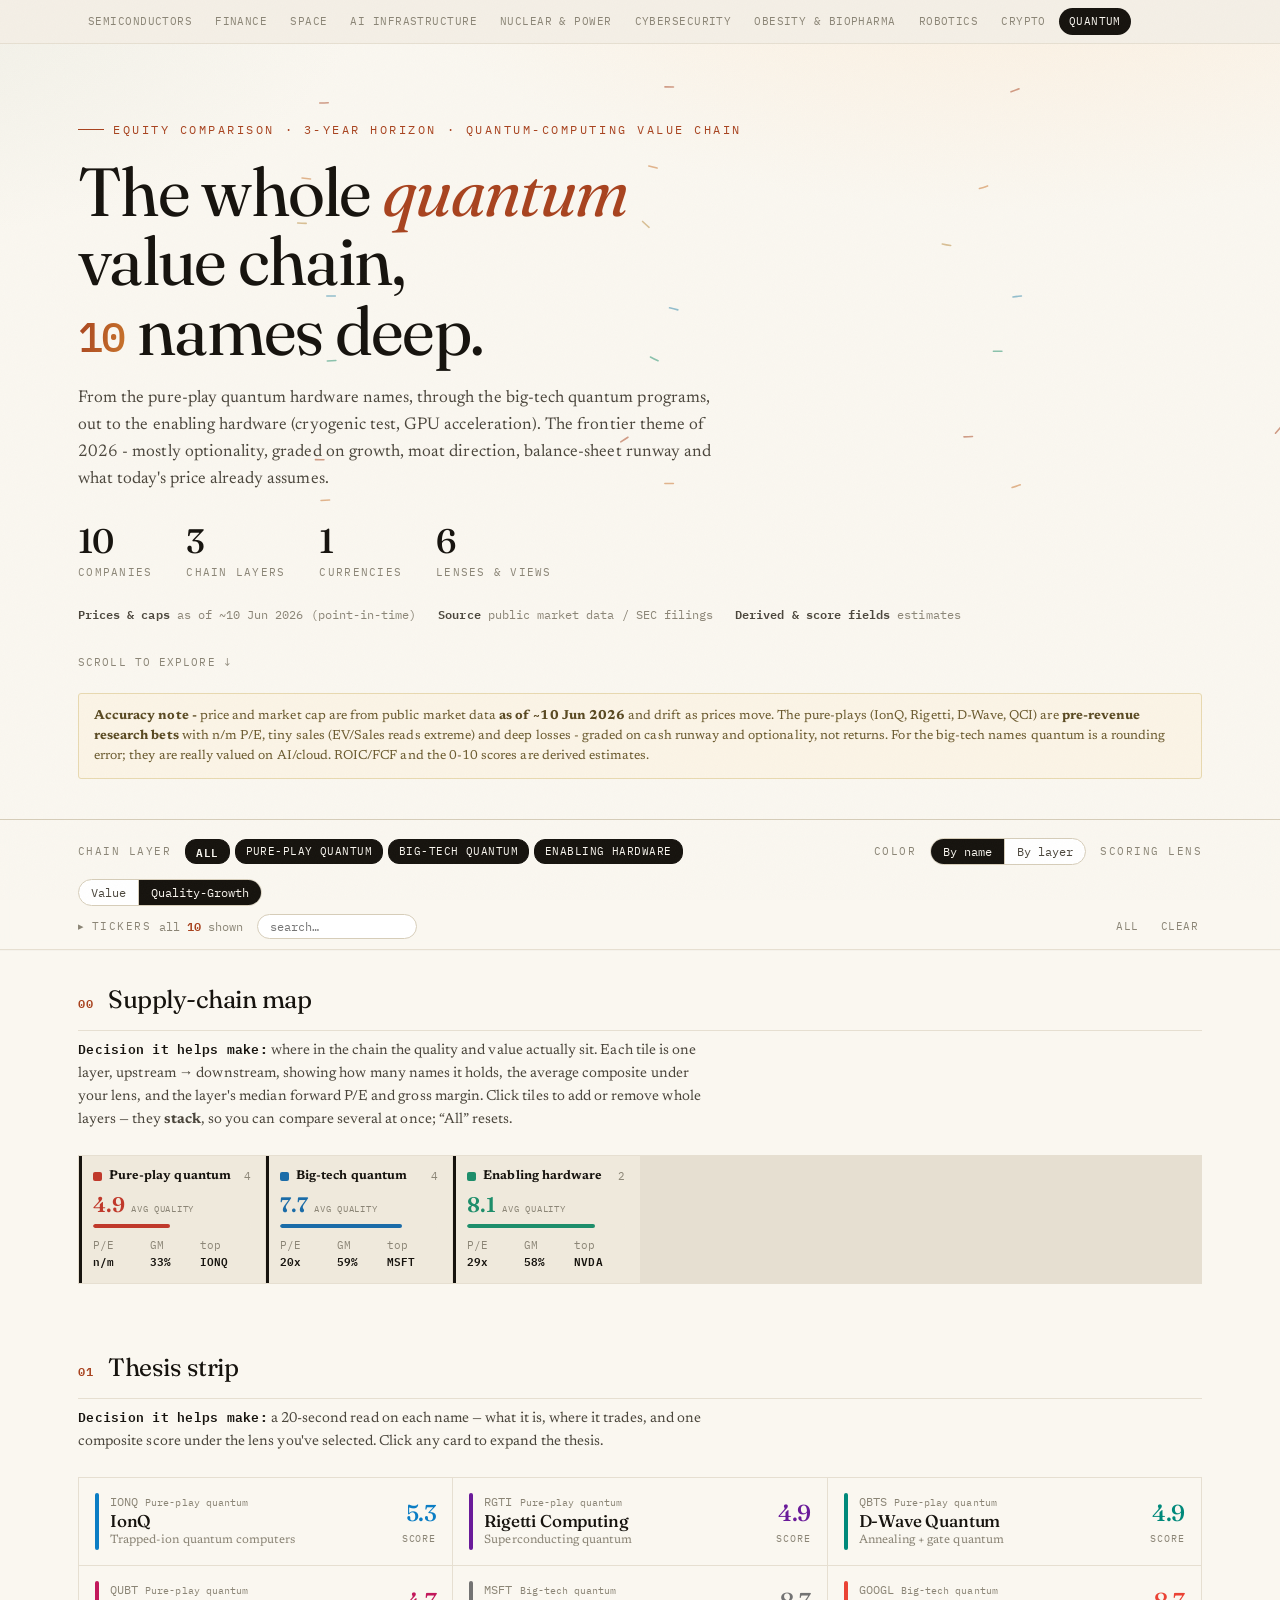
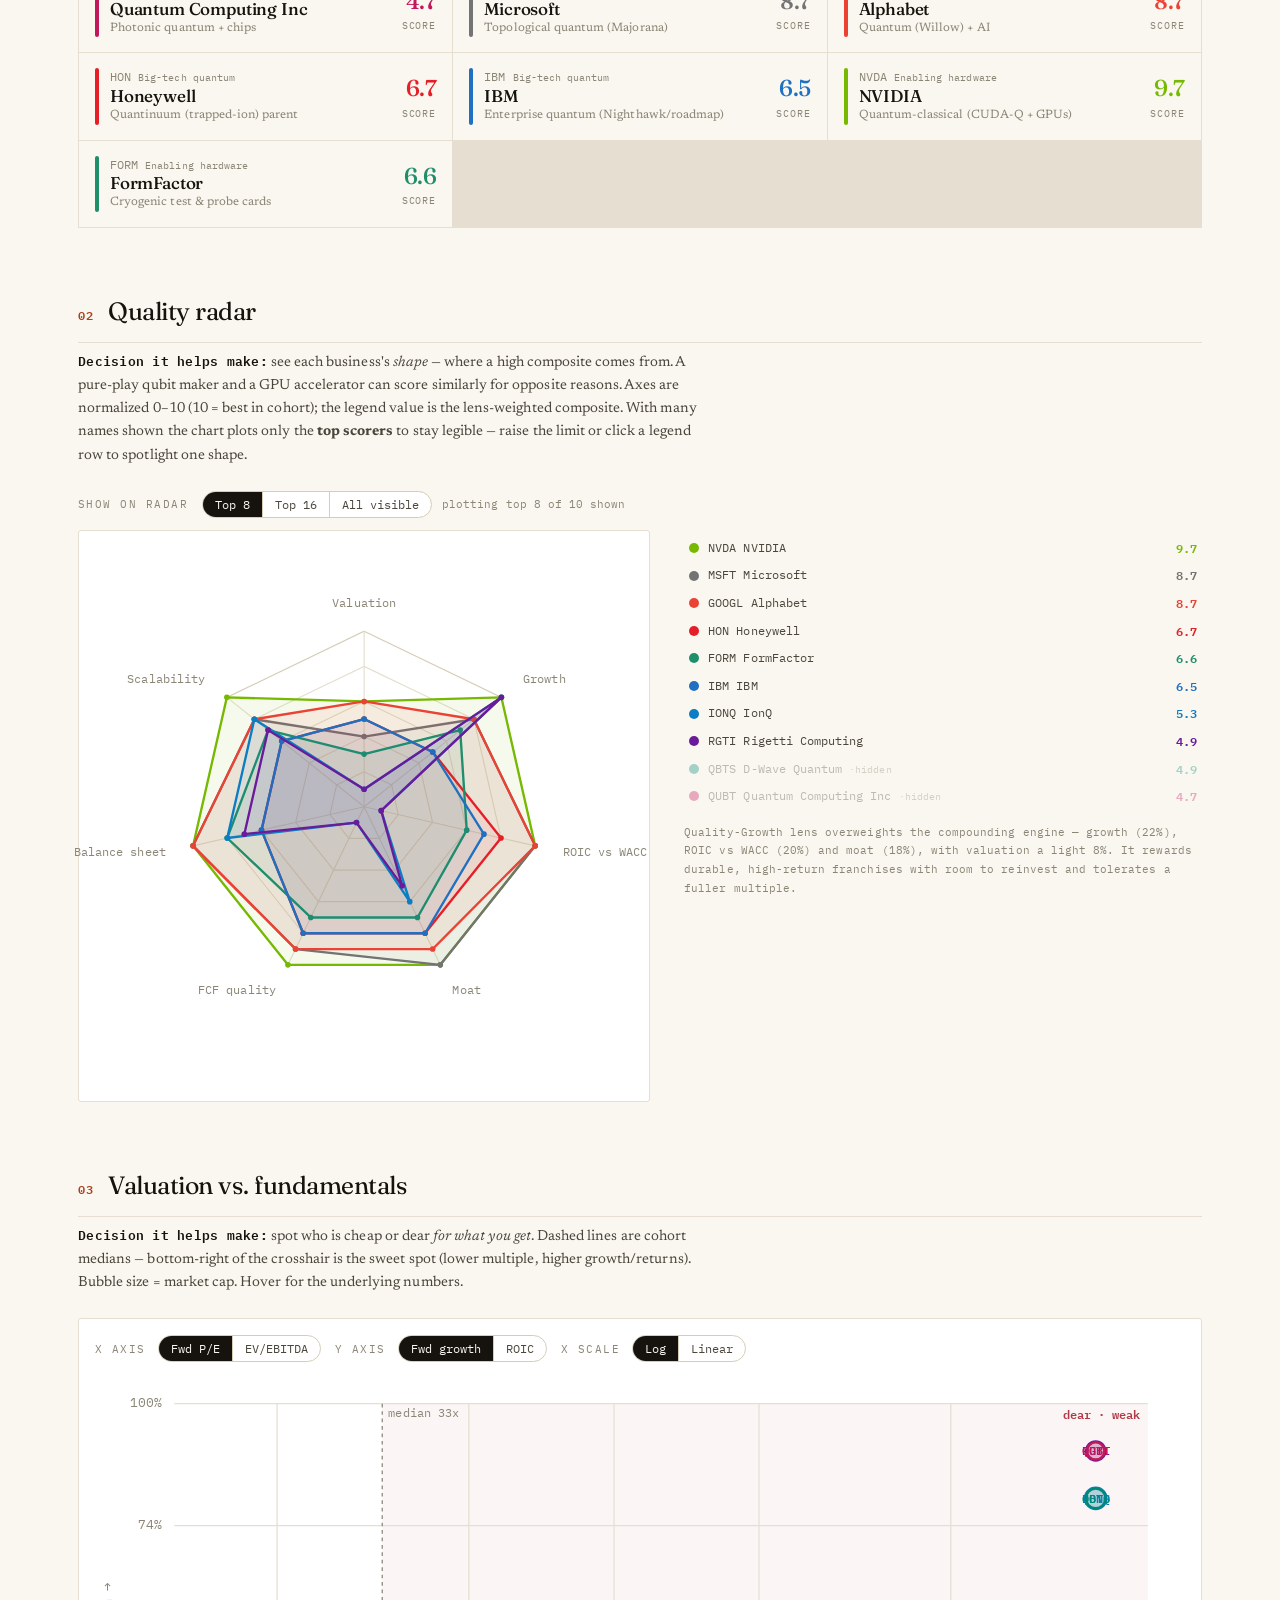
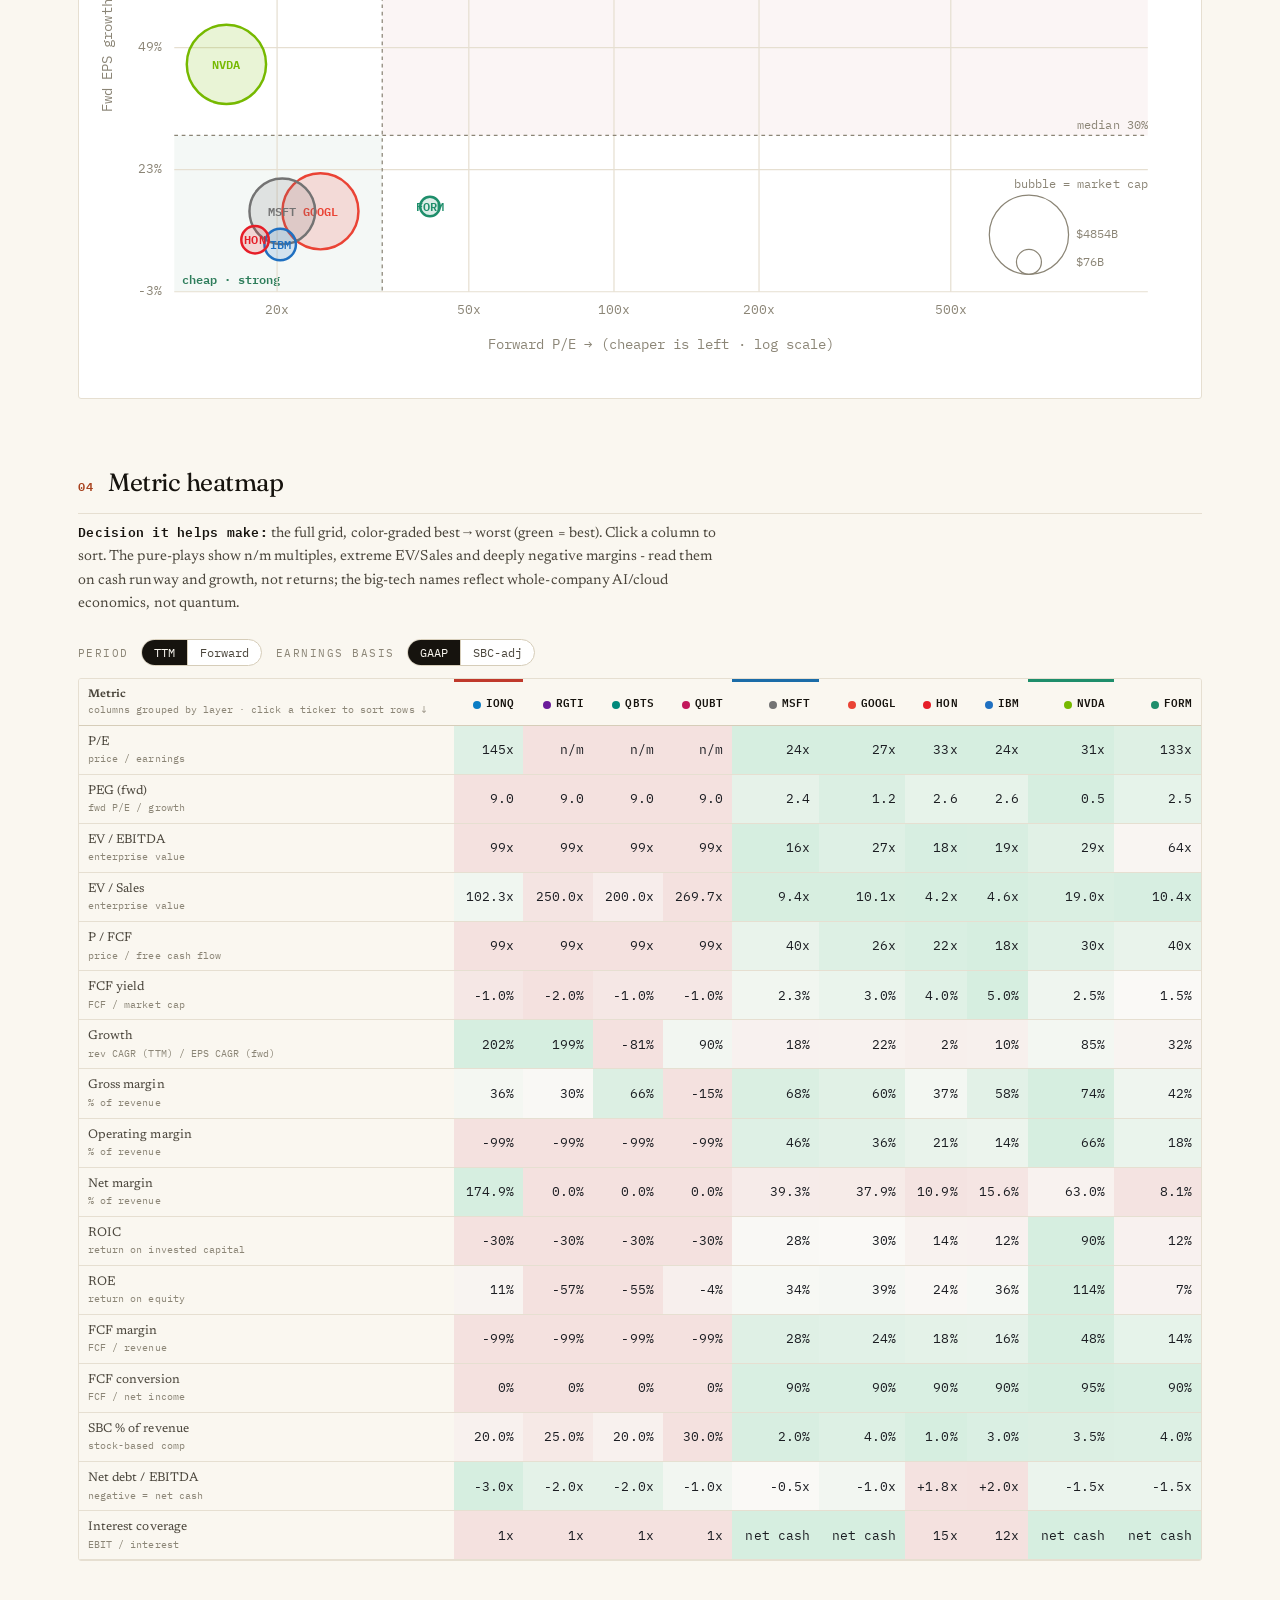
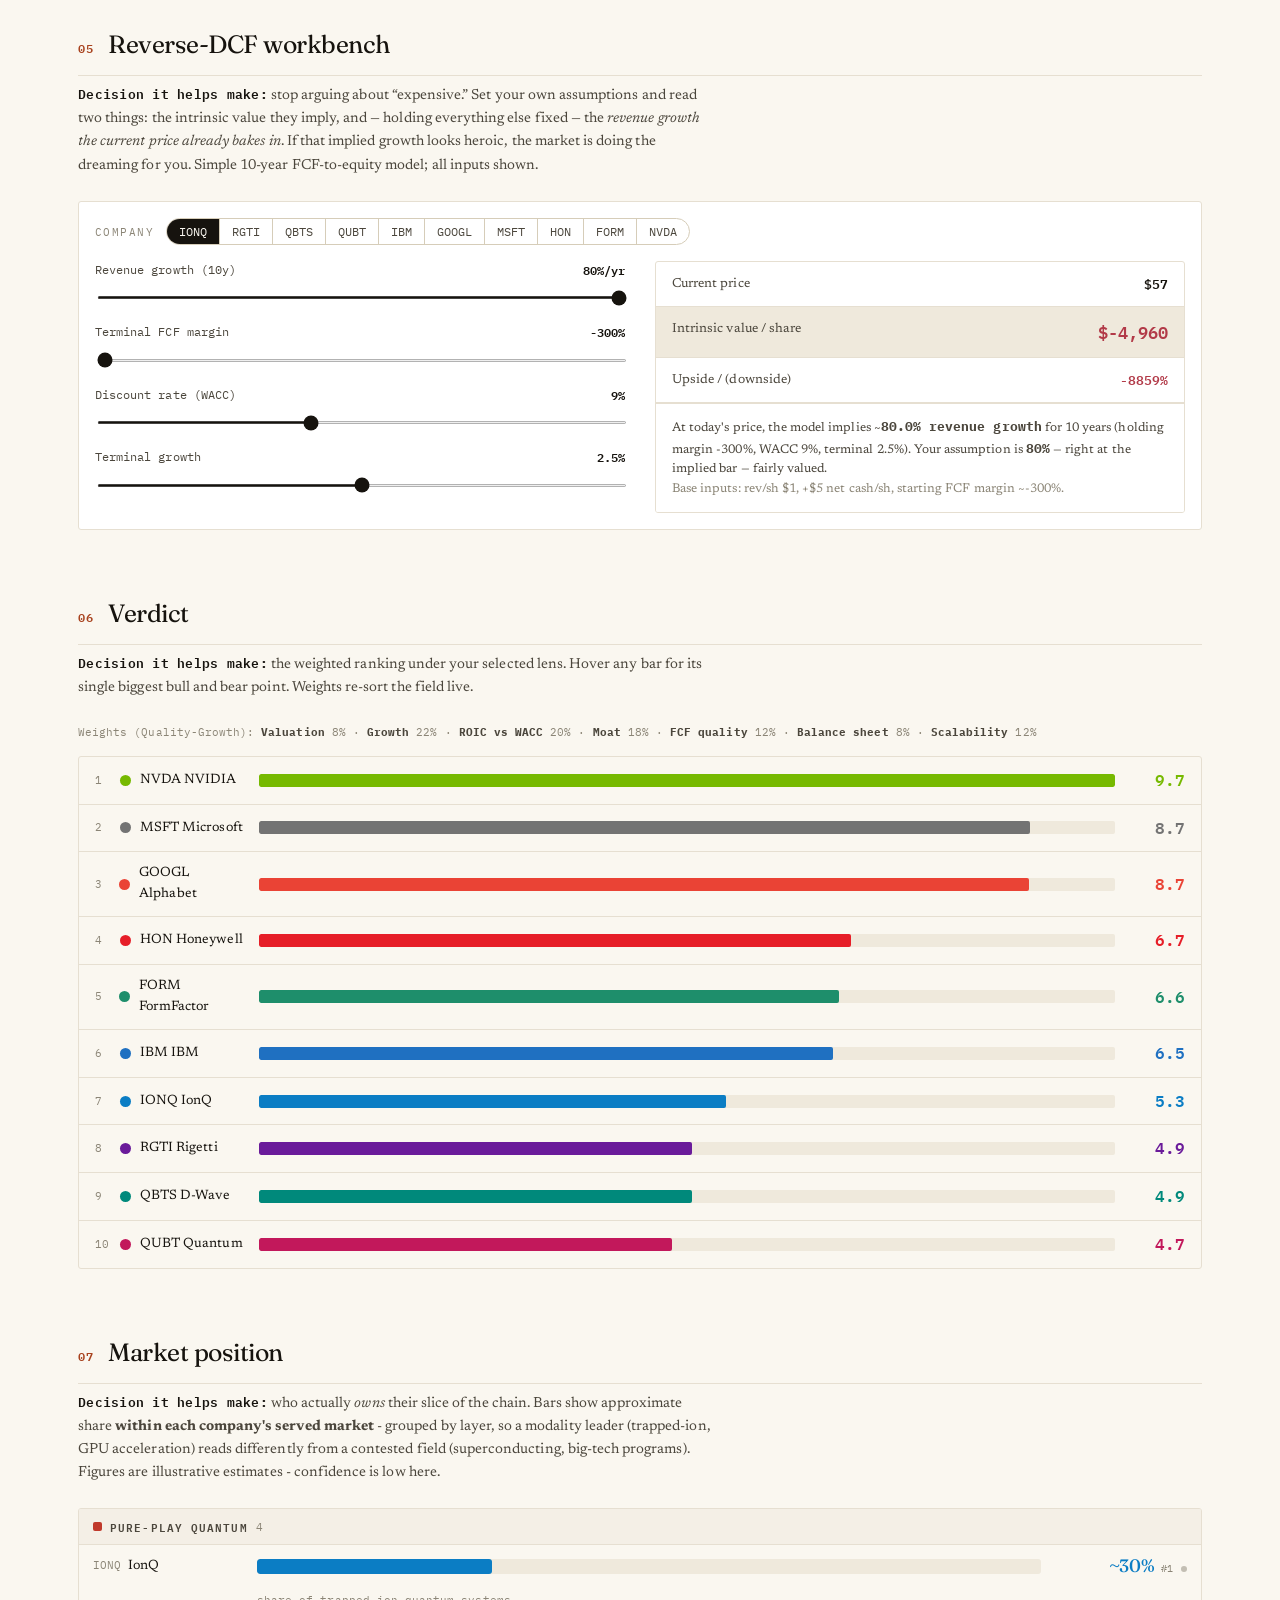
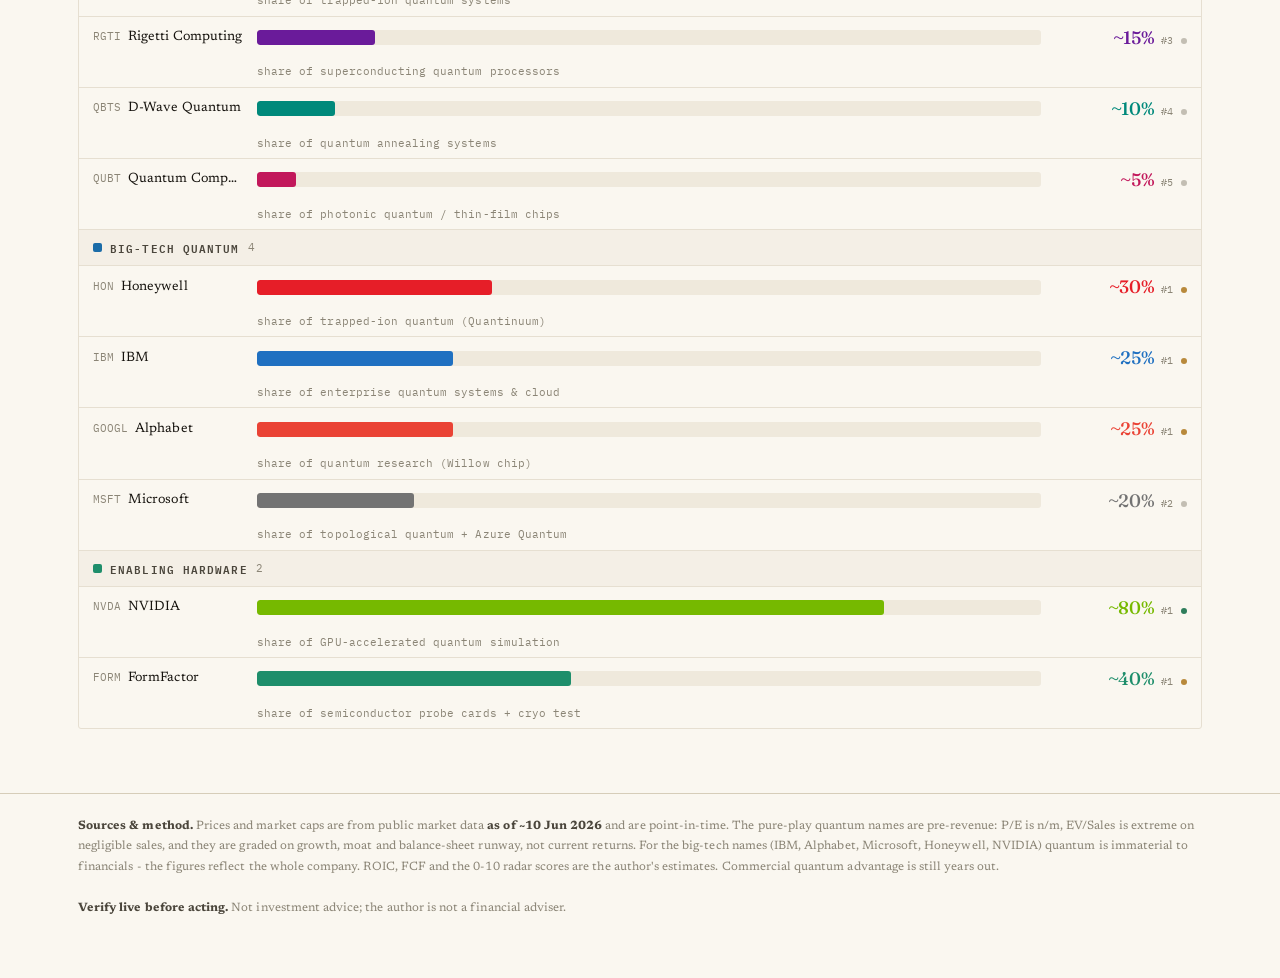
<file: quantum.html>
<!DOCTYPE html>
<html lang="en">
<head>
<meta charset="utf-8">
<meta name="viewport" content="width=device-width, initial-scale=1">
<title>Quantum Computing — 3-Year Comparison</title>
<link rel="preconnect" href="https://fonts.googleapis.com">
<link rel="preconnect" href="https://fonts.gstatic.com" crossorigin>
<link href="https://fonts.googleapis.com/css2?family=Fraunces:ital,opsz,wght@0,9..144,400;0,9..144,500;0,9..144,600;1,9..144,400&family=Newsreader:ital,opsz@0,6..72;1,6..72&family=IBM+Plex+Mono:wght@400;500;600&display=swap" rel="stylesheet">
<link rel="stylesheet" href="assets/styles.css">
</head>
<body>
<script src="data/quantum.js"></script>
<script src="assets/engine.js"></script>
</body>
</html>
</file>
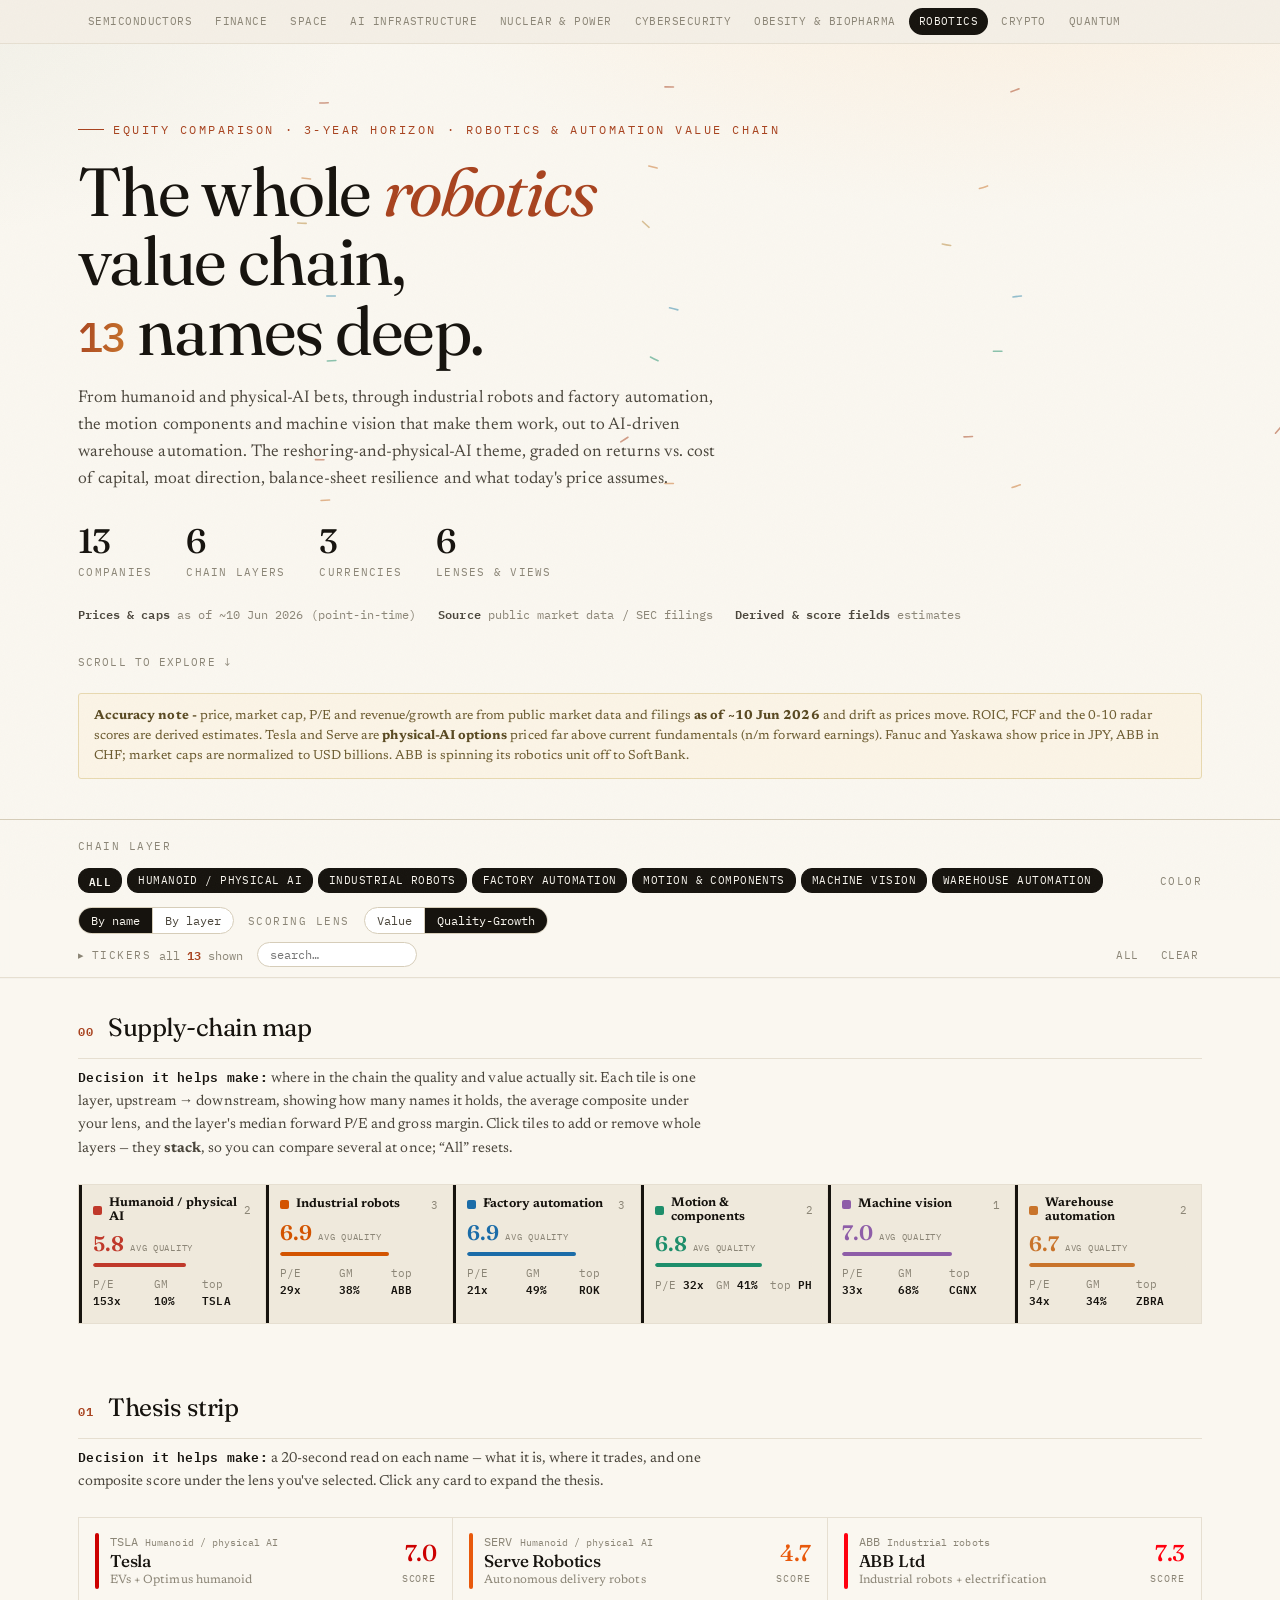
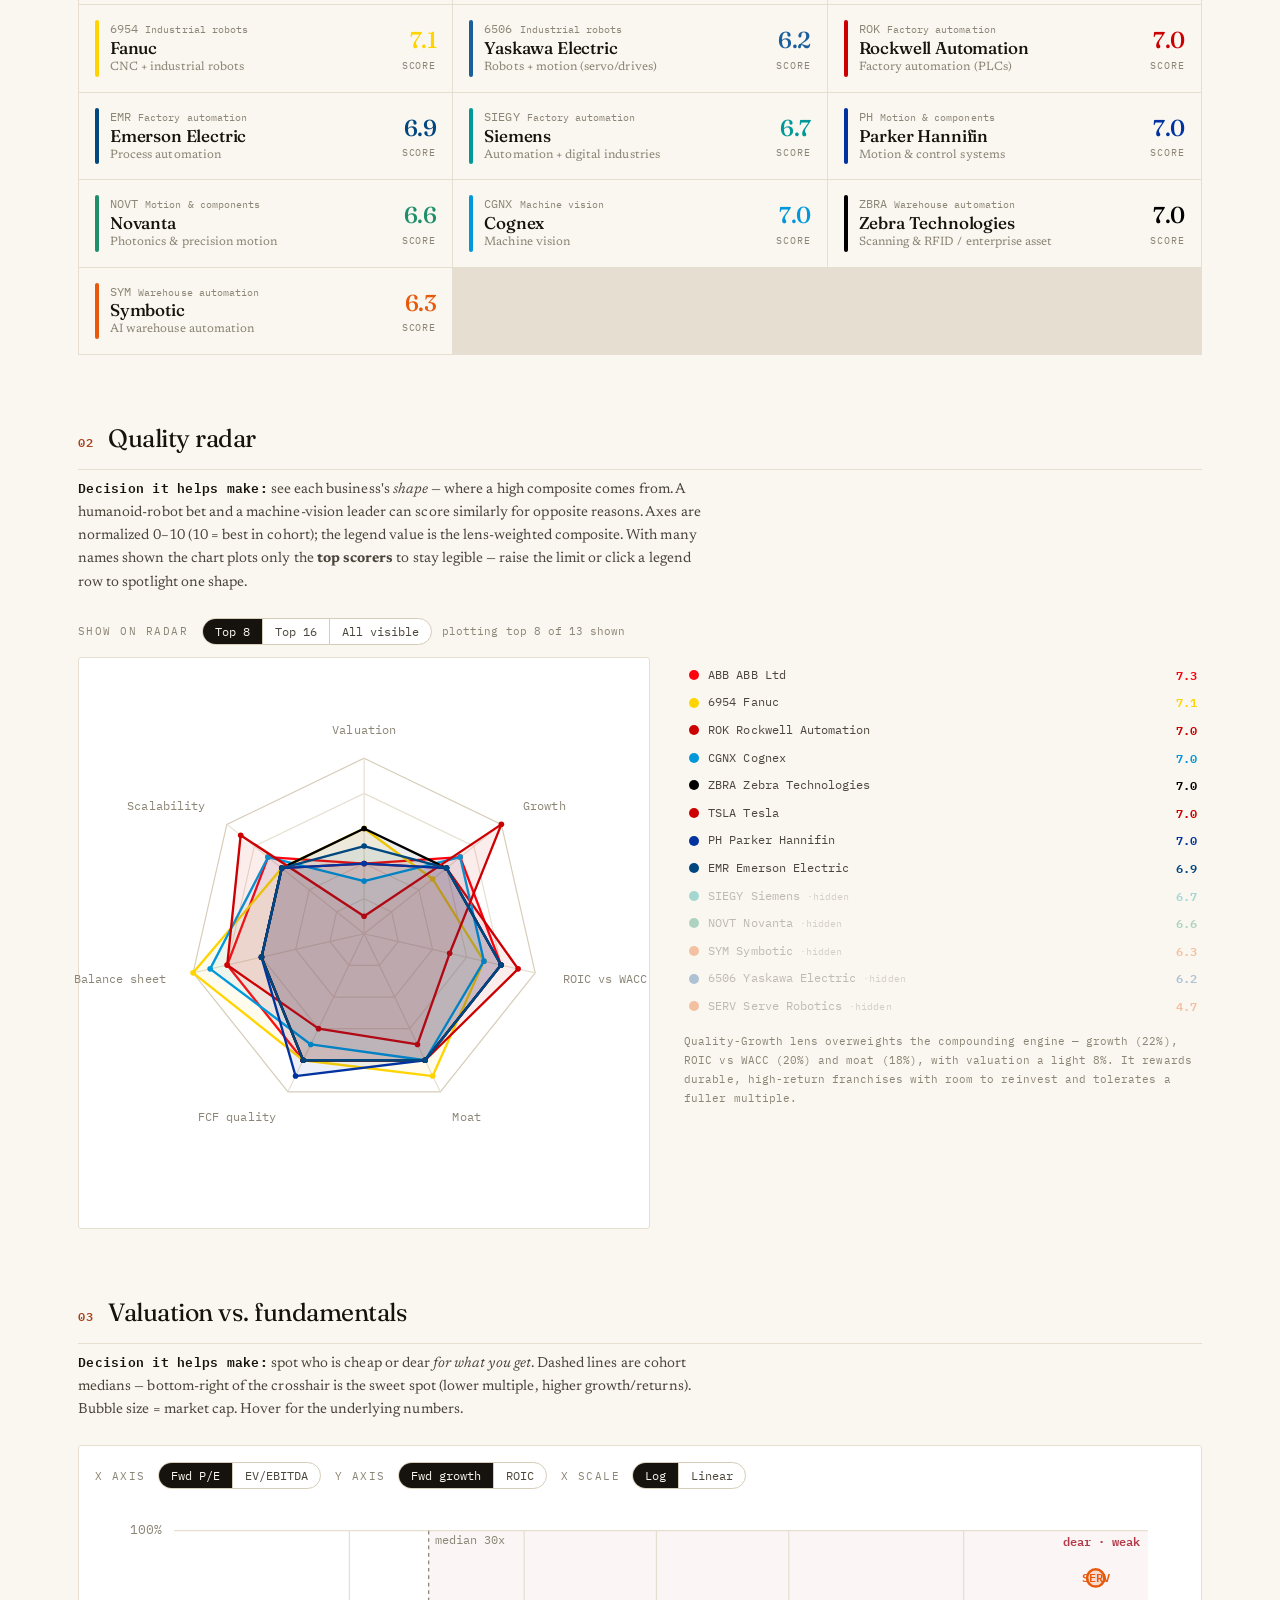
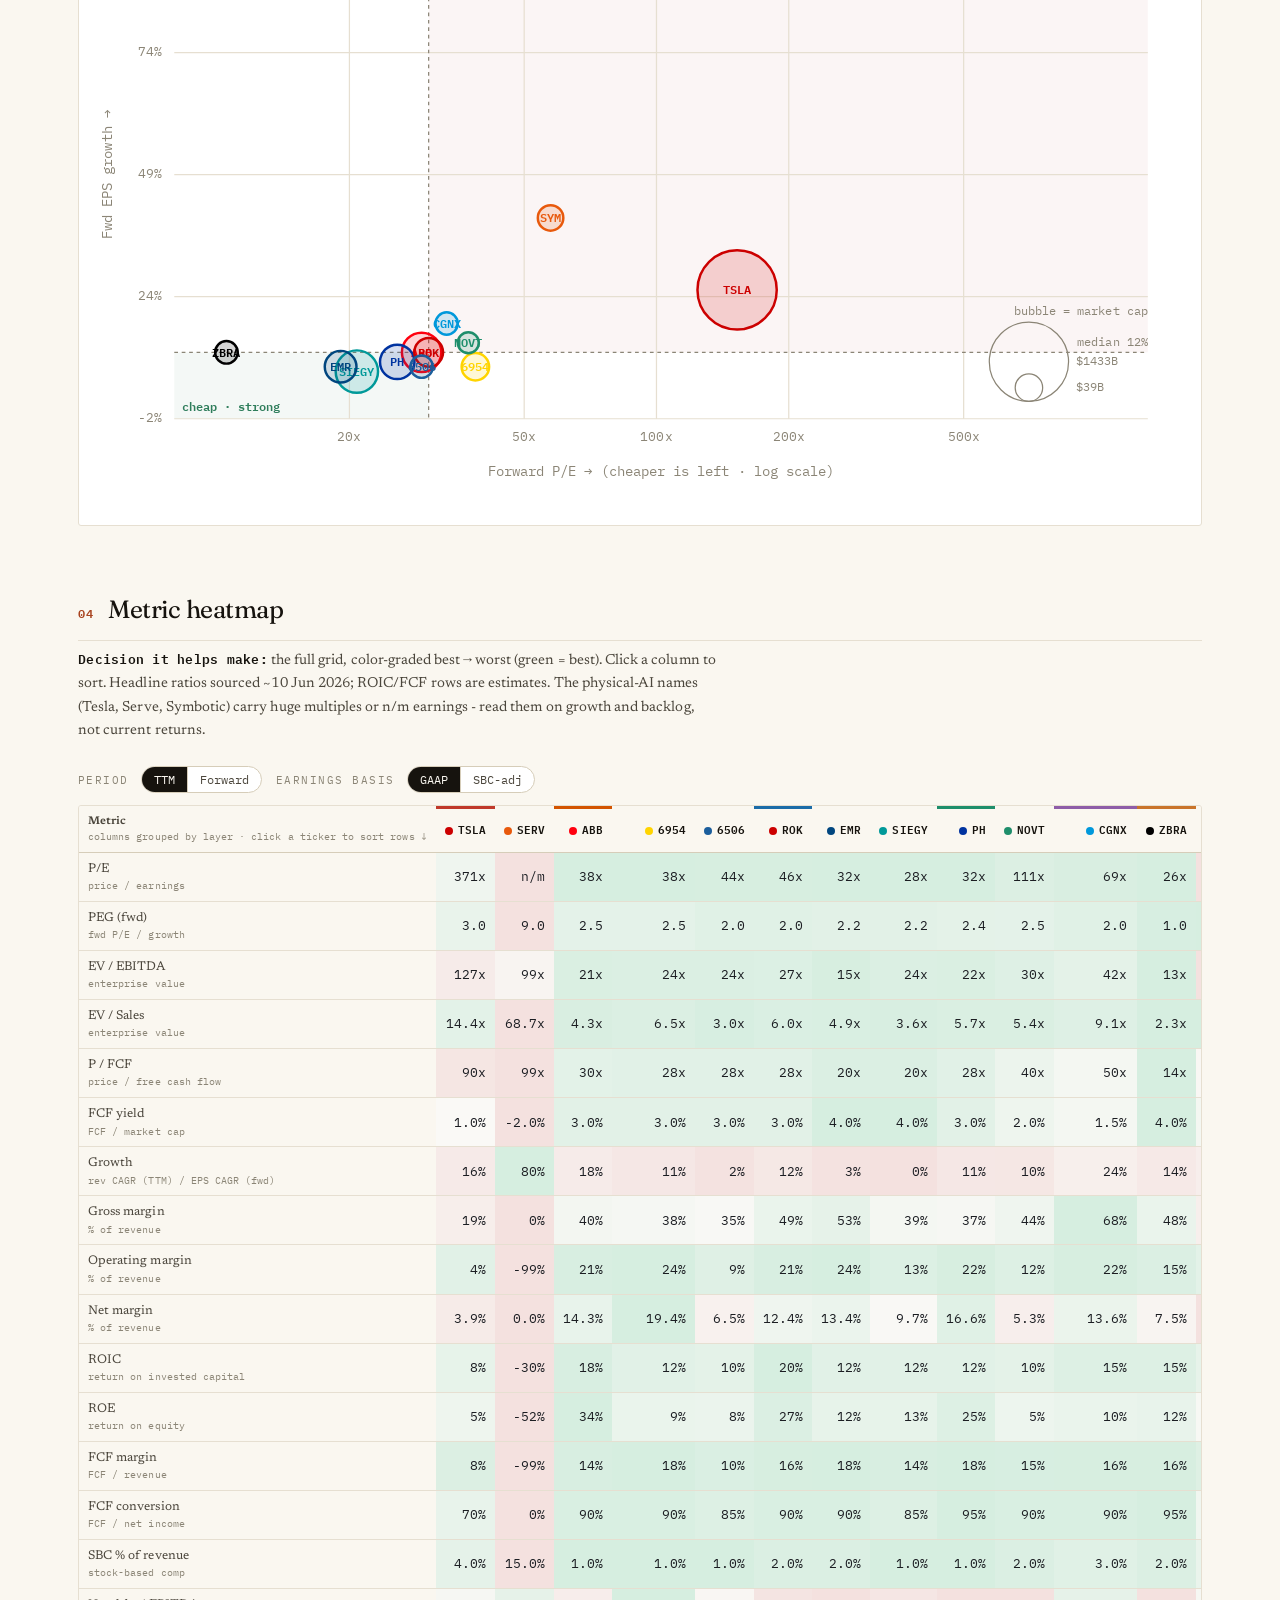
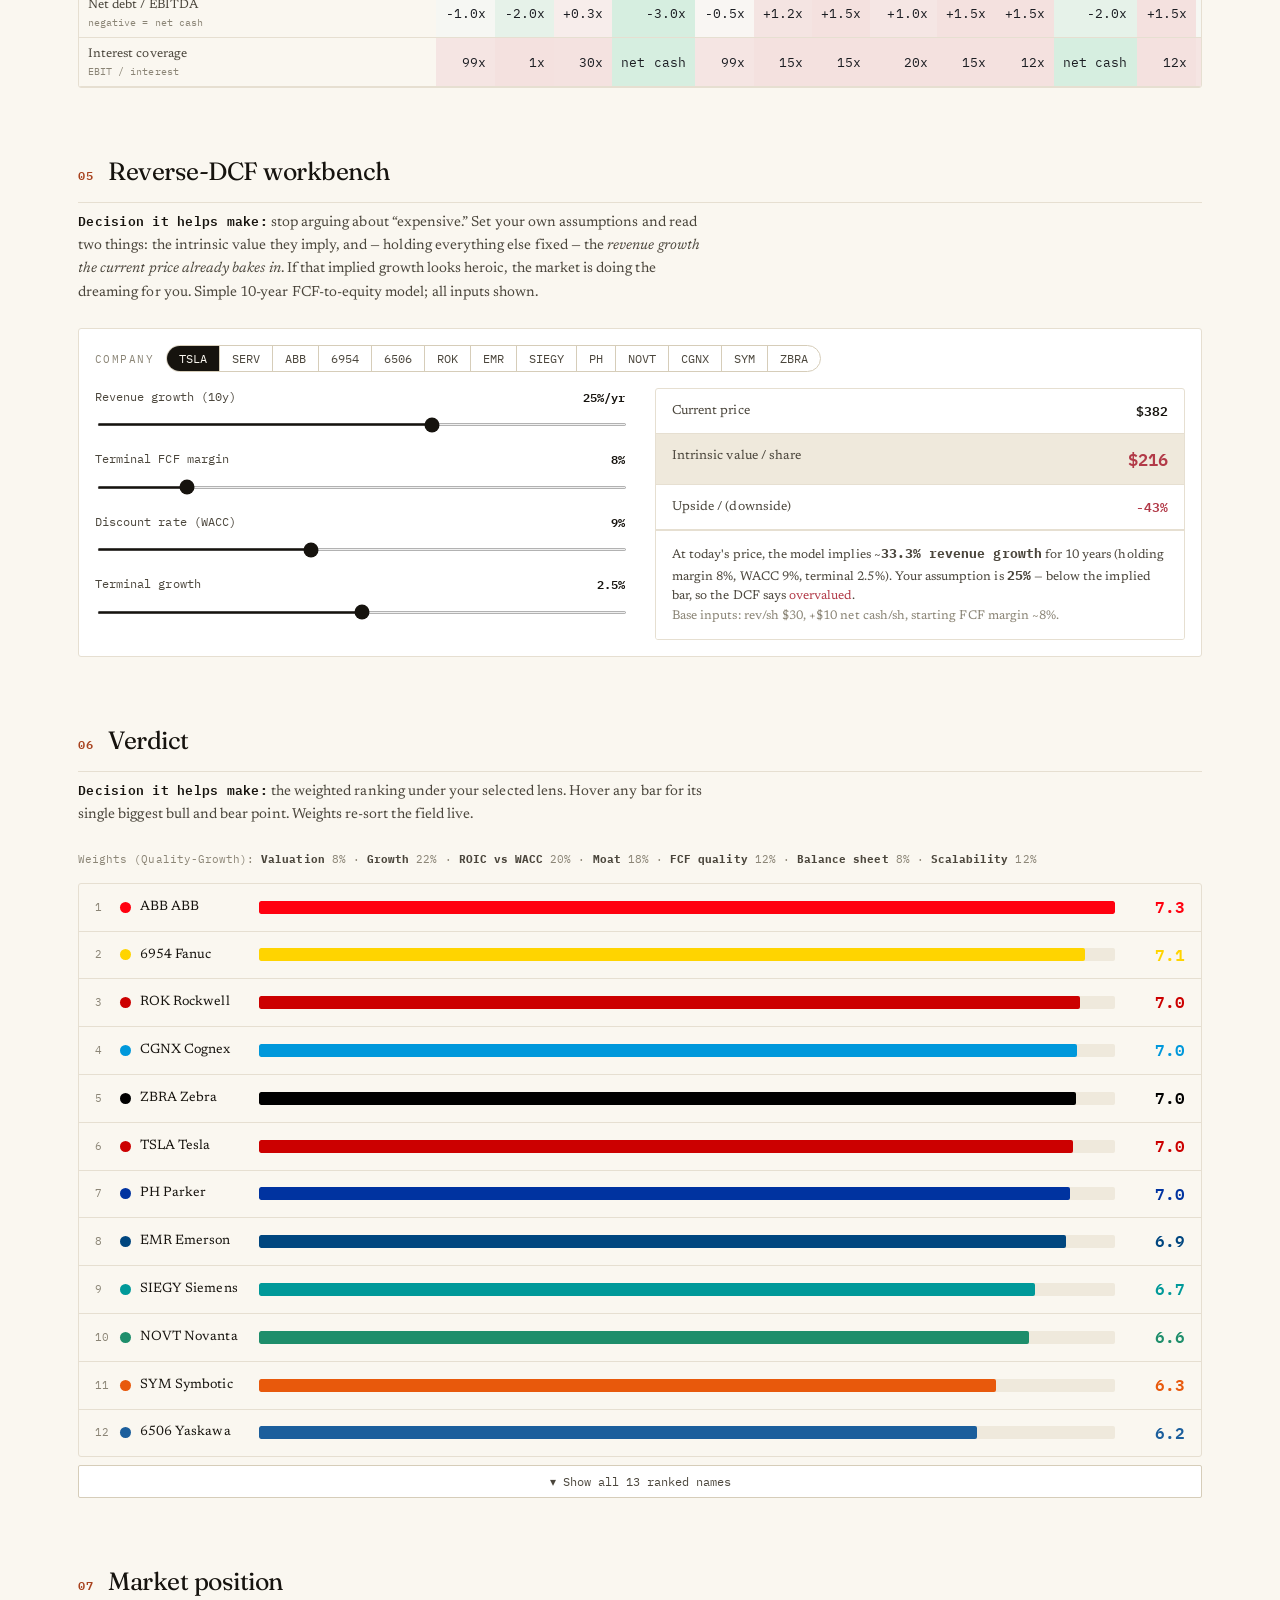
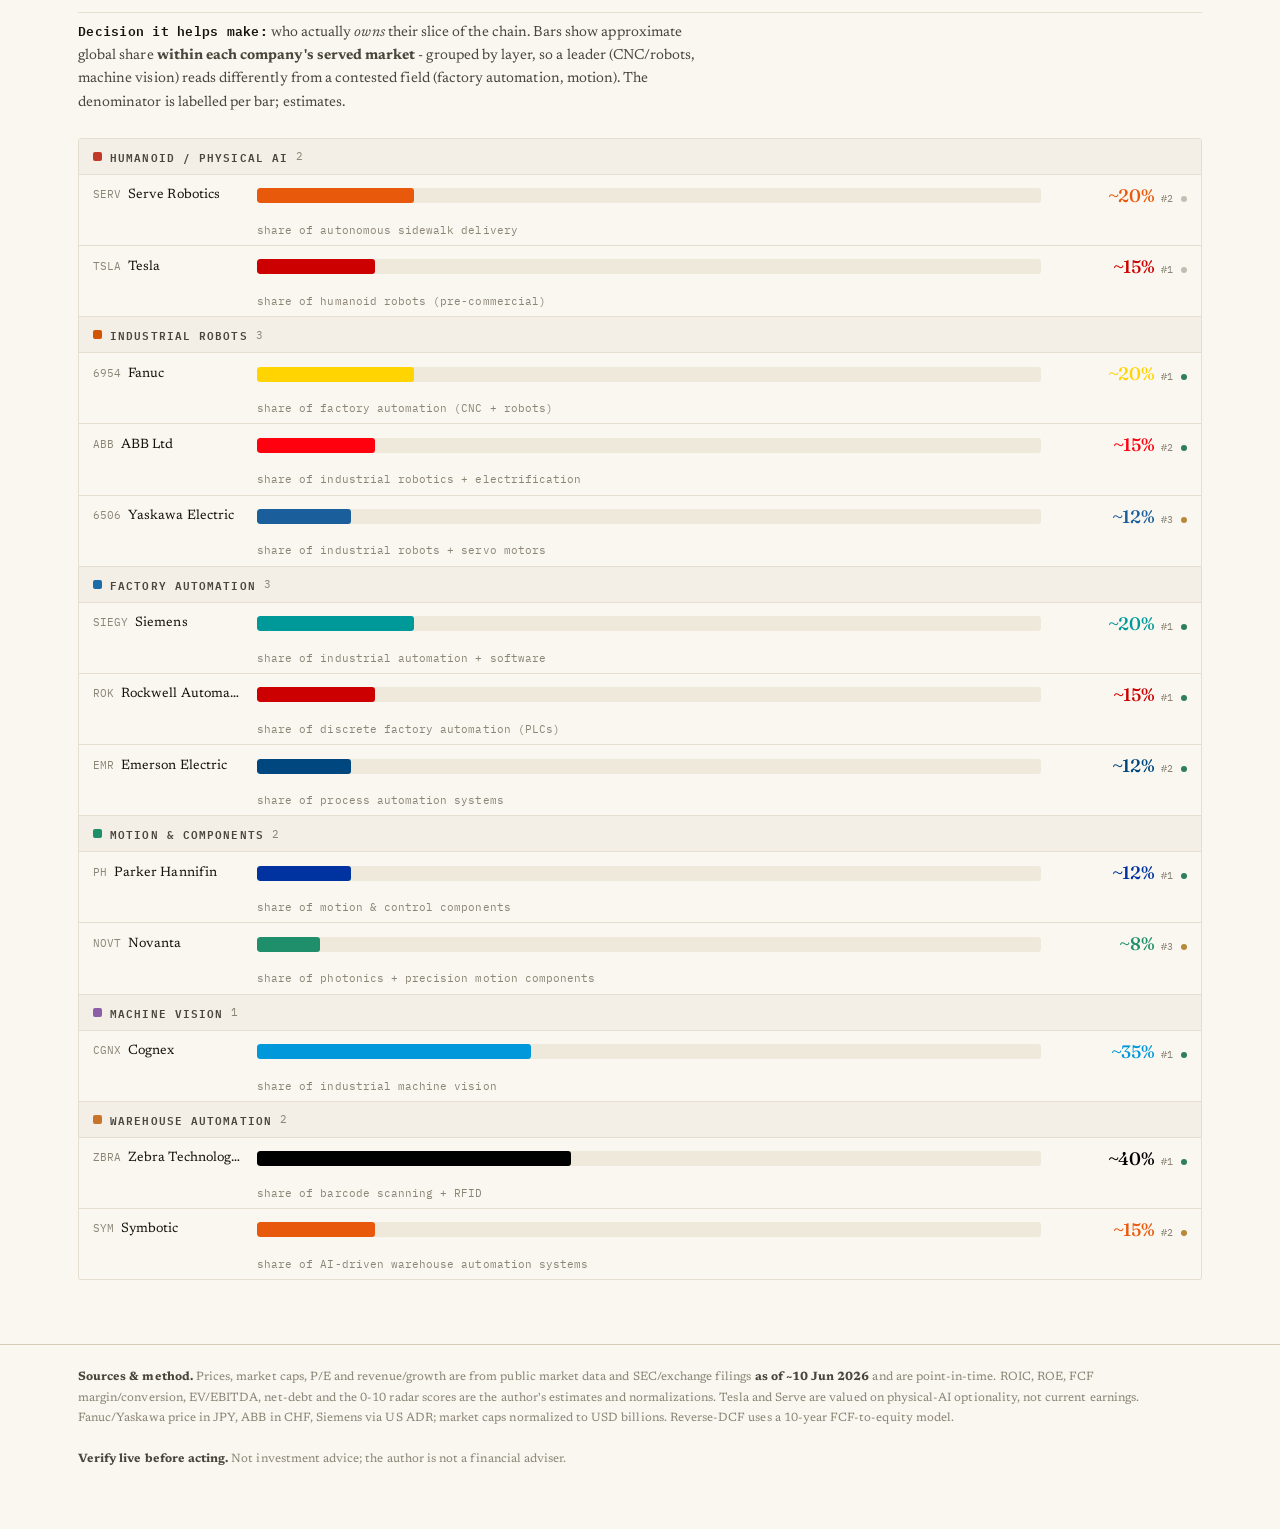
<file: robotics.html>
<!DOCTYPE html>
<html lang="en">
<head>
<meta charset="utf-8">
<meta name="viewport" content="width=device-width, initial-scale=1">
<title>Robotics & Automation — 3-Year Comparison</title>
<link rel="preconnect" href="https://fonts.googleapis.com">
<link rel="preconnect" href="https://fonts.gstatic.com" crossorigin>
<link href="https://fonts.googleapis.com/css2?family=Fraunces:ital,opsz,wght@0,9..144,400;0,9..144,500;0,9..144,600;1,9..144,400&family=Newsreader:ital,opsz@0,6..72;1,6..72&family=IBM+Plex+Mono:wght@400;500;600&display=swap" rel="stylesheet">
<link rel="stylesheet" href="assets/styles.css">
</head>
<body>
<script src="data/robotics.js"></script>
<script src="assets/engine.js"></script>
</body>
</html>
</file>
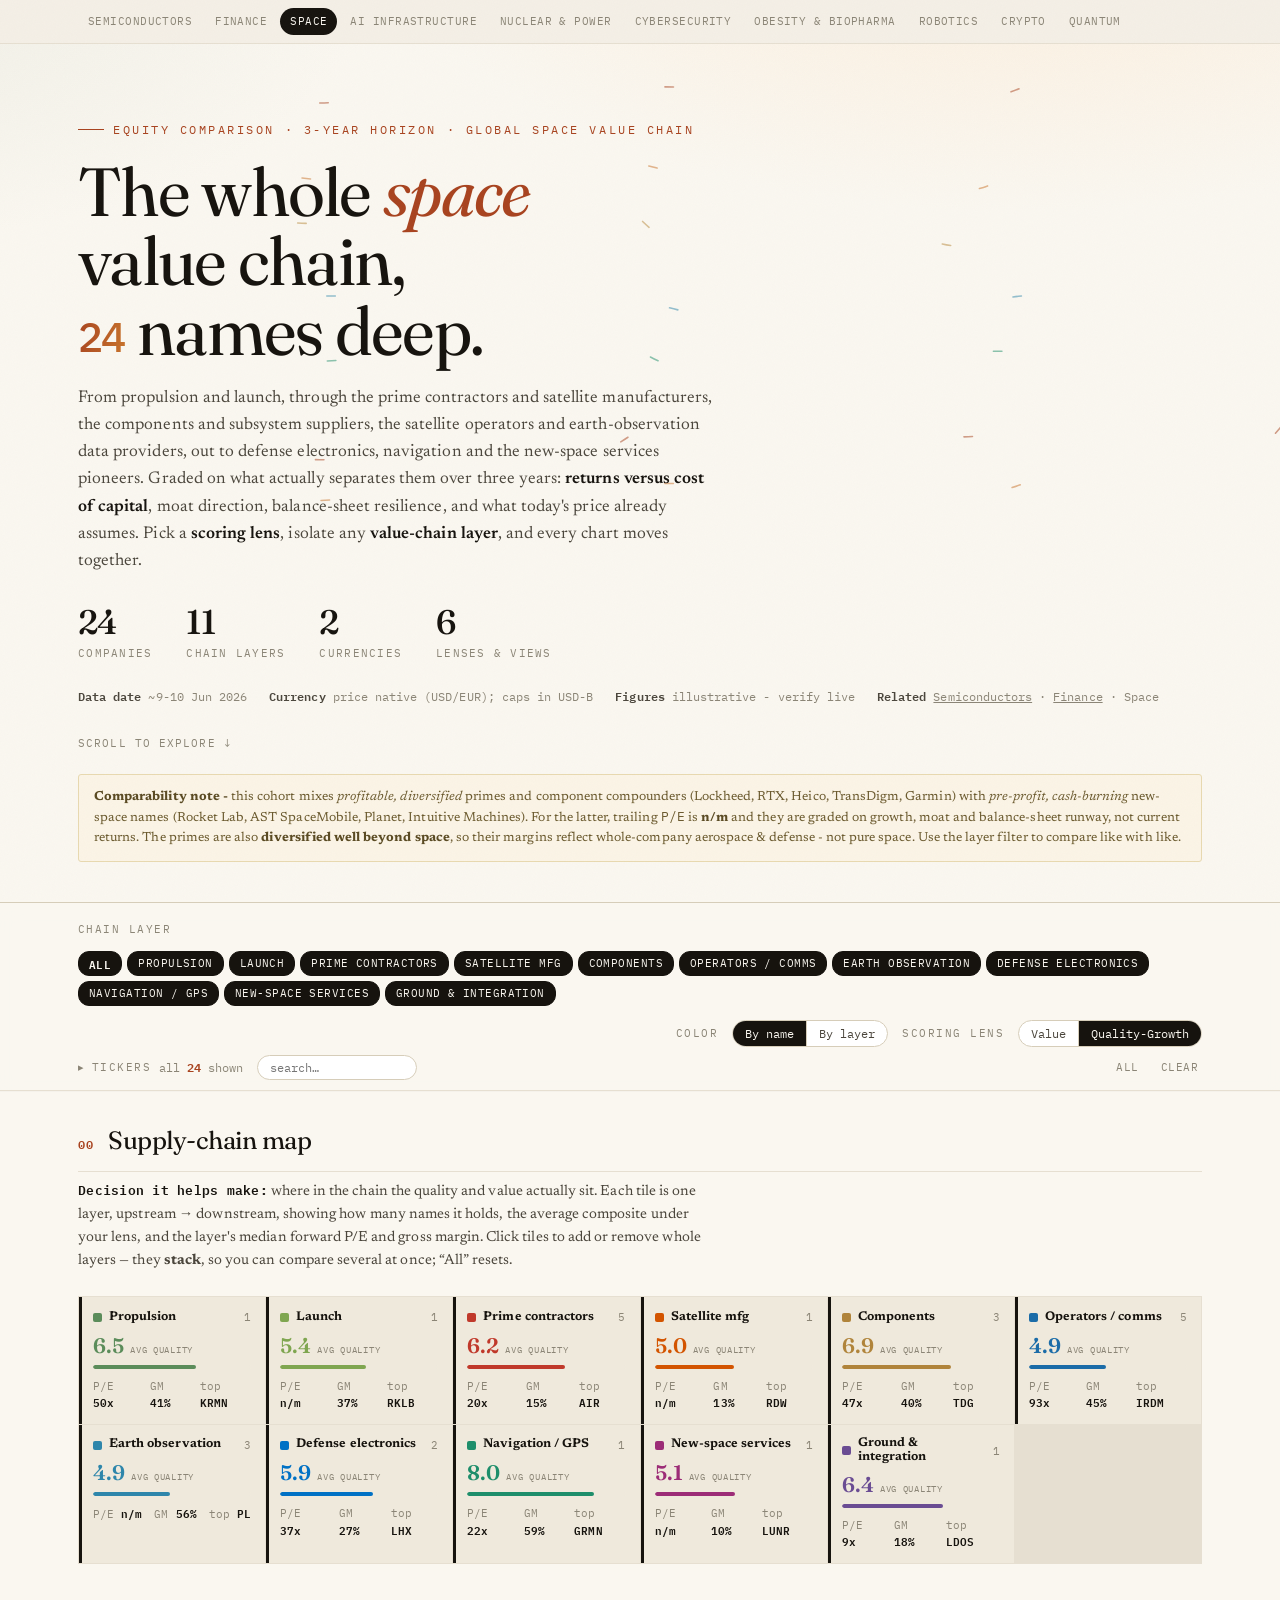
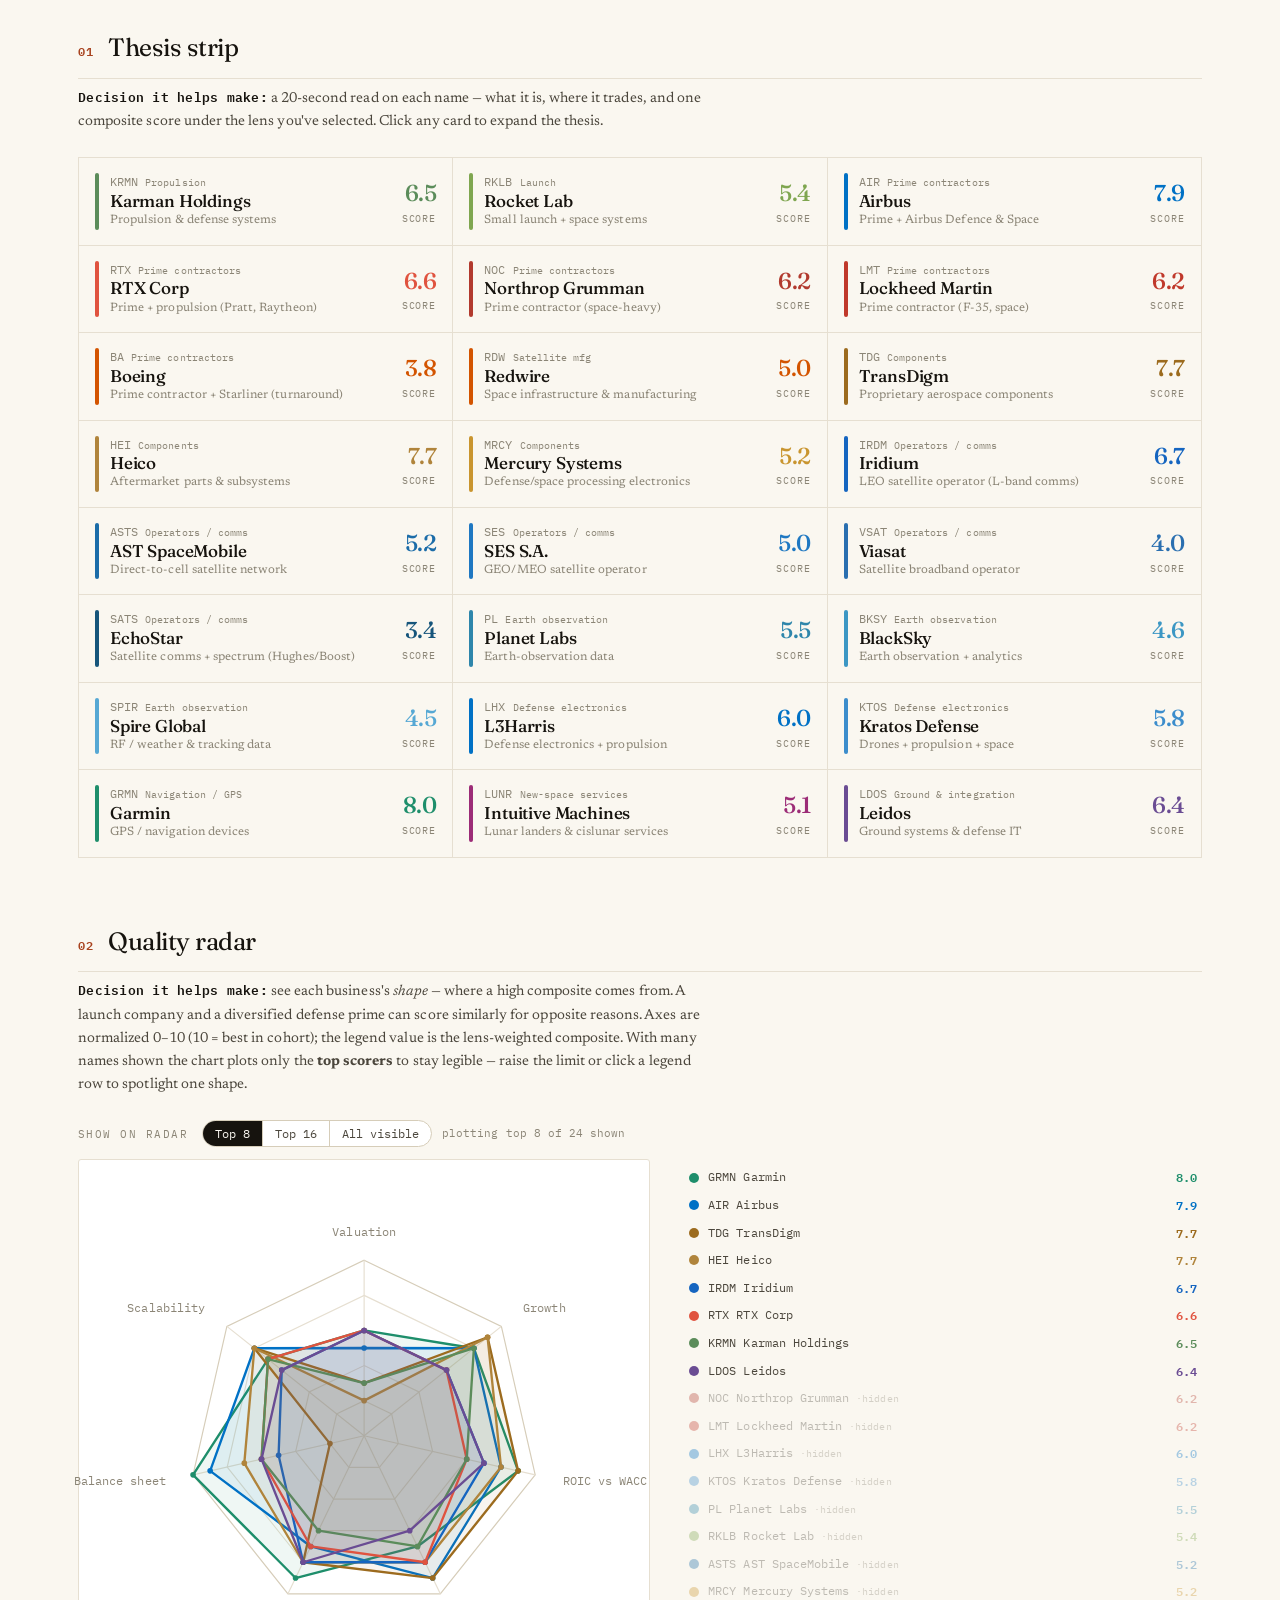
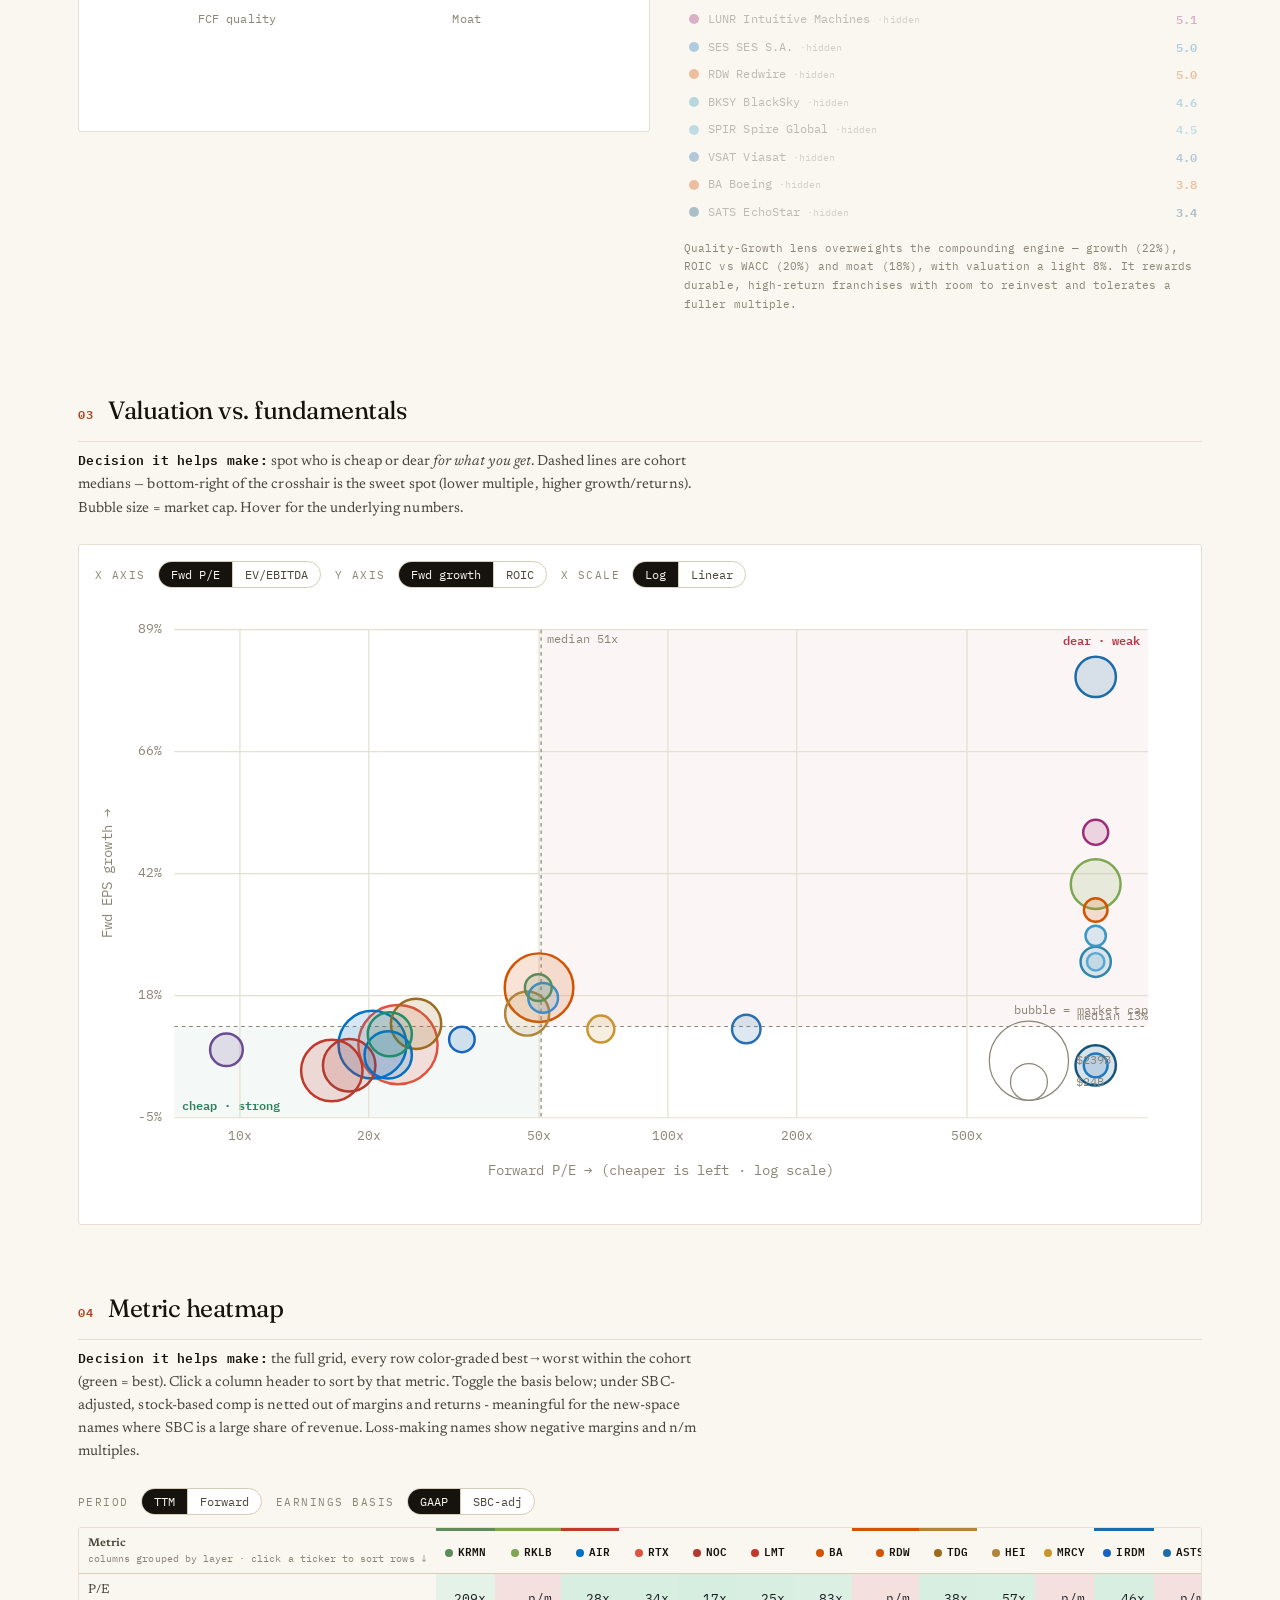
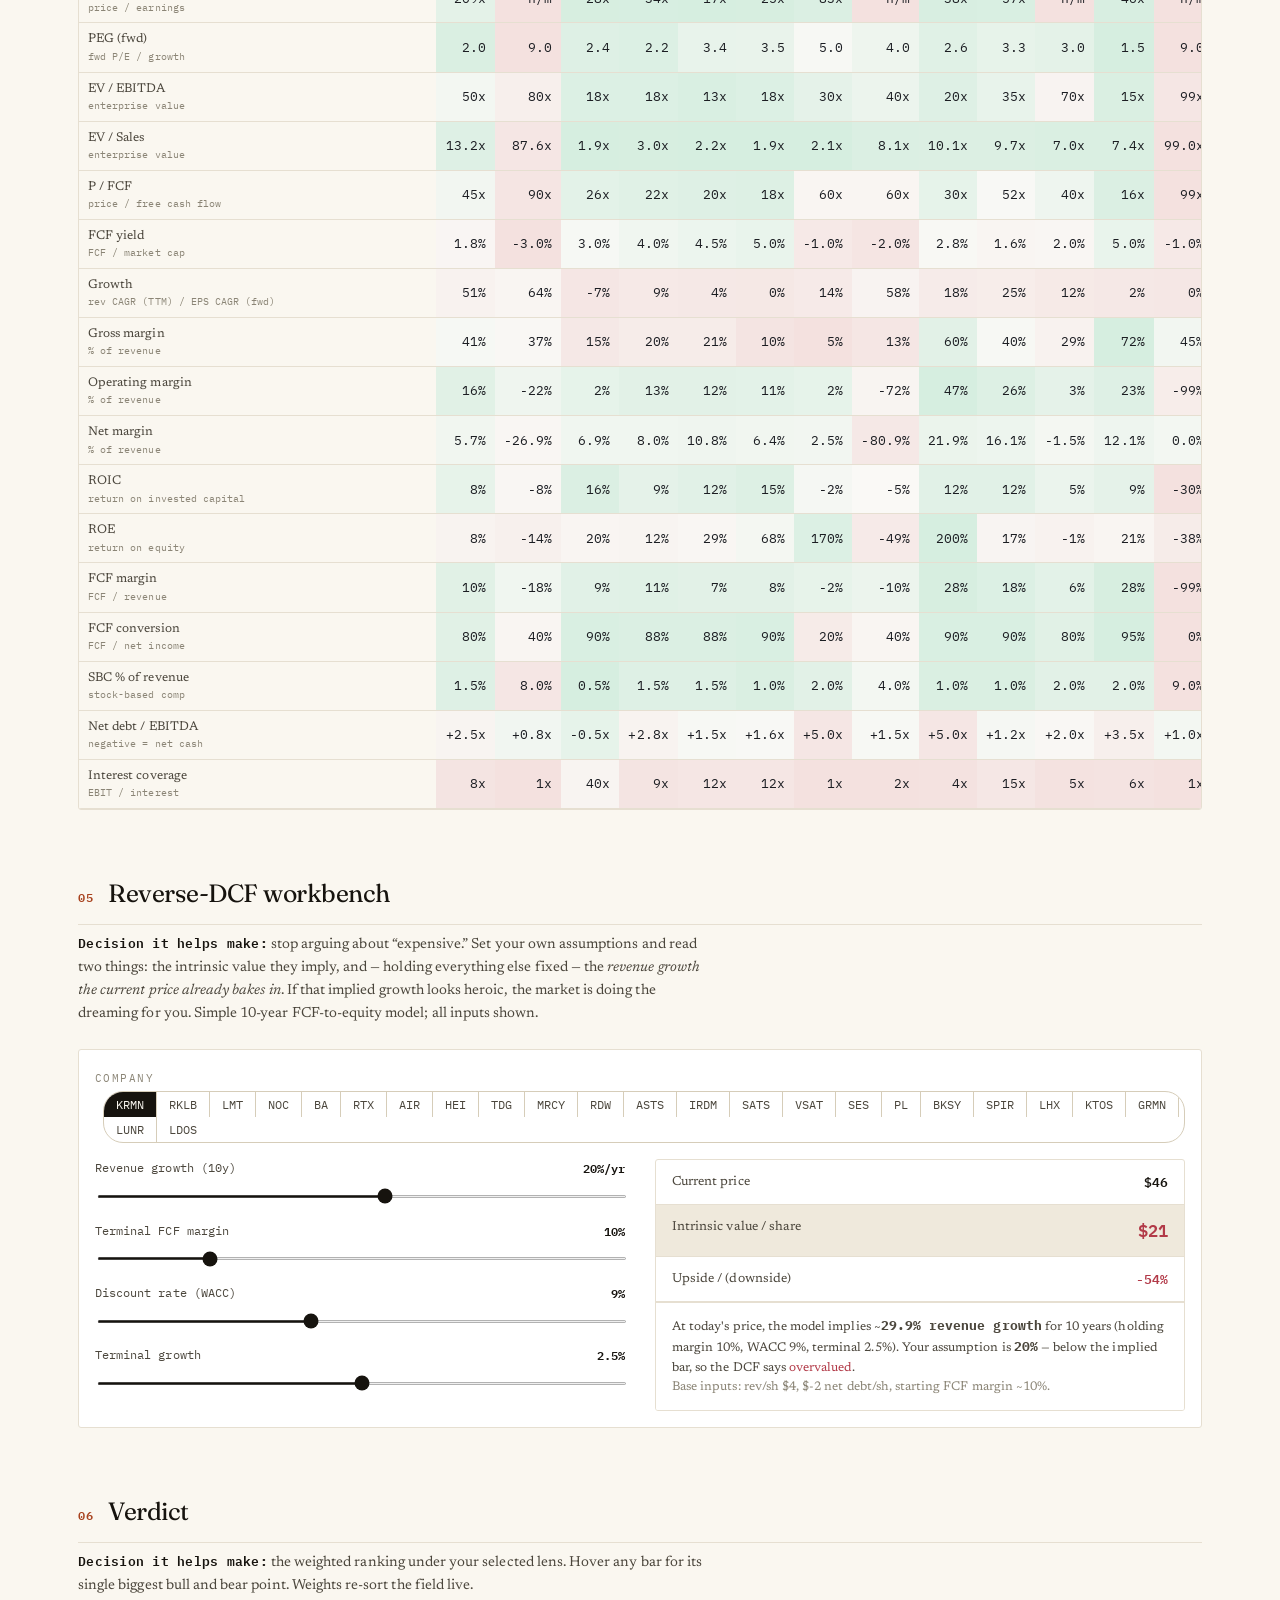
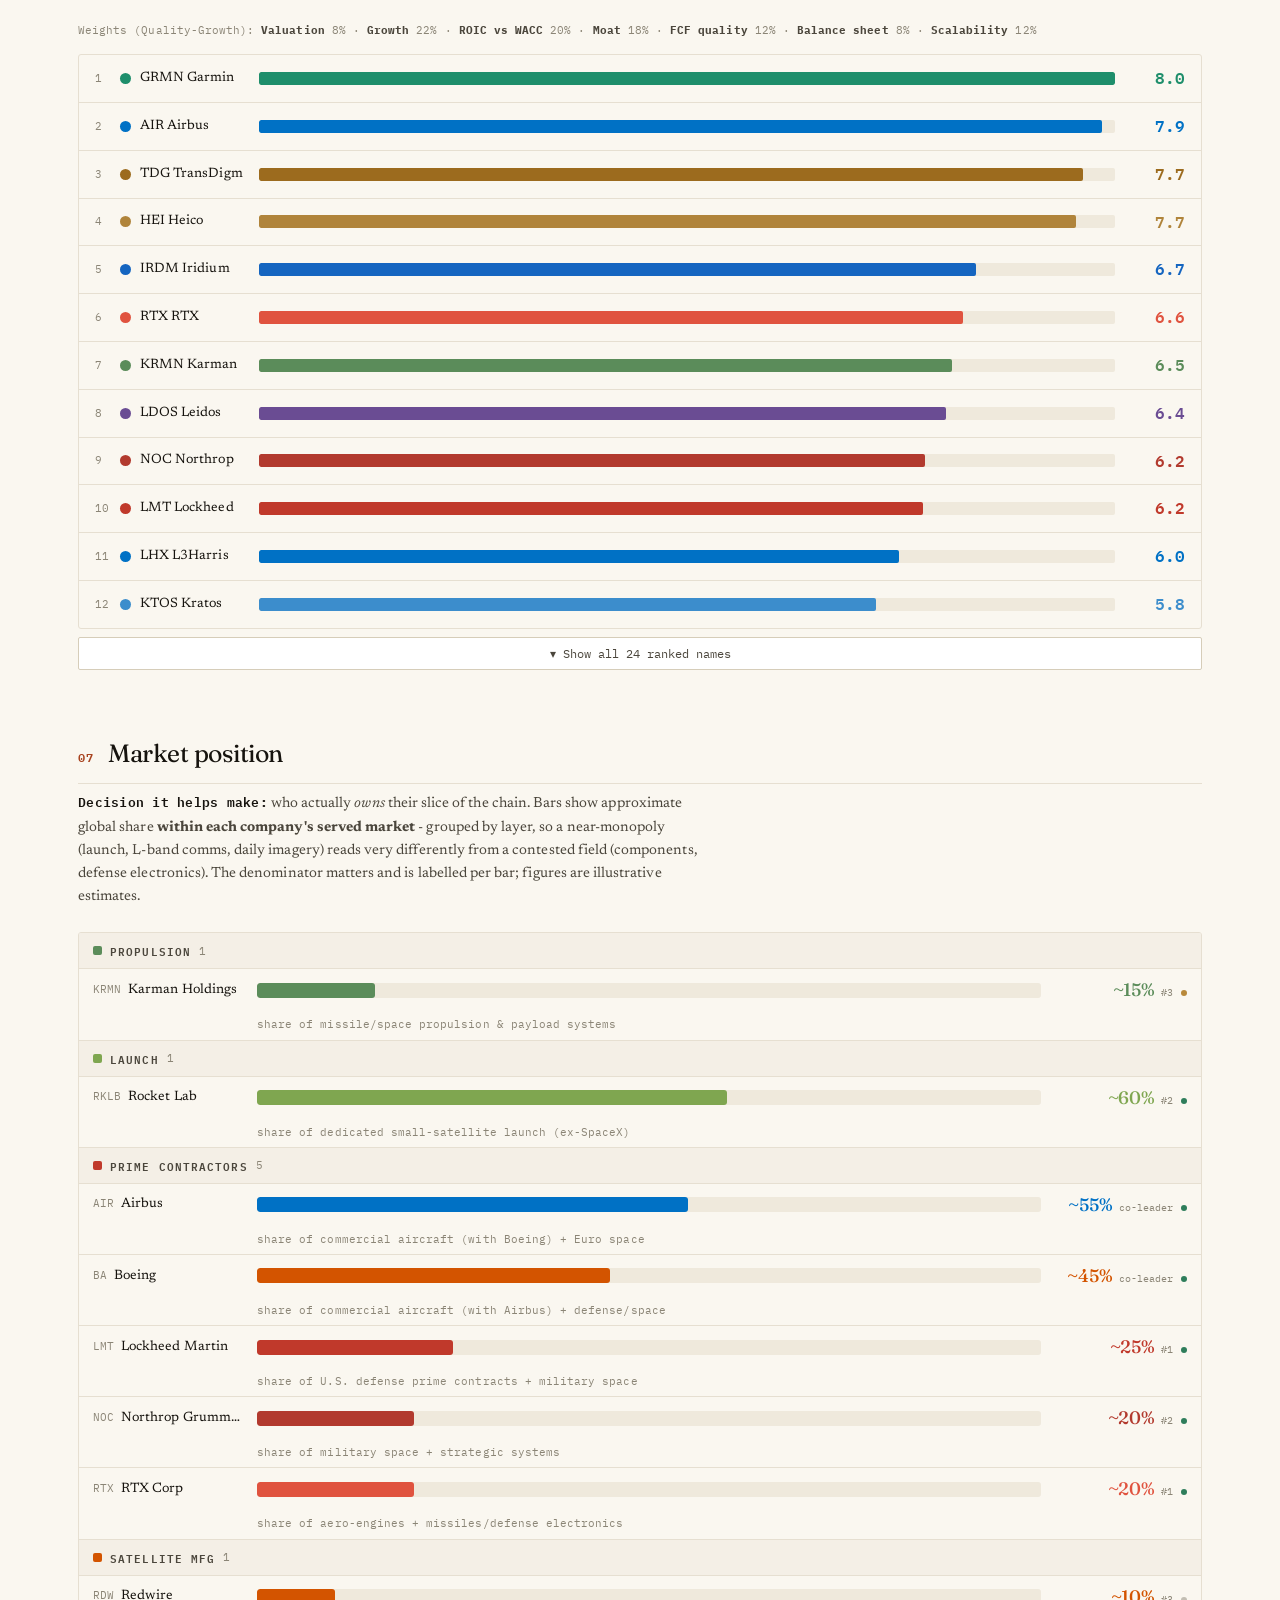
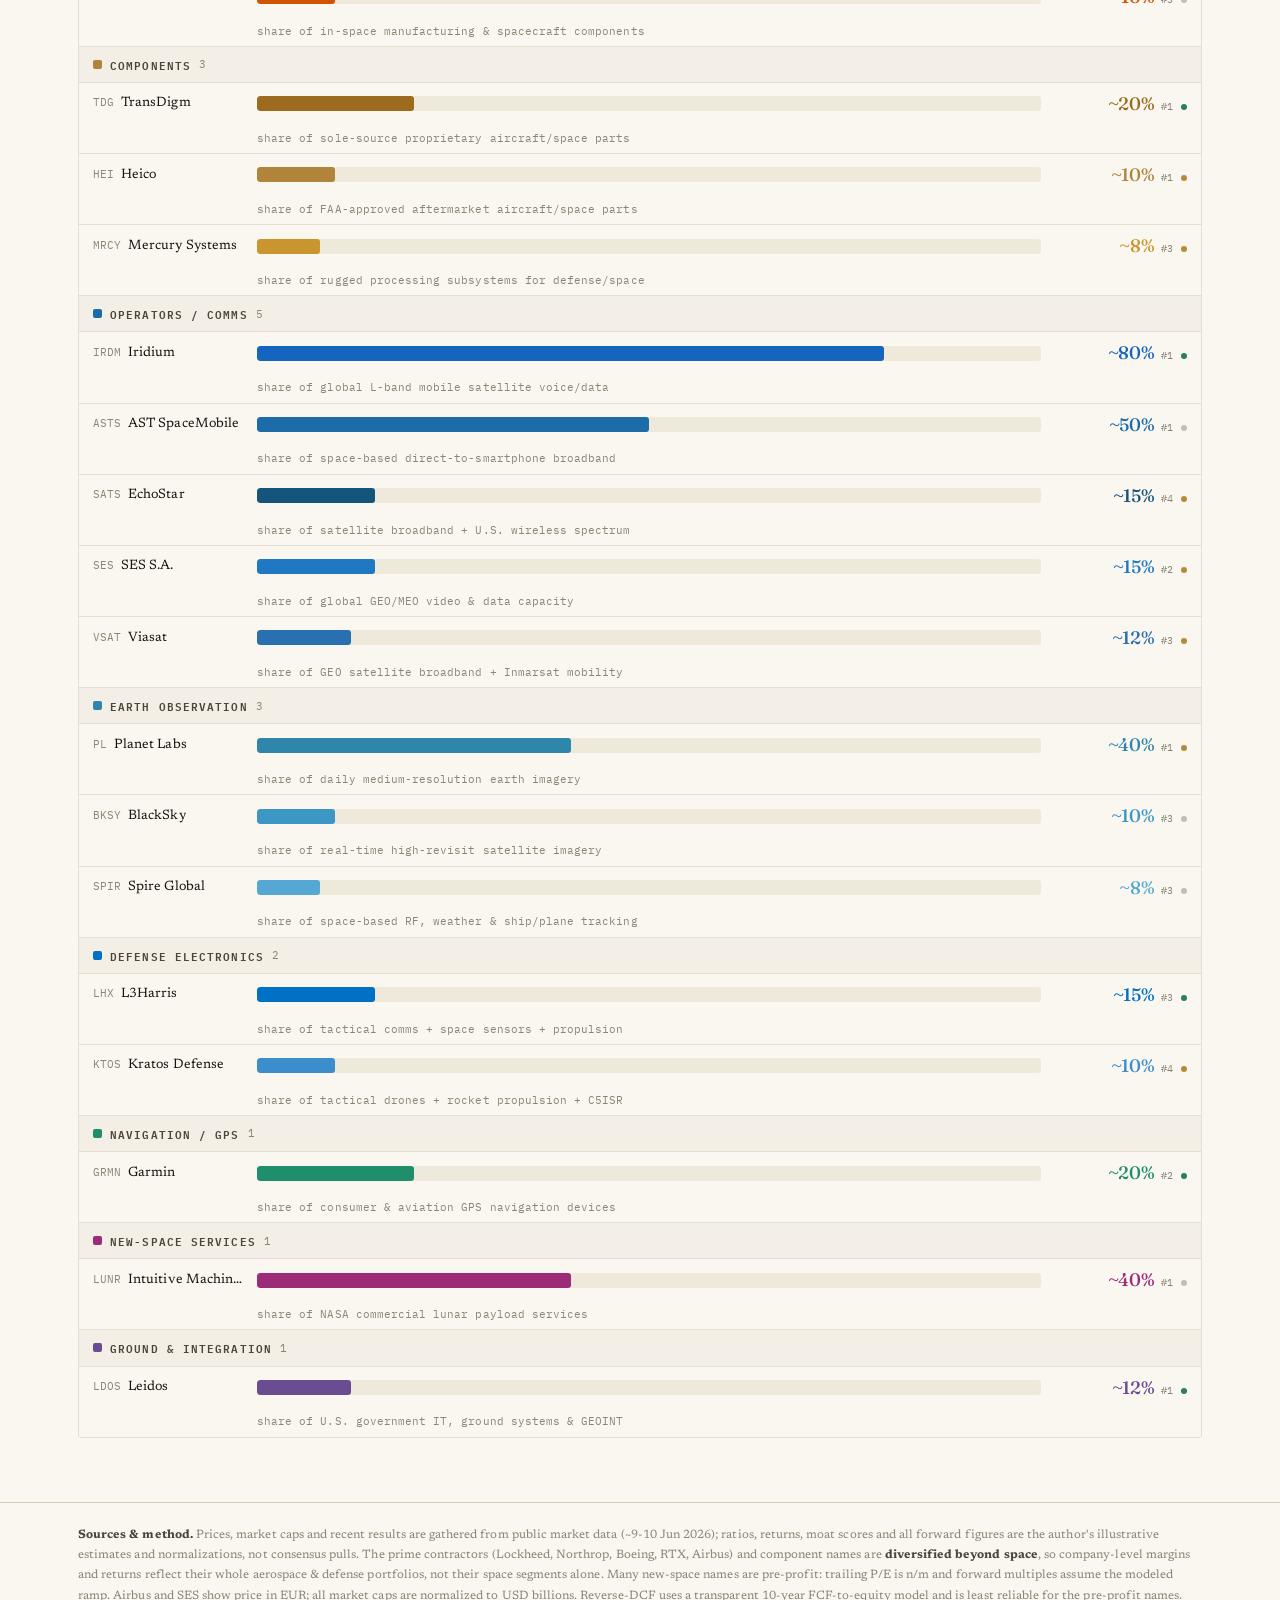
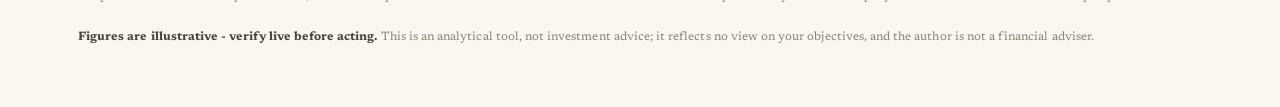
<file: space.html>
<!DOCTYPE html>
<html lang="en">
<head>
<meta charset="utf-8">
<meta name="viewport" content="width=device-width, initial-scale=1">
<title>Global Space Value Chain — 3-Year Comparison</title>
<link rel="preconnect" href="https://fonts.googleapis.com">
<link rel="preconnect" href="https://fonts.gstatic.com" crossorigin>
<link href="https://fonts.googleapis.com/css2?family=Fraunces:ital,opsz,wght@0,9..144,400;0,9..144,500;0,9..144,600;1,9..144,400&family=Newsreader:ital,opsz@0,6..72;1,6..72&family=IBM+Plex+Mono:wght@400;500;600&display=swap" rel="stylesheet">
<link rel="stylesheet" href="assets/styles.css">
</head>
<body>
<!-- Thin shell: the data file sets window.CONFIG, the shared engine renders it. -->
<script src="data/space.js"></script>
<script src="assets/engine.js"></script>
</body>
</html>
</file>
<file: assets/styles.css>
:root{
    --paper:#FAF7F0; --paper2:#F4EFE6; --ink:#16130E; --ink2:#4B463C; --ink3:#8B8576;
    --line:#E6DFD1; --line2:#D6CDB9; --hl:#EFE9DC; --good:#2E7D5B; --bad:#B23A48;
    --accent:#A8431F; --accent2:#C9742B; --gold:#B8893B;
    --mono:"IBM Plex Mono",ui-monospace,"SF Mono",Menlo,Consolas,monospace;
    --sans:"Newsreader",Georgia,"Times New Roman",serif;
    --display:"Fraunces",Georgia,serif;
    --ease:cubic-bezier(.22,.61,.36,1);
  }
  *{box-sizing:border-box}
  html{-webkit-text-size-adjust:100%;scroll-behavior:smooth}
  body{margin:0;background:var(--paper);color:var(--ink);font-family:var(--sans);
    line-height:1.55;font-size:16px;letter-spacing:.003em;
    background-image:radial-gradient(120% 80% at 80% -10%, #FBEEDD 0%, rgba(251,238,221,0) 42%),radial-gradient(100% 70% at -10% 0%, #F0EFE6 0%, rgba(240,239,230,0) 38%);
    background-attachment:fixed}
  /* fine grain overlay for paper texture */
  body::before{content:"";position:fixed;inset:0;z-index:9999;pointer-events:none;opacity:.025;
    background-image:url("data:image/svg+xml,%3Csvg xmlns='http://www.w3.org/2000/svg' width='120' height='120'%3E%3Cfilter id='n'%3E%3CfeTurbulence type='fractalNoise' baseFrequency='.9' numOctaves='2'/%3E%3C/filter%3E%3Crect width='100%25' height='100%25' filter='url(%23n)'/%3E%3C/svg%3E")}
  .wrap{max-width:1180px;margin:0 auto;padding:0 28px}
  a{color:inherit}
  h1,h2,h3{font-family:var(--display);font-weight:500;letter-spacing:-.015em;margin:0;font-optical-sizing:auto}
  .mono{font-family:var(--mono)}
  .sub{color:var(--ink2)}
  .muted{color:var(--ink3)}
  .num{font-family:var(--mono);font-variant-numeric:tabular-nums}

  /* ============================ HERO ============================ */
  header{position:relative;overflow:hidden;border-bottom:1px solid var(--line2);
    padding:70px 0 40px;margin-bottom:8px}
  /* animated flowing supply-chain lines behind the hero */
  .heroflow{position:absolute;inset:0;z-index:0;pointer-events:none;opacity:.5}
  .heroflow path{fill:none;stroke-width:1.5;stroke-linecap:round;
    stroke-dasharray:8 320;animation:flow 9s linear infinite}
  @keyframes flow{to{stroke-dashoffset:-328}}
  header .wrap{position:relative;z-index:1}
  .eyebrow{font-family:var(--mono);font-size:11.5px;letter-spacing:.22em;text-transform:uppercase;color:var(--accent);
    display:inline-flex;align-items:center;gap:9px}
  .eyebrow::before{content:"";width:26px;height:1px;background:var(--accent);display:inline-block}
  header h1{font-size:clamp(34px,6.5vw,68px);margin:18px 0 4px;line-height:1.02;font-weight:400;
    letter-spacing:-.025em;max-width:14ch}
  header h1 .lede{font-style:italic;color:var(--accent)}
  header h1 .tnum{font-family:var(--mono);font-weight:500;font-size:.62em;vertical-align:.06em;
    background:linear-gradient(100deg,var(--accent),var(--accent2));-webkit-background-clip:text;background-clip:text;-webkit-text-fill-color:transparent}
  header p{margin:20px 0 0;max-width:64ch;color:var(--ink2);font-size:17px;line-height:1.6}
  header p b{color:var(--ink);font-weight:600}
  /* count-up stat ribbon */
  .statrow{display:flex;flex-wrap:wrap;gap:34px;margin:30px 0 4px}
  .stat .sv{font-family:var(--display);font-size:34px;font-weight:500;line-height:1;letter-spacing:-.02em;
    font-variant-numeric:tabular-nums}
  .stat .sl{font-family:var(--mono);font-size:10.5px;letter-spacing:.12em;text-transform:uppercase;color:var(--ink3);margin-top:6px}
  .meta{display:flex;flex-wrap:wrap;gap:10px 22px;margin-top:26px;font-family:var(--mono);font-size:11.5px;color:var(--ink3)}
  .meta b{color:var(--ink2);font-weight:600}
  .scrollcue{margin-top:30px;font-family:var(--mono);font-size:11px;letter-spacing:.1em;text-transform:uppercase;color:var(--ink3);
    display:inline-flex;align-items:center;gap:8px}
  .scrollcue .arr{display:inline-block;animation:bob 1.8s var(--ease) infinite}
  @keyframes bob{0%,100%{transform:translateY(0)}50%{transform:translateY(4px)}}

  /* cross-page site nav (static at top; scrolls away so it never fights the sticky .gbar) */
  .sitenav{border-bottom:1px solid var(--line);background:var(--paper2)}
  .sitenav .wrap{display:flex;gap:3px;flex-wrap:wrap;padding:8px 28px}
  .sitenav a{font-family:var(--mono);font-size:11px;letter-spacing:.04em;text-transform:uppercase;
    color:var(--ink3);text-decoration:none;padding:5px 10px;border-radius:14px;white-space:nowrap;
    transition:background .12s,color .12s}
  .sitenav a:hover{background:var(--hl);color:var(--ink2)}
  .sitenav a.on{background:var(--ink);color:var(--paper)}
  @media(max-width:640px){ .sitenav .wrap{padding:7px 15px;gap:2px;overflow-x:auto;flex-wrap:nowrap}
    .sitenav a{font-size:10.5px;padding:4px 8px} }

  /* global control bar */
  .gbar{position:sticky;top:0;z-index:30;background:rgba(250,247,240,.86);
    backdrop-filter:blur(10px) saturate(1.2);border-bottom:1px solid var(--line);
    padding:10px 0;margin-bottom:30px;box-shadow:0 1px 0 rgba(0,0,0,.02)}
  .gbar .wrap{display:flex;align-items:center;gap:14px;flex-wrap:wrap}
  /* phone-only "Filters" disclosure — hidden on desktop, controls always shown */
  /* scoped under .gbar so it beats the .gbar .wrap base rule on specificity */
  .gbar .gbarhead{display:none}
  .filterstoggle{display:inline-flex;align-items:center;gap:8px;background:none;border:0;cursor:pointer;padding:2px 0;color:var(--ink2)}
  .filterstoggle .caret{font-family:var(--mono);font-size:11px;color:var(--ink3);transition:transform .18s var(--ease)}
  .gbar.filters-open .filterstoggle .caret{transform:rotate(90deg)}
  .glabel{font-family:var(--mono);font-size:10.5px;letter-spacing:.14em;text-transform:uppercase;color:var(--ink3)}
  .chips{display:flex;gap:6px;flex-wrap:wrap}
  .chip{font-family:var(--mono);font-size:12px;border:1px solid var(--line2);background:#fff;
    border-radius:20px;padding:4px 10px;cursor:pointer;display:flex;align-items:center;gap:6px;
    transition:transform .14s var(--ease),box-shadow .14s,background .12s,opacity .12s;user-select:none}
  .chip .dot{width:9px;height:9px;border-radius:50%;flex:none;transition:transform .14s var(--ease)}
  .chip.off{opacity:.34;background:var(--hl)}
  .chip:hover{background:#fff;transform:translateY(-1px);box-shadow:0 3px 10px rgba(20,16,8,.09)}
  .chip:hover .dot{transform:scale(1.25)}
  .seg{display:inline-flex;border:1px solid var(--line2);border-radius:20px;overflow:hidden;background:#fff}
  .seg button{font-family:var(--mono);font-size:11.5px;border:0;background:transparent;padding:5px 12px;cursor:pointer;color:var(--ink2);
    transition:color .15s,background .25s var(--ease)}
  .seg button.active{background:var(--ink);color:var(--paper)}
  .seg button:not(.active):hover{background:var(--hl)}
  .seg button:not(:last-child){border-right:1px solid var(--line2)}
  .spacer{flex:1}

  /* supply-chain layer filter */
  .layers{display:flex;gap:5px;flex-wrap:wrap}
  .lchip{font-family:var(--mono);font-size:11px;letter-spacing:.04em;text-transform:uppercase;
    border:1px solid var(--line2);background:#fff;border-radius:11px;padding:3px 10px;cursor:pointer;
    color:var(--ink2);transition:background .12s,color .12s,opacity .12s;user-select:none}
  .lchip:hover{background:var(--hl)}
  .lchip.active{background:var(--ink);color:var(--paper);border-color:var(--ink)}
  /* partial = some of the layer's names selected (multiselect / fine-tuned) */
  .lchip.partial{border-color:var(--ink);color:var(--ink);
    background:linear-gradient(135deg,var(--hl) 0%,var(--hl) 50%,#fff 50%,#fff 100%)}
  .lchip.allchip{font-weight:600}

  /* collapsible ticker bar */
  .tickerbar{display:flex;align-items:center;gap:12px;flex-wrap:wrap;margin-top:8px}
  .tktoggle{display:inline-flex;align-items:center;gap:8px;background:none;border:0;cursor:pointer;padding:2px 0;color:var(--ink2)}
  .tktoggle .caret{font-family:var(--mono);font-size:11px;color:var(--ink3);transition:transform .18s var(--ease)}
  .tktoggle[aria-expanded="true"] .caret{transform:rotate(90deg)}
  .tksum{font-family:var(--mono);font-size:11.5px;color:var(--ink3)}
  .tksum b{color:var(--accent);font-weight:600}
  .tksearch{font-family:var(--mono);font-size:12px;color:var(--ink);background:#fff;
    border:1px solid var(--line2);border-radius:20px;padding:4px 12px;width:160px;outline:none;
    transition:border-color .15s,box-shadow .15s,width .2s var(--ease)}
  .tksearch:focus{border-color:var(--accent);box-shadow:0 0 0 3px rgba(168,67,31,.1);width:200px}
  .tklink{font-family:var(--mono);font-size:11px;letter-spacing:.04em;text-transform:uppercase;
    background:none;border:0;color:var(--ink3);cursor:pointer;padding:3px 4px}
  .tklink:hover{color:var(--accent)}
  /* expanding panel */
  .tkpanel{overflow:hidden;max-height:0;opacity:0;transition:max-height .28s var(--ease),opacity .2s,margin .28s var(--ease);margin-top:0}
  .tkpanel.open{max-height:240px;opacity:1;margin-top:10px}
  .chips{display:flex;gap:6px;flex-wrap:wrap;max-height:210px;overflow-y:auto;padding:1px 1px 6px}
  .chip.hide{display:none}
  .chip mark{background:rgba(168,67,31,.18);color:inherit;border-radius:2px;padding:0 1px}
  .chipsempty{font-family:var(--mono);font-size:12px;padding:6px 2px}

  /* supply-chain map tiles */
  .laytiles{display:grid;grid-template-columns:repeat(auto-fill,minmax(168px,1fr));gap:1px;background:var(--line);border:1px solid var(--line)}
  .laytile{background:var(--paper);padding:12px 14px 13px;cursor:pointer;position:relative;
    transition:transform .16s var(--ease),box-shadow .16s,background .12s}
  .laytile:hover{background:#fff;transform:translateY(-2px);box-shadow:0 8px 22px -8px rgba(20,16,8,.16);z-index:2}
  .laytile .scwrap .v{font-family:var(--display)!important;font-weight:500}
  .laytile.active{background:var(--hl);box-shadow:inset 3px 0 0 var(--ink)}
  .laytile.partial{box-shadow:inset 3px 0 0 var(--line2)}
  .laytile.empty{opacity:.4}
  .laytile.empty:hover{opacity:.7}
  .laytile .lh{display:flex;align-items:center;gap:7px;margin-bottom:9px}
  .laytile .lh .sw{width:9px;height:9px;border-radius:2px;flex:none}
  .laytile .lh .nm{font-size:12.5px;font-weight:650;line-height:1.1}
  .laytile .lh .ct{margin-left:auto;font-family:var(--mono);font-size:10.5px;color:var(--ink3)}
  .laytile .scwrap{display:flex;align-items:baseline;gap:6px;margin-bottom:8px}
  .laytile .scwrap .v{font-family:var(--mono);font-size:21px;font-weight:600;font-variant-numeric:tabular-nums;line-height:1}
  .laytile .scwrap .l{font-family:var(--mono);font-size:9px;letter-spacing:.08em;text-transform:uppercase;color:var(--ink3)}
  .laytile .track{height:4px;background:var(--hl);border-radius:2px;overflow:hidden;margin-bottom:9px}
  .laytile .track .fill{height:100%;border-radius:2px}
  .laytile .stats{display:flex;gap:12px;font-family:var(--mono);font-size:10.5px;color:var(--ink2)}
  .laytile .stats b{color:var(--ink);font-weight:600}
  .laytile .stats .k{color:var(--ink3)}

  /* market-share view */
  .shareview{border:1px solid var(--line);border-radius:3px;overflow:hidden}
  .sharegrp{border-top:1px solid var(--line)}
  .sharegrp:first-child{border-top:0}
  .sharegrp .gh{display:flex;align-items:center;gap:8px;padding:9px 14px;background:var(--paper2)}
  .sharegrp .gh .sw{width:9px;height:9px;border-radius:2px;flex:none}
  .sharegrp .gh .nm{font-family:var(--mono);font-size:11px;letter-spacing:.1em;text-transform:uppercase;color:var(--ink2);font-weight:600}
  .sharegrp .gh .ct{font-family:var(--mono);font-size:10.5px;color:var(--ink3)}
  .srow{display:grid;grid-template-columns:150px 1fr 132px;align-items:center;gap:14px;padding:7px 14px;border-top:1px solid var(--line);transition:background .12s}
  .srow:hover{background:var(--hl)}
  .srow .lab{display:flex;align-items:baseline;gap:7px;min-width:0}
  .srow .lab .tk{font-family:var(--mono);font-size:11px;color:var(--ink3);flex:none}
  .srow .lab .nm{font-size:13.5px;white-space:nowrap;overflow:hidden;text-overflow:ellipsis}
  .srow .strack{height:15px;background:var(--hl);border-radius:3px;overflow:hidden;position:relative}
  .srow .sfill{height:100%;border-radius:3px;transition:width .7s var(--ease)}
  .srow .sfill.na{background:repeating-linear-gradient(45deg,var(--line2),var(--line2) 4px,transparent 4px,transparent 8px);width:100%!important;opacity:.5}
  .srow .sright{display:flex;align-items:baseline;gap:6px;justify-content:flex-end}
  .srow .sright .pv{font-family:var(--display);font-size:18px;font-weight:500;font-variant-numeric:tabular-nums;letter-spacing:-.01em}
  .srow .sright .rk{font-family:var(--mono);font-size:10px;color:var(--ink3)}
  .srow .mkt{grid-column:2 / span 2;font-family:var(--mono);font-size:10.5px;color:var(--ink3);margin-top:-2px}
  .srow .conf{display:inline-block;width:6px;height:6px;border-radius:50%;flex:none;margin-left:2px}
  .conf.high{background:var(--good)} .conf.medium{background:var(--gold)} .conf.low{background:var(--ink3);opacity:.5}
  @media(max-width:640px){ .srow{grid-template-columns:1fr 88px;gap:8px} .srow .strack{grid-column:1 / span 2;grid-row:2}
    .srow .lab{grid-column:1;grid-row:1} .srow .sright{grid-column:2;grid-row:1} .srow .mkt{grid-column:1 / span 2;grid-row:3} }

  section{margin:0 0 64px}
  .secnum{font-family:var(--mono);font-size:12px;color:var(--accent);letter-spacing:.1em;font-weight:600}
  .sechead{display:flex;align-items:baseline;gap:14px;border-bottom:1px solid var(--line);padding-bottom:11px;margin-bottom:8px}
  .sechead h2{font-size:25px;font-weight:400;letter-spacing:-.02em}
  .caption{font-size:14.5px;color:var(--ink2);margin:0 0 24px;max-width:80ch;line-height:1.6}
  .caption .dec{color:var(--ink);font-weight:600;font-family:var(--mono);font-size:12.5px;letter-spacing:.02em}

  /* ============================ MOTION ============================ */
  /* scroll-reveal: elements lift+fade into place */
  .reveal{opacity:0;transform:translateY(18px);transition:opacity .7s var(--ease),transform .7s var(--ease);
    transition-delay:var(--d,0s)}
  .reveal.in{opacity:1;transform:none}
  @media(prefers-reduced-motion:reduce){
    .reveal{opacity:1;transform:none;transition:none}
    .heroflow path,.scrollcue .arr{animation:none}
    *{scroll-behavior:auto}
  }

  /* thesis strip */
  .cards{display:grid;grid-template-columns:repeat(auto-fill,minmax(330px,1fr));gap:1px;background:var(--line);border:1px solid var(--line)}
  .card{background:var(--paper);padding:0;position:relative;transition:transform .18s var(--ease),box-shadow .18s,z-index 0s}
  .card:hover{transform:translateY(-3px);box-shadow:0 10px 30px -8px rgba(20,16,8,.18);z-index:2}
  .card .top{display:flex;align-items:center;gap:11px;padding:15px 16px;cursor:pointer}
  .card .bar{width:4px;align-self:stretch;border-radius:2px;flex:none;transition:width .18s var(--ease)}
  .card:hover .bar{width:6px}
  .card .tk{font-family:var(--mono);font-size:11.5px;color:var(--ink3)}
  .card .nm{font-family:var(--display);font-weight:500;font-size:17px;line-height:1.12;letter-spacing:-.01em}
  .card .bz{font-size:12px;color:var(--ink3);margin-top:1px}
  .card .sc{margin-left:auto;text-align:right;flex:none}
  .card .sc .v{font-family:var(--display);font-size:23px;font-weight:500;font-variant-numeric:tabular-nums;letter-spacing:-.02em}
  .card .sc .l{font-family:var(--mono);font-size:9.5px;letter-spacing:.1em;color:var(--ink3);text-transform:uppercase}
  .card .body{padding:0 16px 16px 31px;display:none}
  .card.open .body{display:block}
  .card .price{font-family:var(--mono);font-size:12.5px;color:var(--ink2);margin:2px 0 10px}
  .card .price b{color:var(--ink)}
  .card .th{font-size:13.5px;color:var(--ink2);margin:0}
  .card .caret{color:var(--ink3);font-family:var(--mono);font-size:12px;transition:transform .15s}
  .card.open .caret{transform:rotate(90deg)}

  /* layout helpers */
  .grid2{display:grid;grid-template-columns:1.05fr .95fr;gap:34px;align-items:start}
  @media(max-width:880px){.grid2{grid-template-columns:1fr}}
  figure{margin:0}
  .panel{border:1px solid var(--line);background:#fff;border-radius:3px;padding:16px}

  svg{display:block;width:100%;height:auto;overflow:visible}
  .axislbl{font-family:var(--mono);font-size:10.5px;fill:var(--ink3)}
  .gridln{stroke:var(--line);stroke-width:1}
  .gridln2{stroke:var(--line2);stroke-width:1}
  .medln{stroke:var(--ink3);stroke-width:1;stroke-dasharray:3 3}
  .medlbl{font-family:var(--mono);font-size:9.5px;fill:var(--ink3)}

  /* radar legend */
  .rlegend{display:flex;flex-direction:column;gap:3px;margin-top:6px}
  .rrow{display:flex;align-items:center;gap:9px;font-family:var(--mono);font-size:12px;padding:3px 5px;cursor:pointer;border-radius:2px}
  .rrow:hover{background:var(--hl)}
  .rrow.off{opacity:.34}
  .rrow .dot{width:10px;height:10px;border-radius:50%;flex:none}
  .rrow .nm{flex:1;color:var(--ink2)}
  .rrow .v{font-weight:600;font-variant-numeric:tabular-nums}

  /* heatmap */
  .tablewrap{overflow-x:auto;border:1px solid var(--line);border-radius:3px}
  table{border-collapse:collapse;width:100%;font-size:12.5px}
  th,td{padding:7px 9px;text-align:right;white-space:nowrap;border-bottom:1px solid var(--line)}
  thead th{position:sticky;top:0;background:var(--paper);font-family:var(--mono);font-size:11px;
    font-weight:600;cursor:pointer;border-bottom:1px solid var(--line2);user-select:none}
  thead th.metric, td.metric{text-align:left;position:sticky;left:0;background:var(--paper);z-index:2;
    font-family:var(--sans);color:var(--ink2);min-width:188px}
  thead th.metric{z-index:3}
  th .tkdot{display:inline-block;width:8px;height:8px;border-radius:50%;margin-right:5px;vertical-align:middle}
  td.cell{font-family:var(--mono);font-variant-numeric:tabular-nums;color:#1b1d22}
  td.cell.dim{opacity:.28}
  .metric .hint{display:block;font-family:var(--mono);font-size:9.5px;color:var(--ink3);font-weight:400}
  .sortcue{color:var(--ink3);font-size:9px}

  /* dcf */
  .dcf{display:grid;grid-template-columns:1fr 1fr;gap:30px;align-items:start}
  @media(max-width:880px){.dcf{grid-template-columns:1fr}}
  .sliders{display:flex;flex-direction:column;gap:15px}
  .sld label{display:flex;justify-content:space-between;font-family:var(--mono);font-size:12px;color:var(--ink2);margin-bottom:4px}
  .sld label .val{color:var(--ink);font-weight:600}
  input[type=range]{width:100%;accent-color:var(--ink);height:3px}
  .dcfout{border:1px solid var(--line);border-radius:3px;padding:0;overflow:hidden}
  .dcfrow{display:flex;justify-content:space-between;padding:12px 16px;border-bottom:1px solid var(--line);font-size:13px}
  .dcfrow:last-child{border-bottom:0}
  .dcfrow .k{color:var(--ink2)}
  .dcfrow .v{font-family:var(--mono);font-weight:600;font-variant-numeric:tabular-nums}
  .dcfrow.big{background:var(--hl)}
  .dcfrow.big .v{font-size:17px}
  .verdict-fv{font-family:var(--mono);font-size:12px;padding:3px 8px;border-radius:2px}
  .up{color:var(--good)} .down{color:var(--bad)}
  .impl{font-size:12.5px;color:var(--ink2);padding:13px 16px;background:#fff;border-top:1px solid var(--line)}
  .impl b{font-family:var(--mono)}

  /* verdict */
  .vbars{display:flex;flex-direction:column;gap:0;border:1px solid var(--line);border-radius:3px;overflow:hidden}
  .vbar{display:grid;grid-template-columns:150px 1fr 56px;align-items:center;gap:14px;padding:11px 16px;border-bottom:1px solid var(--line);position:relative}
  .vbar:last-child{border-bottom:0}
  .vbar:hover{background:var(--hl)}
  .vbar .lab{display:flex;align-items:center;gap:9px;font-size:13.5px}
  .vbar .lab .dot{width:11px;height:11px;border-radius:50%;flex:none}
  .vbar .lab .rk{font-family:var(--mono);font-size:11px;color:var(--ink3);width:16px}
  .track{height:13px;background:var(--hl);border-radius:2px;overflow:hidden}
  .fill{height:100%;border-radius:2px;transition:width .35s ease}
  .vbar .sc{font-family:var(--mono);font-weight:600;text-align:right;font-variant-numeric:tabular-nums}
  .vbar .pop{display:none;position:absolute;left:166px;right:72px;bottom:calc(100% - 4px);
    background:var(--ink);color:var(--paper);padding:9px 12px;border-radius:3px;font-size:12px;line-height:1.45;z-index:20;box-shadow:0 6px 22px rgba(0,0,0,.18)}
  .vbar:hover .pop{display:block}
  .vbar .pop .bp{display:block;margin:2px 0}
  .vbar .pop .bull{color:#9fe6c4} .vbar .pop .bear{color:#f4b0ba}
  .wexpl{font-family:var(--mono);font-size:11px;color:var(--ink3);margin:0 0 14px;line-height:1.7}
  .wexpl b{color:var(--ink2)}
  .morebtn{display:block;width:100%;margin-top:8px;font-family:var(--mono);font-size:11.5px;color:var(--ink2);
    background:#fff;border:1px solid var(--line2);border-radius:2px;padding:8px;cursor:pointer}
  .morebtn:hover{background:var(--hl)}
  .morebtn[hidden]{display:none}

  footer{border-top:1px solid var(--line2);margin-top:18px;padding:22px 0 60px;font-size:12px;color:var(--ink3);line-height:1.7}
  footer b{color:var(--ink2)}
  .flag{background:#FBF4E6;border:1px solid #E8D9B0;border-radius:3px;padding:12px 15px;font-size:13px;color:#6b5a2e;margin:18px 0 0}
  .flag b{color:#5a4a22}

  /* ============================ RESPONSIVE ============================ */
  /* Tablet / small laptop */
  @media(max-width:900px){
    .wrap{padding:0 20px}
    header{padding:34px 0 22px}
    header h1{font-size:25px}
    .cards{grid-template-columns:repeat(auto-fill,minmax(280px,1fr))}
  }

  /* Phone */
  @media(max-width:640px){
    body{font-size:14px}
    .wrap{padding:0 15px}
    header{padding:26px 0 18px}
    header h1{font-size:21px;margin:8px 0 6px}
    header p{font-size:13.5px}
    .meta{gap:10px 16px;margin-top:12px}

    /* control bar: stack into labelled rows instead of one cramped line */
    .gbar{padding:8px 0;margin-bottom:22px}
    .gbar .wrap{gap:9px}
    .gbar .spacer{display:none}
    .glabel{width:100%;margin-bottom:-3px}
    .chips{gap:5px}
    .chip{font-size:11.5px;padding:4px 8px}
    .seg{flex-wrap:wrap}
    /* collapse the filter controls behind the "Filters" toggle so the pinned bar is one row */
    /* all scoped under .gbar to outrank the (0,2,0) .gbar .wrap base rule */
    .gbar .gbarhead{display:flex}
    .gbar .gbarctrl,.gbar .tickerbar,.gbar .tkpanel{display:none}
    .gbar.filters-open .gbarctrl{display:flex}
    .gbar.filters-open .tickerbar{display:flex}
    /* ticker chip panel: show only when its own toggle is open and filters are expanded */
    .gbar.filters-open .tkpanel.open{display:flex}
    .gbarhead .glabel{width:auto;margin-bottom:0}
    .tksum,.filterstoggle .tksum{width:auto}

    section{margin:0 0 40px}
    .sechead{gap:10px}
    .sechead h2{font-size:16px}
    .caption{font-size:12.5px;margin-bottom:18px}

    /* stack the two-column blocks (radar + legend, dcf) */
    .grid2,.dcf{grid-template-columns:1fr;gap:22px}

    .card .top{padding:12px 13px;gap:9px}
    .card .body{padding:0 13px 14px 26px}

    .panel{padding:12px}

    /* heatmap: stop the 188px metric column dominating the screen; tighten cells so more fit */
    #heat{font-size:11px}
    #heat th,#heat td{padding:5px 6px}
    thead th.metric,td.metric{min-width:96px;max-width:116px;white-space:normal;line-height:1.2}
    #heat .metric .hint{display:none}
    .tablewrap{-webkit-overflow-scrolling:touch}

    /* verdict: drop the wide fixed label column; let the bar use full width */
    .vbar{grid-template-columns:1fr 64px;grid-template-rows:auto auto;gap:5px 10px;padding:11px 13px}
    .vbar .lab{grid-column:1;grid-row:1;font-size:13px}
    .vbar .sc{grid-column:2;grid-row:1;align-self:center}
    .vbar .track{grid-column:1 / span 2;grid-row:2}
    /* popover: position inline (full width) and let it open on tap via .show */
    .vbar .pop{left:13px;right:13px;bottom:auto;top:calc(100% - 2px);position:absolute}
    .vbar:hover .pop{display:none}            /* hover is unreliable on touch */
    .vbar.show .pop{display:block}

    footer{padding:18px 0 48px}
    .flag{font-size:12.5px;padding:10px 12px}
  }

  /* Devices that can't hover (touch): make verdict bars tap-to-reveal everywhere */
  @media(hover:none){
    .vbar{cursor:pointer}
    .vbar:hover .pop{display:none}
    .vbar.show .pop{display:block}
  }

  /* ========================= BACK TO TOP ========================= */
  .totop{position:fixed;right:24px;bottom:24px;z-index:200;
    width:46px;height:46px;display:grid;place-items:center;
    border:1px solid var(--line2);border-radius:50%;
    background:var(--paper);color:var(--accent);cursor:pointer;
    box-shadow:0 4px 16px rgba(22,19,14,.14);
    opacity:0;transform:translateY(10px) scale(.92);pointer-events:none;
    transition:opacity .3s var(--ease),transform .3s var(--ease),background .2s,color .2s,border-color .2s}
  .totop svg{width:20px;height:20px;display:block}
  .totop:hover{background:var(--accent);color:var(--paper);border-color:var(--accent)}
  .totop:focus-visible{outline:2px solid var(--accent);outline-offset:3px}
  .totop.show{opacity:1;transform:none;pointer-events:auto}
  @media(max-width:600px){.totop{right:16px;bottom:16px;width:42px;height:42px}}
  @media(prefers-reduced-motion:reduce){.totop{transition:opacity .2s}}
</file>
